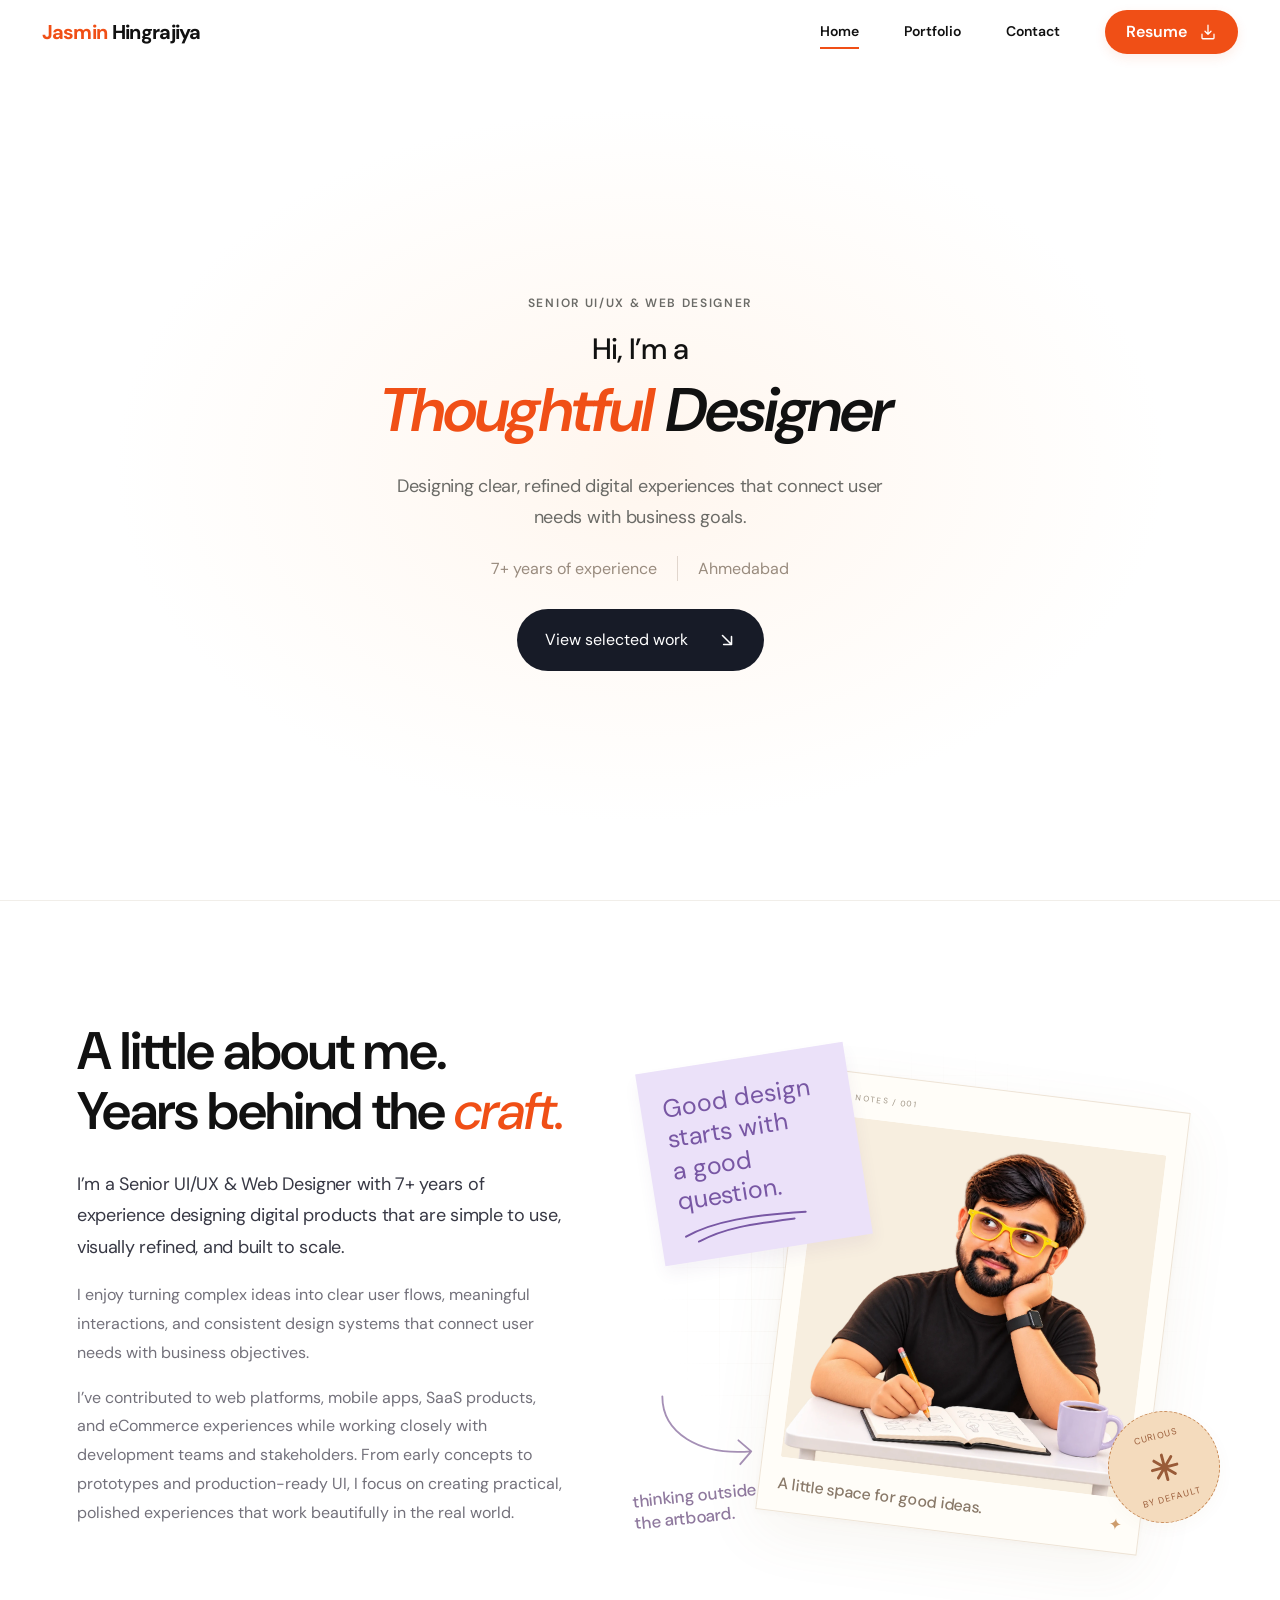
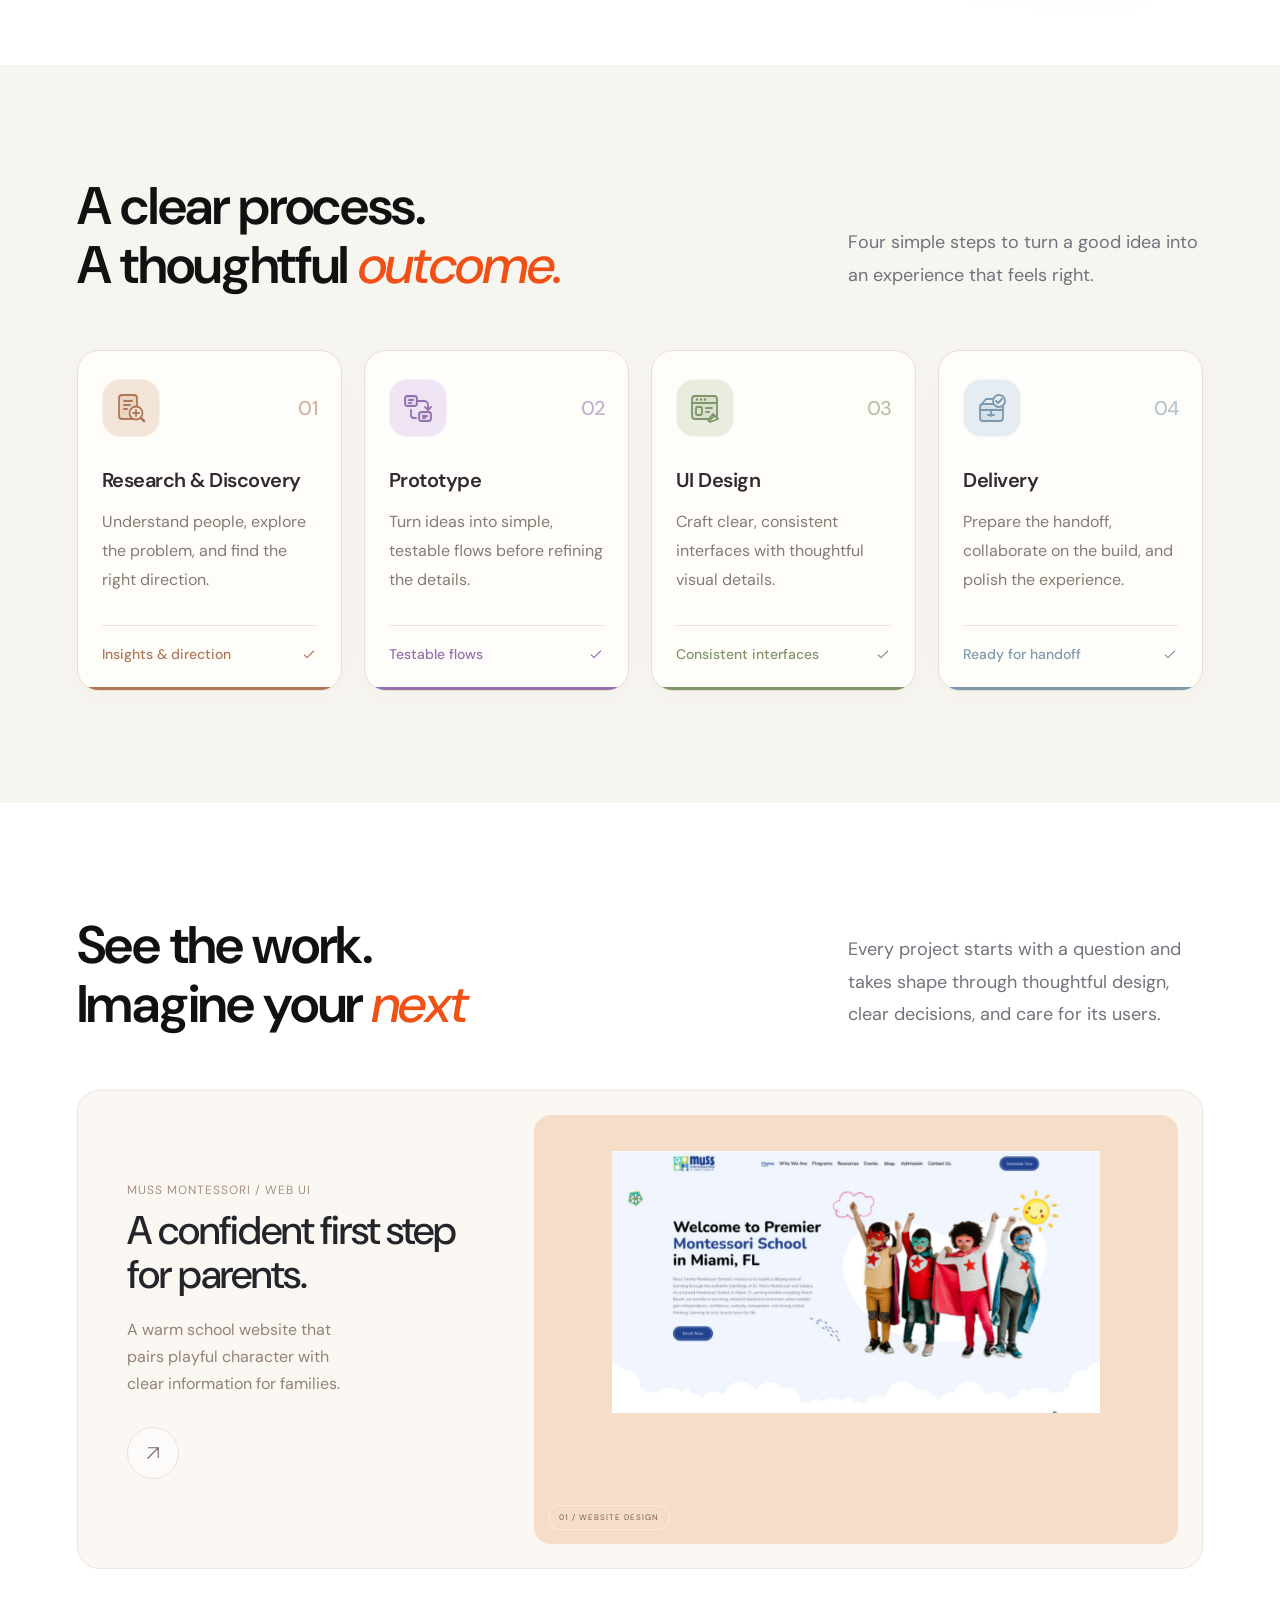
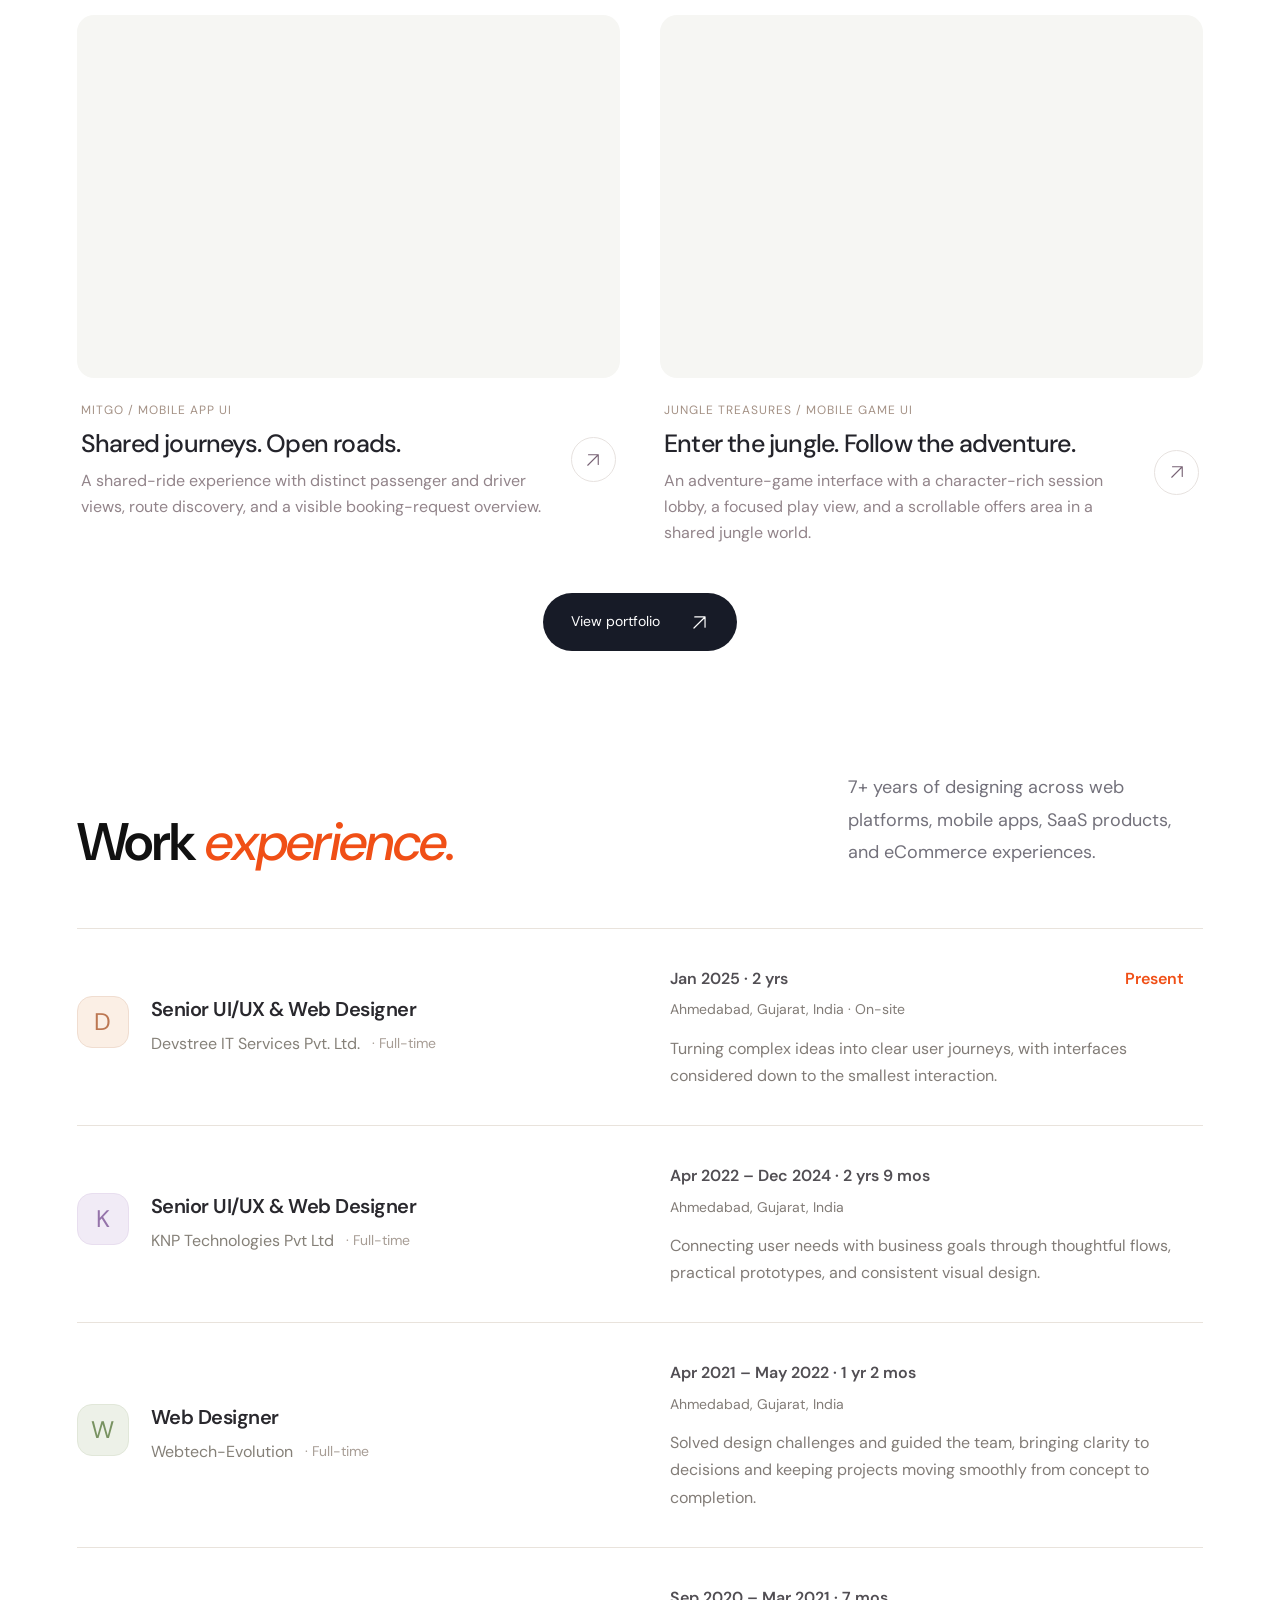
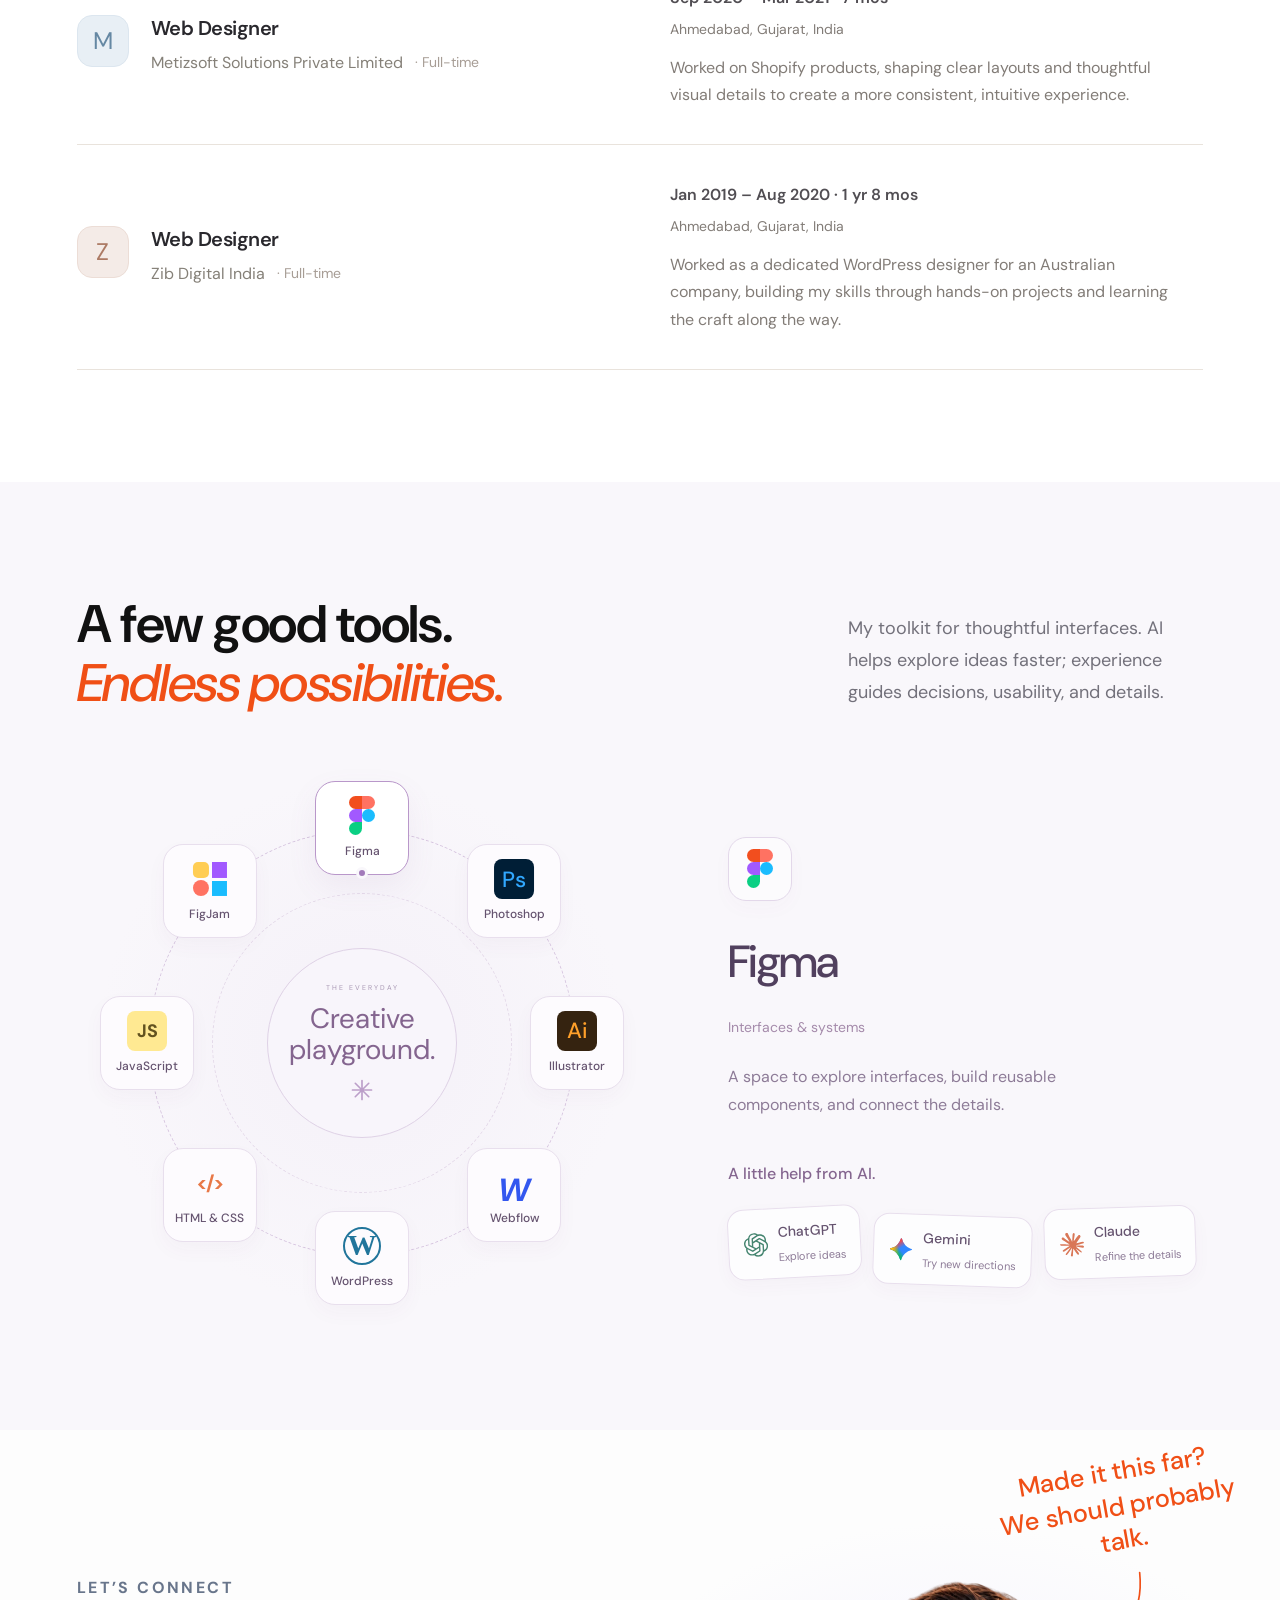
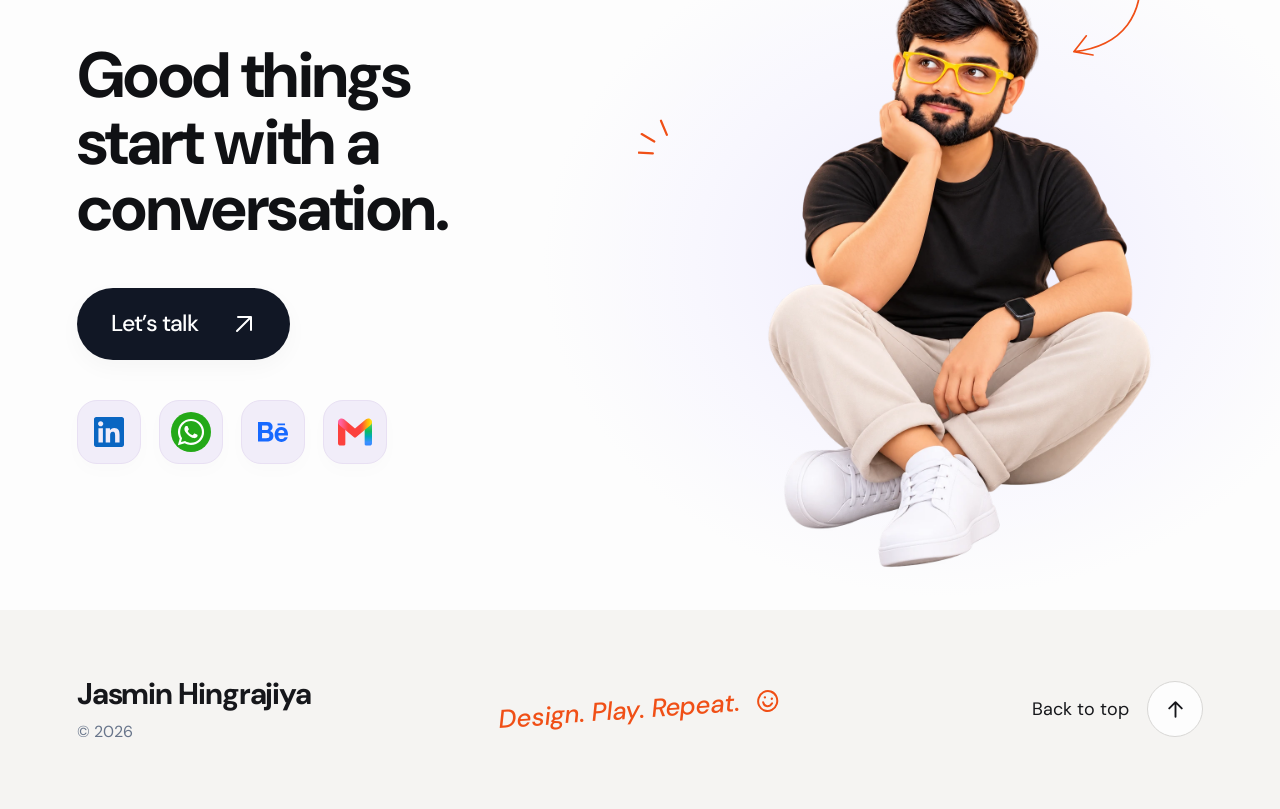
<file: index.html>
<!doctype html>
<html lang="en">
  <head>
    <meta charset="utf-8">
    <meta name="viewport" content="width=device-width, initial-scale=1">
    <title>Jasmin Hingrajiya | Portfolio</title>
    <meta name="description" content="Jasmin Hingrajiya is a Senior UI/UX &amp; Web Designer based in Ahmedabad with 7+ years of experience across web, mobile, SaaS, and eCommerce.">
    <meta name="robots" content="index, follow">
    <meta name="theme-color" content="#ffffff">
    <meta property="og:type" content="website">
    <meta property="og:title" content="Jasmin Hingrajiya | Portfolio">
    <meta property="og:description" content="Jasmin Hingrajiya is a Senior UI/UX &amp; Web Designer based in Ahmedabad with 7+ years of experience across web, mobile, SaaS, and eCommerce.">
    <meta name="twitter:card" content="summary">
    <meta name="twitter:title" content="Jasmin Hingrajiya | Portfolio">
    <meta name="twitter:description" content="Jasmin Hingrajiya is a Senior UI/UX &amp; Web Designer based in Ahmedabad with 7+ years of experience across web, mobile, SaaS, and eCommerce.">
    <!-- Add a canonical URL and absolute social image URL once the domain is confirmed. -->
    <link rel="icon" href="assets/images/favicon.svg" type="image/svg+xml">
    <link rel="preload" href="assets/fonts/DM-Sans-Variable.woff2" as="font" type="font/woff2" crossorigin>
    <link rel="stylesheet" href="assets/css/global.css">
    <link rel="stylesheet" href="assets/css/connect.css">
    <link rel="stylesheet" href="assets/css/home.css">
    <link rel="stylesheet" href="assets/css/mobile-projects.css">
    <link rel="stylesheet" href="assets/css/game-projects.css">
    <script id="profile-structured-data" type="application/ld+json">{"@context": "https://schema.org", "@type": "Person", "name": "Jasmin Hingrajiya", "jobTitle": "Senior UI/UX & Web Designer", "description": "Jasmin Hingrajiya is a Senior UI/UX & Web Designer based in Ahmedabad with 7+ years of experience across web, mobile, SaaS, and eCommerce.", "address": {"@type": "PostalAddress", "addressLocality": "Ahmedabad"}, "sameAs": ["https://www.linkedin.com/in/hingrajiya-jasmin-17271a164/"], "knowsAbout": ["UI/UX design", "Web design", "User flows", "Interaction design", "Design systems", "Prototyping", "SaaS design", "eCommerce design"]}</script>
  </head>
  <body>
    <a class="skip-link" href="#main">Skip to content</a>
    <header class="site-header">
      <a class="brand" href="index.html" aria-label="Jasmin Hingrajiya home">Jasmin<span class="brand-lastname"> Hingrajiya</span></a>
      <nav aria-label="Main navigation">
        <a class="nav-link is-active" href="index.html" aria-current="page">Home</a>
        <a class="nav-link" href="portfolio.html">Portfolio</a>
        <a class="nav-link" href="contact.html">Contact</a>
        <a class="resume-download" href="assets/documents/jasmin-hingrajiya-resume.pdf" download="Jasmin-Hingrajiya-Resume.pdf">Resume <svg width="17" height="17" viewBox="0 0 24 24" fill="none" aria-hidden="true"><path d="M12 3v12m-4-4 4 4 4-4M4 15v5a1 1 0 0 0 1 1h14a1 1 0 0 0 1-1v-5" stroke="currentColor" stroke-width="1.7" stroke-linecap="round" stroke-linejoin="round"/></svg></a>
      </nav>
    </header>

    <main id="main">
      <section id="home" class="hero personalized-hero" aria-labelledby="hero-title">
        <div class="hero-characters" aria-hidden="true">
          <figure class="character character-thinking">
            <img src="assets/images/hero-thinking.webp" width="640" height="640" alt="" fetchpriority="high">
            <figcaption>“Which problem<br>deserves solving?”<span class="note-line note-purple"></span></figcaption>
          </figure>
          <figure class="character character-writing">
            <img src="assets/images/hero-writing.webp" width="640" height="640" alt="">
            <figcaption>“Let’s try the<br>shorter path.”<span class="note-line note-green"></span></figcaption>
          </figure>
          <figure class="character character-laptop">
            <img src="assets/images/hero-laptop.webp" width="640" height="640" alt="">
            <figcaption>“Make the next<br>move obvious.”<span class="note-line note-orange"></span></figcaption>
          </figure>
          <figure class="character character-detail">
            <img src="assets/images/hero-detail.webp" width="640" height="640" alt="">
            <figcaption>“That gap changes<br>the rhythm.”<span class="note-line note-purple"></span></figcaption>
          </figure>
        </div>
        <div class="hero-content">
          <p class="hero-eyebrow">Senior UI/UX &amp; Web Designer</p>
          <div class="hero-headline-wrap">
            <h1 id="hero-title" class="rotating-headline">
              <span class="headline-accessible">Thoughtful UI/UX and product design by Jasmin Hingrajiya</span>
              <span class="headline-phrases" aria-hidden="true"><span class="headline-greeting">Hi, I’m a</span>
                <span class="headline-role-slot"><span class="headline-role-measure"><span>Thoughtful Designer</span><span>Creative Problem Solver</span><span>Strategic Design Partner</span><span>Detail-Driven Designer</span></span><em class="headline-role" data-roles='["Thoughtful Designer","Creative Problem Solver","Strategic Design Partner","Detail-Driven Designer"]'><span class="headline-role-prefix">Thoughtful</span> <span class="headline-role-title">Designer</span></em></span>
              </span>
            </h1>
          </div>
          <p class="intro">Designing clear, refined digital experiences that connect user needs with business goals.</p>
          <p class="hero-profile-details"><span>7+ years of experience</span><span>Ahmedabad</span></p>
          <a class="portfolio-button" href="#projects">View selected work <svg aria-hidden="true" width="18" height="18" viewBox="0 0 16 16" fill="none"><path d="m4 4 8 8M5 12h7V5" stroke="currentColor" stroke-width="1.4" stroke-linecap="round" stroke-linejoin="round"/></svg></a>
        </div>
      </section>

      <section id="about" class="editorial-section about-section" aria-labelledby="about-title">
        <div class="content-shell">
          <div class="about-grid">
            <div class="about-copy reveal">
              <h2 id="about-title" class="section-title">A little about me.<br>Years behind the <em>craft.</em></h2>
              <p class="section-lead">I’m a Senior UI/UX &amp; Web Designer with 7+ years of experience designing digital products that are simple to use, visually refined, and built to scale.</p>
              <p class="body-copy">I enjoy turning complex ideas into clear user flows, meaningful interactions, and consistent design systems that connect user needs with business objectives.</p>
              <p class="body-copy">I’ve contributed to web platforms, mobile apps, SaaS products, and eCommerce experiences while working closely with development teams and stakeholders. From early concepts to prototypes and production-ready UI, I focus on creating practical, polished experiences that work beautifully in the real world.</p>

            </div>
            <div class="about-collage reveal" aria-label="Illustrated designer inspiration collage">
              <div class="collage-grid" aria-hidden="true"></div>
              <div class="collage-paper"><span class="paper-index">FIELD NOTES / 001</span><img class="about-character" src="assets/images/about-designer.webp" width="1024" height="1024" alt="" loading="lazy"><div class="polaroid-caption"><span>A little space for good ideas.</span><span>✦</span></div></div>
              <div class="collage-note">Good design<br>starts with<br><b>a good question.</b><svg viewBox="0 0 130 22" fill="none" aria-hidden="true"><path d="M3 14c29-11 69-11 122-6M15 21c28-10 56-9 98-8" stroke="currentColor" stroke-width="2" stroke-linecap="round"/></svg></div>
              <div class="curiosity-seal" aria-hidden="true"><span>CURIOUS</span><svg viewBox="0 0 40 40" fill="none"><path d="M20 7v26M7 20h26M11 11l18 18M11 29l18-18" stroke="currentColor" stroke-width="3" stroke-linecap="round"/></svg><span>BY DEFAULT</span></div>
              <span class="collage-scribble">thinking outside<br>the artboard.</span>
              <svg class="collage-arrow" viewBox="0 0 120 90" fill="none" aria-hidden="true"><path d="M8 5c0 40 40 65 97 60m0 0L91 53m14 12L93 79" stroke="currentColor" stroke-width="2" stroke-linecap="round" stroke-linejoin="round"/></svg>
            </div>
          </div>
        </div>
      </section>

      <section id="progress" class="editorial-section process-section" aria-labelledby="progress-title">
        <div class="content-shell">
          <div class="section-heading reveal"><h2 id="progress-title" class="section-title">A clear process.<br>A thoughtful <em>outcome.</em></h2><p class="body-copy">Four simple steps to turn a good idea into an experience that feels right.</p></div>
          <div class="process-board">
            <ol class="work-steps" aria-label="My four-step design process">
              <li class="work-step reveal" data-step="1"><div class="step-top"><span class="step-icon" aria-hidden="true"><svg viewBox="0 0 32 32" fill="none" stroke="currentColor" stroke-width="1.8" stroke-linecap="round" stroke-linejoin="round"><rect x="4" y="3" width="18" height="24" rx="3" fill="currentColor" fill-opacity=".14"/><path d="M9 9h8M9 13h6M9 17h3"/><circle cx="21" cy="21" r="6.5" fill="var(--step-tint)"/><path d="m26 26 3 3" stroke-width="2.5"/><path d="M18 21h6m-3-3v6"/></svg></span><span class="step-number" aria-hidden="true">01</span></div><h3>Research & Discovery</h3><p>Understand people, explore the problem, and find the right direction.</p><div class="step-outcome"><span>Insights & direction</span><svg aria-hidden="true" width="16" height="16" viewBox="0 0 24 24" fill="none"><path d="m5 12 4 4L19 6" stroke="currentColor" stroke-width="1.6" stroke-linecap="round" stroke-linejoin="round"/></svg></div><div class="step-progress" aria-hidden="true"><span class="step-progress-fill"></span></div></li>
              <li class="work-step reveal" data-step="2"><div class="step-top"><span class="step-icon" aria-hidden="true"><svg viewBox="0 0 32 32" fill="none" stroke="currentColor" stroke-width="1.8" stroke-linecap="round" stroke-linejoin="round"><rect x="3" y="4" width="12" height="10" rx="2.5" fill="currentColor" fill-opacity=".14"/><path d="M7 8h4m-4 3h2M15 9h7a4 4 0 0 1 4 4v5m-3-3 3 3 3-3"/><rect x="17" y="20" width="12" height="9" rx="2.5" fill="currentColor" fill-opacity=".14"/><path d="M21 24h4m-4 2h2M9 18v5a3 3 0 0 0 3 3h2"/></svg></span><span class="step-number" aria-hidden="true">02</span></div><h3>Prototype</h3><p>Turn ideas into simple, testable flows before refining the details.</p><div class="step-outcome"><span>Testable flows</span><svg aria-hidden="true" width="16" height="16" viewBox="0 0 24 24" fill="none"><path d="m5 12 4 4L19 6" stroke="currentColor" stroke-width="1.6" stroke-linecap="round" stroke-linejoin="round"/></svg></div><div class="step-progress" aria-hidden="true"><span class="step-progress-fill"></span></div></li>
              <li class="work-step reveal" data-step="3"><div class="step-top"><span class="step-icon" aria-hidden="true"><svg viewBox="0 0 32 32" fill="none" stroke="currentColor" stroke-width="1.8" stroke-linecap="round" stroke-linejoin="round"><rect x="3" y="4" width="25" height="23" rx="3" fill="currentColor" fill-opacity=".14"/><path d="M3 11h25"/><path d="M8 7.5h.1m3.9 0h.1m3.9 0h.1" stroke-width="2.5"/><rect x="7" y="15" width="6" height="8" rx="1.5"/><path d="M17 16h6m-6 4h3"/><path d="m24 22 5 5-8 3-2-2 5-6Z" fill="var(--step-tint)"/><path d="m21 28 4-4"/></svg></span><span class="step-number" aria-hidden="true">03</span></div><h3>UI Design</h3><p>Craft clear, consistent interfaces with thoughtful visual details.</p><div class="step-outcome"><span>Consistent interfaces</span><svg aria-hidden="true" width="16" height="16" viewBox="0 0 24 24" fill="none"><path d="m5 12 4 4L19 6" stroke="currentColor" stroke-width="1.6" stroke-linecap="round" stroke-linejoin="round"/></svg></div><div class="step-progress" aria-hidden="true"><span class="step-progress-fill"></span></div></li>
              <li class="work-step reveal" data-step="4"><div class="step-top"><span class="step-icon" aria-hidden="true"><svg viewBox="0 0 32 32" fill="none" stroke="currentColor" stroke-width="1.8" stroke-linecap="round" stroke-linejoin="round"><rect x="4" y="12" width="23" height="17" rx="3" fill="currentColor" fill-opacity=".14"/><path d="m5 13 5-6h9M4 18h23M15 19v5m-3-1h6"/><circle cx="23" cy="9" r="6" fill="var(--step-tint)"/><path d="m20 9 2 2 4-4" stroke-width="2"/></svg></span><span class="step-number" aria-hidden="true">04</span></div><h3>Delivery</h3><p>Prepare the handoff, collaborate on the build, and polish the experience.</p><div class="step-outcome"><span>Ready for handoff</span><svg aria-hidden="true" width="16" height="16" viewBox="0 0 24 24" fill="none"><path d="m5 12 4 4L19 6" stroke="currentColor" stroke-width="1.6" stroke-linecap="round" stroke-linejoin="round"/></svg></div><div class="step-progress" aria-hidden="true"><span class="step-progress-fill"></span></div></li>
            </ol>
          </div>
        </div>
      </section>

      <section id="projects" class="editorial-section portfolio-section" aria-labelledby="projects-title">
        <div class="content-shell">
          <div class="section-heading reveal"><h2 id="projects-title" class="section-title">See the work.<br>Imagine your <em>next</em></h2><p class="body-copy">Every project starts with a question and takes shape through thoughtful design, clear decisions, and care for its users.</p></div>
          <div class="project-grid">
<article class="project-card featured-project reveal" data-category="web">
              <div class="project-art portfolio-device-art" data-device-project="muss-montessori"><div class="device-preview-frame"><img class="portfolio-device-cover" src="assets/images/projects/desktop-monitor.webp" alt="Muss Montessori website displayed inside a front-facing desktop monitor." width="1536" height="1024" loading="lazy" decoding="async"><div class="device-scroll-window" aria-hidden="true"><img class="device-scroll-content" src="assets/images/projects/muss-montessori-original.jpg" alt="" width="1248" height="6918" loading="lazy" decoding="async"></div></div><button class="project-preview" type="button" data-project="muss-montessori" aria-label="Explore Muss Montessori web ui"><span class="cover-action" aria-hidden="true">View<br>project <svg aria-hidden="true" width="18" height="18" viewBox="0 0 24 24" fill="none"><path d="M5 19 19 5M6 5h13v13" stroke="currentColor" stroke-width="1.5" stroke-linecap="round" stroke-linejoin="round"/></svg></span></button><span class="cover-index">01 / WEBSITE DESIGN</span></div>
              <div class="project-meta"><div><p class="project-type">Muss Montessori / Web UI</p><h3>A confident first step for parents.</h3><p>A warm school website that pairs playful character with clear information for families.</p></div><button type="button" class="project-open" data-project="muss-montessori" aria-label="Read Muss Montessori project details"><svg aria-hidden="true" width="18" height="18" viewBox="0 0 24 24" fill="none"><path d="M5 19 19 5M6 5h13v13" stroke="currentColor" stroke-width="1.5" stroke-linecap="round" stroke-linejoin="round"/></svg></button></div>
            </article>
<article class="project-card reveal" data-category="app">
              <div class="project-art portfolio-app-art" data-device-project="mitgo"><img class="portfolio-app-cover" src="assets/images/projects/mobile/mitgo-cover.png" alt="MitGo original app screens presented in graphite smartphone frames." width="1200" height="800" loading="lazy" decoding="async"><button class="project-preview" type="button" data-project="mitgo" aria-label="Explore MitGo mobile app ui"><span class="cover-action" aria-hidden="true">View<br>project <svg aria-hidden="true" width="18" height="18" viewBox="0 0 24 24" fill="none"><path d="M5 19 19 5M6 5h13v13" stroke="currentColor" stroke-width="1.5" stroke-linecap="round" stroke-linejoin="round"/></svg></span></button></div>
              <div class="project-meta"><div><p class="project-type">MitGo / Mobile App UI</p><h3>Shared journeys. Open roads.</h3><p>A shared-ride experience with distinct passenger and driver views, route discovery, and a visible booking-request overview.</p></div><button type="button" class="project-open" data-project="mitgo" aria-label="Read MitGo project details"><svg aria-hidden="true" width="18" height="18" viewBox="0 0 24 24" fill="none"><path d="M5 19 19 5M6 5h13v13" stroke="currentColor" stroke-width="1.5" stroke-linecap="round" stroke-linejoin="round"/></svg></button></div>
            </article>
<article class="project-card reveal" data-category="game">
              <div class="project-art portfolio-app-art" data-device-project="jungle-treasures"><img class="portfolio-app-cover" src="assets/images/projects/games/jungle-treasures-cover.png" alt="Jungle Treasures original game screens presented in portrait graphite smartphone frames." width="1200" height="800" loading="lazy" decoding="async"><button class="project-preview" type="button" data-project="jungle-treasures" aria-label="Explore Jungle Treasures mobile game ui"><span class="cover-action" aria-hidden="true">View<br>project <svg aria-hidden="true" width="18" height="18" viewBox="0 0 24 24" fill="none"><path d="M5 19 19 5M6 5h13v13" stroke="currentColor" stroke-width="1.5" stroke-linecap="round" stroke-linejoin="round"/></svg></span></button></div>
              <div class="project-meta"><div><p class="project-type">Jungle Treasures / Mobile Game UI</p><h3>Enter the jungle. Follow the adventure.</h3><p>An adventure-game interface with a character-rich session lobby, a focused play view, and a scrollable offers area in a shared jungle world.</p></div><button type="button" class="project-open" data-project="jungle-treasures" aria-label="Read Jungle Treasures project details"><svg aria-hidden="true" width="18" height="18" viewBox="0 0 24 24" fill="none"><path d="M5 19 19 5M6 5h13v13" stroke="currentColor" stroke-width="1.5" stroke-linecap="round" stroke-linejoin="round"/></svg></button></div>
            </article>
          </div>
          <div class="portfolio-cta reveal"><a id="view-portfolio" class="portfolio-button" href="portfolio.html">View portfolio <svg aria-hidden="true" width="19" height="19" viewBox="0 0 24 24" fill="none"><path d="M5 19 19 5M6 5h13v13" stroke="currentColor" stroke-width="1.5" stroke-linecap="round" stroke-linejoin="round"/></svg></a></div>
        </div>
      </section>

      <section id="experience" class="editorial-section experience-section" aria-labelledby="experience-title">
        <div class="content-shell">
          <div class="section-heading reveal"><h2 id="experience-title" class="section-title">Work <em>experience.</em></h2><p class="body-copy">7+ years of designing across web platforms, mobile apps, SaaS products, and eCommerce experiences.</p></div>
          <div class="career-list">
            <article class="career-row reveal"><div class="career-role"><span class="company-icon" aria-hidden="true">D</span><div><h3>Senior UI/UX &amp; Web Designer</h3><p>Devstree IT Services Pvt. Ltd. <span class="role-status">· Full-time</span></p></div></div><div class="career-description"><p class="career-period career-period-current"><span>Jan 2025 <span class="career-duration" data-duration-start="2025-01" data-duration-end="">· 1 yr 10 mos</span></span><span class="career-present">Present</span></p><p class="career-location">Ahmedabad, Gujarat, India · On-site</p><p class="career-summary">Turning complex ideas into clear user journeys, with interfaces considered down to the smallest interaction.</p></div></article>
            <article class="career-row reveal"><div class="career-role"><span class="company-icon" aria-hidden="true">K</span><div><h3>Senior UI/UX &amp; Web Designer</h3><p>KNP Technologies Pvt Ltd <span class="role-status">· Full-time</span></p></div></div><div class="career-description"><p class="career-period">Apr 2022 – Dec 2024 <span class="career-duration" data-duration-start="2022-04" data-duration-end="2024-12">· 2 yrs 9 mos</span></p><p class="career-location">Ahmedabad, Gujarat, India</p><p class="career-summary">Connecting user needs with business goals through thoughtful flows, practical prototypes, and consistent visual design.</p></div></article>
            <article class="career-row reveal"><div class="career-role"><span class="company-icon" aria-hidden="true">W</span><div><h3>Web Designer</h3><p>Webtech-Evolution <span class="role-status">· Full-time</span></p></div></div><div class="career-description"><p class="career-period">Apr 2021 – May 2022 <span class="career-duration" data-duration-start="2021-04" data-duration-end="2022-05">· 1 yr 2 mos</span></p><p class="career-location">Ahmedabad, Gujarat, India</p><p class="career-summary">Solved design challenges and guided the team, bringing clarity to decisions and keeping projects moving smoothly from concept to completion.</p></div></article>
            <article class="career-row reveal"><div class="career-role"><span class="company-icon" aria-hidden="true">M</span><div><h3>Web Designer</h3><p>Metizsoft Solutions Private Limited <span class="role-status">· Full-time</span></p></div></div><div class="career-description"><p class="career-period">Sep 2020 – Mar 2021 <span class="career-duration" data-duration-start="2020-09" data-duration-end="2021-03">· 7 mos</span></p><p class="career-location">Ahmedabad, Gujarat, India</p><p class="career-summary">Worked on Shopify products, shaping clear layouts and thoughtful visual details to create a more consistent, intuitive experience.</p></div></article>
            <article class="career-row reveal"><div class="career-role"><span class="company-icon" aria-hidden="true">Z</span><div><h3>Web Designer</h3><p>Zib Digital India <span class="role-status">· Full-time</span></p></div></div><div class="career-description"><p class="career-period">Jan 2019 – Aug 2020 <span class="career-duration" data-duration-start="2019-01" data-duration-end="2020-08">· 1 yr 8 mos</span></p><p class="career-location">Ahmedabad, Gujarat, India</p><p class="career-summary">Worked as a dedicated WordPress designer for an Australian company, building my skills through hands-on projects and learning the craft along the way.</p></div></article>
          </div>
        </div>
      </section>

      <section id="stack" class="editorial-section stack-section" aria-labelledby="stack-title">
        <div class="content-shell">
          <div class="section-heading reveal"><h2 id="stack-title" class="section-title">A few good tools.<br><em>Endless possibilities.</em></h2><p class="body-copy">My toolkit for thoughtful interfaces. AI helps explore ideas faster; experience guides decisions, usability, and details.</p></div>
          <div class="stack-layout reveal"><div class="tool-grid" role="group" aria-label="Explore my design toolkit">
            <button type="button" class="tool-card is-selected" aria-pressed="true" data-tool="figma"><span class="tool-mark figma-mark" aria-hidden="true"><i></i><i></i><i></i><i></i><i></i></span><span><b>Figma</b><small>Interfaces &amp; systems</small></span><span class="tool-arrow" aria-hidden="true"><svg aria-hidden="true" width=".85em" height=".85em" viewBox="0 0 24 24" fill="none" style="vertical-align:-.08em"><path d="M5 19 19 5M6 5h13v13" stroke="currentColor" stroke-width="1.6" stroke-linecap="round" stroke-linejoin="round"/></svg></span></button>
            <button type="button" class="tool-card" aria-pressed="false" data-tool="photoshop"><span class="tool-mark photoshop-mark" aria-hidden="true">Ps</span><span><b>Photoshop</b><small>Images &amp; visual polish</small></span><span class="tool-arrow" aria-hidden="true"><svg aria-hidden="true" width=".85em" height=".85em" viewBox="0 0 24 24" fill="none" style="vertical-align:-.08em"><path d="M5 19 19 5M6 5h13v13" stroke="currentColor" stroke-width="1.6" stroke-linecap="round" stroke-linejoin="round"/></svg></span></button>
            <button type="button" class="tool-card" aria-pressed="false" data-tool="illustrator"><span class="tool-mark illustrator-mark" aria-hidden="true">Ai</span><span><b>Illustrator</b><small>Visual storytelling</small></span><span class="tool-arrow" aria-hidden="true"><svg aria-hidden="true" width=".85em" height=".85em" viewBox="0 0 24 24" fill="none" style="vertical-align:-.08em"><path d="M5 19 19 5M6 5h13v13" stroke="currentColor" stroke-width="1.6" stroke-linecap="round" stroke-linejoin="round"/></svg></span></button>
            <button type="button" class="tool-card" aria-pressed="false" data-tool="webflow"><span class="tool-mark webflow-mark" aria-hidden="true">W</span><span><b>Webflow</b><small>Visual development</small></span><span class="tool-arrow" aria-hidden="true"><svg aria-hidden="true" width=".85em" height=".85em" viewBox="0 0 24 24" fill="none" style="vertical-align:-.08em"><path d="M5 19 19 5M6 5h13v13" stroke="currentColor" stroke-width="1.6" stroke-linecap="round" stroke-linejoin="round"/></svg></span></button>
            <button type="button" class="tool-card" aria-pressed="false" data-tool="wordpress"><span class="tool-mark wordpress-mark" aria-hidden="true"><svg viewBox="0 0 40 40" width="40" height="40"><circle cx="20" cy="20" r="18" fill="none" stroke="currentColor" stroke-width="2"/><text x="20" y="29" text-anchor="middle" fill="currentColor" font-family="Georgia,serif" font-size="29">W</text></svg></span><span><b>WordPress</b><small>Websites &amp; publishing</small></span><span class="tool-arrow" aria-hidden="true"><svg aria-hidden="true" width=".85em" height=".85em" viewBox="0 0 24 24" fill="none" style="vertical-align:-.08em"><path d="M5 19 19 5M6 5h13v13" stroke="currentColor" stroke-width="1.6" stroke-linecap="round" stroke-linejoin="round"/></svg></span></button>
            <button type="button" class="tool-card" aria-pressed="false" data-tool="html"><span class="tool-mark html-mark" aria-hidden="true">&lt;/&gt;</span><span><b>HTML &amp; CSS</b><small>Structure &amp; style</small></span><span class="tool-arrow" aria-hidden="true"><svg aria-hidden="true" width=".85em" height=".85em" viewBox="0 0 24 24" fill="none" style="vertical-align:-.08em"><path d="M5 19 19 5M6 5h13v13" stroke="currentColor" stroke-width="1.6" stroke-linecap="round" stroke-linejoin="round"/></svg></span></button>
            <button type="button" class="tool-card" aria-pressed="false" data-tool="javascript"><span class="tool-mark js-mark" aria-hidden="true">JS</span><span><b>JavaScript</b><small>Interactions &amp; logic</small></span><span class="tool-arrow" aria-hidden="true"><svg aria-hidden="true" width=".85em" height=".85em" viewBox="0 0 24 24" fill="none" style="vertical-align:-.08em"><path d="M5 19 19 5M6 5h13v13" stroke="currentColor" stroke-width="1.6" stroke-linecap="round" stroke-linejoin="round"/></svg></span></button>
            <button type="button" class="tool-card" aria-pressed="false" data-tool="figjam"><span class="tool-mark figjam-mark" aria-hidden="true"><svg width="40" height="40" viewBox="0 0 40 40"><rect x="3" y="3" width="16" height="16" rx="5" fill="#ffcd54"/><path d="M22 3h15v16H22z" fill="#a259ff"/><circle cx="11" cy="29" r="8" fill="#ff7262"/><path d="M22 22h15v15H22z" fill="#1abcfe"/></svg></span><span><b>FigJam</b><small>Planning &amp; exploration</small></span><span class="tool-arrow" aria-hidden="true"><svg aria-hidden="true" width=".85em" height=".85em" viewBox="0 0 24 24" fill="none" style="vertical-align:-.08em"><path d="M5 19 19 5M6 5h13v13" stroke="currentColor" stroke-width="1.6" stroke-linecap="round" stroke-linejoin="round"/></svg></span></button>
            <div class="orbit-center" aria-hidden="true"><span>THE EVERYDAY</span><b>Creative<br>playground.</b><svg viewBox="0 0 50 50" fill="none"><path d="M25 8v34M8 25h34M13 13l24 24M13 37l24-24" stroke="currentColor" stroke-width="3" stroke-linecap="round"/></svg></div>
          </div>
          <div class="tool-inspector" data-selected-tool="figma"><div id="inspector-icon" aria-hidden="true"></div><h3 id="tool-name">Figma</h3><span id="tool-purpose">Interfaces &amp; systems</span>
          <p id="tool-note" class="tool-description" aria-live="polite">A space to explore interfaces, build reusable components, and connect the details.</p>
          <aside class="ai-companions" aria-label="AI tools for exploring design ideas">
            <p class="ai-companions-label">A little help from AI.</p>
            <ul class="ai-companions-list">
              <li class="ai-companion ai-companion-gpt"><span class="ai-companion-icon" aria-hidden="true"><svg fill="currentColor" fill-rule="evenodd" height="1em" style="flex:none;line-height:1" viewBox="0 0 24 24" width="1em" xmlns="http://www.w3.org/2000/svg"><title>OpenAI</title><path d="M9.205 8.658v-2.26c0-.19.072-.333.238-.428l4.543-2.616c.619-.357 1.356-.523 2.117-.523 2.854 0 4.662 2.212 4.662 4.566 0 .167 0 .357-.024.547l-4.71-2.759a.797.797 0 00-.856 0l-5.97 3.473zm10.609 8.8V12.06c0-.333-.143-.57-.429-.737l-5.97-3.473 1.95-1.118a.433.433 0 01.476 0l4.543 2.617c1.309.76 2.189 2.378 2.189 3.948 0 1.808-1.07 3.473-2.76 4.163zM7.802 12.703l-1.95-1.142c-.167-.095-.239-.238-.239-.428V5.899c0-2.545 1.95-4.472 4.591-4.472 1 0 1.927.333 2.712.928L8.23 5.067c-.285.166-.428.404-.428.737v6.898zM12 15.128l-2.795-1.57v-3.33L12 8.658l2.795 1.57v3.33L12 15.128zm1.796 7.23c-1 0-1.927-.332-2.712-.927l4.686-2.712c.285-.166.428-.404.428-.737v-6.898l1.974 1.142c.167.095.238.238.238.428v5.233c0 2.545-1.974 4.472-4.614 4.472zm-5.637-5.303l-4.544-2.617c-1.308-.761-2.188-2.378-2.188-3.948A4.482 4.482 0 014.21 6.327v5.423c0 .333.143.571.428.738l5.947 3.449-1.95 1.118a.432.432 0 01-.476 0zm-.262 3.9c-2.688 0-4.662-2.021-4.662-4.519 0-.19.024-.38.047-.57l4.686 2.71c.286.167.571.167.856 0l5.97-3.448v2.26c0 .19-.07.333-.237.428l-4.543 2.616c-.619.357-1.356.523-2.117.523zm5.899 2.83a5.947 5.947 0 005.827-4.756C22.287 18.339 24 15.84 24 13.296c0-1.665-.713-3.282-1.998-4.448.119-.5.19-.999.19-1.498 0-3.401-2.759-5.947-5.946-5.947-.642 0-1.26.095-1.88.31A5.962 5.962 0 0010.205 0a5.947 5.947 0 00-5.827 4.757C1.713 5.447 0 7.945 0 10.49c0 1.666.713 3.283 1.998 4.448-.119.5-.19 1-.19 1.499 0 3.401 2.759 5.946 5.946 5.946.642 0 1.26-.095 1.88-.309a5.96 5.96 0 004.162 1.713z"></path></svg></span><span><b>ChatGPT</b><small>Explore ideas</small></span></li>
              <li class="ai-companion ai-companion-gemini"><span class="ai-companion-icon" aria-hidden="true"><svg height="1em" style="flex:none;line-height:1" viewBox="0 0 24 24" width="1em" xmlns="http://www.w3.org/2000/svg"><title>Gemini</title><path d="M20.616 10.835a14.147 14.147 0 01-4.45-3.001 14.111 14.111 0 01-3.678-6.452.503.503 0 00-.975 0 14.134 14.134 0 01-3.679 6.452 14.155 14.155 0 01-4.45 3.001c-.65.28-1.318.505-2.002.678a.502.502 0 000 .975c.684.172 1.35.397 2.002.677a14.147 14.147 0 014.45 3.001 14.112 14.112 0 013.679 6.453.502.502 0 00.975 0c.172-.685.397-1.351.677-2.003a14.145 14.145 0 013.001-4.45 14.113 14.113 0 016.453-3.678.503.503 0 000-.975 13.245 13.245 0 01-2.003-.678z" fill="#3186FF"></path><path d="M20.616 10.835a14.147 14.147 0 01-4.45-3.001 14.111 14.111 0 01-3.678-6.452.503.503 0 00-.975 0 14.134 14.134 0 01-3.679 6.452 14.155 14.155 0 01-4.45 3.001c-.65.28-1.318.505-2.002.678a.502.502 0 000 .975c.684.172 1.35.397 2.002.677a14.147 14.147 0 014.45 3.001 14.112 14.112 0 013.679 6.453.502.502 0 00.975 0c.172-.685.397-1.351.677-2.003a14.145 14.145 0 013.001-4.45 14.113 14.113 0 016.453-3.678.503.503 0 000-.975 13.245 13.245 0 01-2.003-.678z" fill="url(#toolkit-gemini-0-_R_0_)"></path><path d="M20.616 10.835a14.147 14.147 0 01-4.45-3.001 14.111 14.111 0 01-3.678-6.452.503.503 0 00-.975 0 14.134 14.134 0 01-3.679 6.452 14.155 14.155 0 01-4.45 3.001c-.65.28-1.318.505-2.002.678a.502.502 0 000 .975c.684.172 1.35.397 2.002.677a14.147 14.147 0 014.45 3.001 14.112 14.112 0 013.679 6.453.502.502 0 00.975 0c.172-.685.397-1.351.677-2.003a14.145 14.145 0 013.001-4.45 14.113 14.113 0 016.453-3.678.503.503 0 000-.975 13.245 13.245 0 01-2.003-.678z" fill="url(#toolkit-gemini-1-_R_0_)"></path><path d="M20.616 10.835a14.147 14.147 0 01-4.45-3.001 14.111 14.111 0 01-3.678-6.452.503.503 0 00-.975 0 14.134 14.134 0 01-3.679 6.452 14.155 14.155 0 01-4.45 3.001c-.65.28-1.318.505-2.002.678a.502.502 0 000 .975c.684.172 1.35.397 2.002.677a14.147 14.147 0 014.45 3.001 14.112 14.112 0 013.679 6.453.502.502 0 00.975 0c.172-.685.397-1.351.677-2.003a14.145 14.145 0 013.001-4.45 14.113 14.113 0 016.453-3.678.503.503 0 000-.975 13.245 13.245 0 01-2.003-.678z" fill="url(#toolkit-gemini-2-_R_0_)"></path><defs><linearGradient gradientUnits="userSpaceOnUse" id="toolkit-gemini-0-_R_0_" x1="7" x2="11" y1="15.5" y2="12"><stop stop-color="#08B962"></stop><stop offset="1" stop-color="#08B962" stop-opacity="0"></stop></linearGradient><linearGradient gradientUnits="userSpaceOnUse" id="toolkit-gemini-1-_R_0_" x1="8" x2="11.5" y1="5.5" y2="11"><stop stop-color="#F94543"></stop><stop offset="1" stop-color="#F94543" stop-opacity="0"></stop></linearGradient><linearGradient gradientUnits="userSpaceOnUse" id="toolkit-gemini-2-_R_0_" x1="3.5" x2="17.5" y1="13.5" y2="12"><stop stop-color="#FABC12"></stop><stop offset=".46" stop-color="#FABC12" stop-opacity="0"></stop></linearGradient></defs></svg></span><span><b>Gemini</b><small>Try new directions</small></span></li>
              <li class="ai-companion ai-companion-claude"><span class="ai-companion-icon" aria-hidden="true"><svg height="1em" style="flex:none;line-height:1" viewBox="0 0 24 24" width="1em" xmlns="http://www.w3.org/2000/svg"><title>Claude</title><path d="M4.709 15.955l4.72-2.647.08-.23-.08-.128H9.2l-.79-.048-2.698-.073-2.339-.097-2.266-.122-.571-.121L0 11.784l.055-.352.48-.321.686.06 1.52.103 2.278.158 1.652.097 2.449.255h.389l.055-.157-.134-.098-.103-.097-2.358-1.596-2.552-1.688-1.336-.972-.724-.491-.364-.462-.158-1.008.656-.722.881.06.225.061.893.686 1.908 1.476 2.491 1.833.365.304.145-.103.019-.073-.164-.274-1.355-2.446-1.446-2.49-.644-1.032-.17-.619a2.97 2.97 0 01-.104-.729L6.283.134 6.696 0l.996.134.42.364.62 1.414 1.002 2.229 1.555 3.03.456.898.243.832.091.255h.158V9.01l.128-1.706.237-2.095.23-2.695.08-.76.376-.91.747-.492.584.28.48.685-.067.444-.286 1.851-.559 2.903-.364 1.942h.212l.243-.242.985-1.306 1.652-2.064.73-.82.85-.904.547-.431h1.033l.76 1.129-.34 1.166-1.064 1.347-.881 1.142-1.264 1.7-.79 1.36.073.11.188-.02 2.856-.606 1.543-.28 1.841-.315.833.388.091.395-.328.807-1.969.486-2.309.462-3.439.813-.042.03.049.061 1.549.146.662.036h1.622l3.02.225.79.522.474.638-.079.485-1.215.62-1.64-.389-3.829-.91-1.312-.329h-.182v.11l1.093 1.068 2.006 1.81 2.509 2.33.127.578-.322.455-.34-.049-2.205-1.657-.851-.747-1.926-1.62h-.128v.17l.444.649 2.345 3.521.122 1.08-.17.353-.608.213-.668-.122-1.374-1.925-1.415-2.167-1.143-1.943-.14.08-.674 7.254-.316.37-.729.28-.607-.461-.322-.747.322-1.476.389-1.924.315-1.53.286-1.9.17-.632-.012-.042-.14.018-1.434 1.967-2.18 2.945-1.726 1.845-.414.164-.717-.37.067-.662.401-.589 2.388-3.036 1.44-1.882.93-1.086-.006-.158h-.055L4.132 18.56l-1.13.146-.487-.456.061-.746.231-.243 1.908-1.312-.006.006z" fill="#D97757" fill-rule="nonzero"></path></svg></span><span><b>Claude</b><small>Refine the details</small></span></li>
            </ul>
          </aside></div></div>
        </div>
      </section>

      <section id="contact" class="contact-section" aria-labelledby="contact-title">
        <div class="contact-layout">
          <div class="contact-content">
            <p class="contact-eyebrow">Let’s connect</p>
            <h2 id="contact-title">Good things<br>start with a<br>conversation.</h2>
            <a class="contact-cta" href="contact.html#contact-form">Let’s talk
              <svg width="24" height="24" viewBox="0 0 24 24" fill="none" aria-hidden="true"><path d="M5 19 19 5M6 5h13v13" stroke="currentColor" stroke-width="2" stroke-linecap="round" stroke-linejoin="round"/></svg>
            </a>

            <div class="contact-details">
              <div class="contact-socials">
                <a class="contact-link contact-link-linkedin" id="linkedin-link" data-contact-channel="linkedin" href="https://www.linkedin.com/in/hingrajiya-jasmin-17271a164/" aria-label="LinkedIn" title="LinkedIn" target="_blank" rel="noopener noreferrer"><span class="contact-icon"><svg aria-hidden="true" role="img" viewBox="0 0 24 24" xmlns="http://www.w3.org/2000/svg"><path d="M20.447 20.452h-3.554v-5.569c0-1.328-.027-3.037-1.852-3.037-1.853 0-2.136 1.445-2.136 2.939v5.667H9.351V9h3.414v1.561h.046c.477-.9 1.637-1.85 3.37-1.85 3.601 0 4.267 2.37 4.267 5.455v6.286zM5.337 7.433c-1.144 0-2.063-.926-2.063-2.065 0-1.138.92-2.063 2.063-2.063 1.14 0 2.064.925 2.064 2.063 0 1.139-.925 2.065-2.064 2.065zm1.782 13.019H3.555V9h3.564v11.452zM22.225 0H1.771C.792 0 0 .774 0 1.729v20.542C0 23.227.792 24 1.771 24h20.451C23.2 24 24 23.227 24 22.271V1.729C24 .774 23.2 0 22.222 0h.003z"/></svg></span></a>
                <a class="contact-link contact-link-whatsapp" data-contact-channel="whatsapp" href="https://wa.me/918141673774" aria-label="WhatsApp" title="WhatsApp" target="_blank" rel="noopener noreferrer"><span class="contact-icon"><svg aria-hidden="true" viewBox="0 0 64 64" xmlns="http://www.w3.org/2000/svg"><circle cx="32" cy="32" r="32" fill="#24a918"/><svg x="11" y="8" width="42" height="48" viewBox="0 0 448 512"><path fill="#fff" d="M380.9 97.1C339 55.1 283.2 32 223.9 32c-122.4 0-222 99.6-222 222 0 39.1 10.2 77.3 29.6 111L0 480l117.7-30.9c32.4 17.7 68.9 27 106.1 27h.1c122.3 0 224.1-99.6 224.1-222 0-59.3-25.2-115-67.1-157zm-157 341.6c-33.2 0-65.7-8.9-94-25.7l-6.7-4-69.8 18.3L72 359.2l-4.4-7c-18.5-29.4-28.2-63.3-28.2-98.2 0-101.7 82.8-184.5 184.6-184.5 49.3 0 95.6 19.2 130.4 54.1 34.8 34.9 56.2 81.2 56.1 130.5 0 101.8-84.9 184.6-186.6 184.6zm101.2-138.2c-5.5-2.8-32.8-16.2-37.9-18-5.1-1.9-8.8-2.8-12.5 2.8-3.7 5.6-14.3 18-17.6 21.8-3.2 3.7-6.5 4.2-12 1.4-32.6-16.3-54-29.1-75.5-66-5.7-9.8 5.7-9.1 16.3-30.3 1.8-3.7.9-6.9-.5-9.7-1.4-2.8-12.5-30.1-17.1-41.2-4.5-10.8-9.1-9.3-12.5-9.5-3.2-.2-6.9-.2-10.6-.2-3.7 0-9.7 1.4-14.8 6.9-5.1 5.6-19.4 19-19.4 46.3 0 27.3 19.9 53.7 22.6 57.4 2.8 3.7 39.1 59.7 94.8 83.8 35.2 15.2 49 16.5 66.6 13.9 10.7-1.6 32.8-13.4 37.4-26.4 4.6-13 4.6-24.1 3.2-26.4-1.3-2.5-5-3.9-10.5-6.6z"/></svg></svg></span></a>
                <a class="contact-link contact-link-behance" data-contact-channel="behance" href="https://www.behance.net/hingrajjasmin" target="_blank" rel="noopener noreferrer" aria-label="Behance portfolio" title="Behance portfolio"><span class="contact-icon"><svg aria-hidden="true" role="img" viewBox="0 0 24 24" xmlns="http://www.w3.org/2000/svg"><path d="M16.969 16.927a2.561 2.561 0 0 0 1.901.677 2.501 2.501 0 0 0 1.531-.475c.362-.235.636-.584.779-.99h2.585a5.091 5.091 0 0 1-1.9 2.896 5.292 5.292 0 0 1-3.091.88 5.839 5.839 0 0 1-2.284-.433 4.871 4.871 0 0 1-1.723-1.211 5.657 5.657 0 0 1-1.08-1.874 7.057 7.057 0 0 1-.383-2.393c-.005-.8.129-1.595.396-2.349a5.313 5.313 0 0 1 5.088-3.604 4.87 4.87 0 0 1 2.376.563c.661.362 1.231.87 1.668 1.485a6.2 6.2 0 0 1 .943 2.133c.194.821.263 1.666.205 2.508h-7.699c-.063.79.184 1.574.688 2.187ZM6.947 4.084a8.065 8.065 0 0 1 1.928.198 4.29 4.29 0 0 1 1.49.638c.418.303.748.711.958 1.182.241.579.357 1.203.341 1.83a3.506 3.506 0 0 1-.506 1.961 3.726 3.726 0 0 1-1.503 1.287 3.588 3.588 0 0 1 2.027 1.437c.464.747.697 1.615.67 2.494a4.593 4.593 0 0 1-.423 2.032 3.945 3.945 0 0 1-1.163 1.413 5.114 5.114 0 0 1-1.683.807 7.135 7.135 0 0 1-1.928.259H0V4.084h6.947Zm-.235 12.9c.308.004.616-.029.916-.099a2.18 2.18 0 0 0 .766-.332c.228-.158.411-.371.534-.619.142-.317.208-.663.191-1.009a2.08 2.08 0 0 0-.642-1.715 2.618 2.618 0 0 0-1.696-.505h-3.54v4.279h3.471Zm13.635-5.967a2.13 2.13 0 0 0-1.654-.619 2.336 2.336 0 0 0-1.163.259 2.474 2.474 0 0 0-.738.62 2.359 2.359 0 0 0-.396.792c-.074.239-.12.485-.137.734h4.769a3.239 3.239 0 0 0-.679-1.785l-.002-.001Zm-13.813-.648a2.254 2.254 0 0 0 1.423-.433c.399-.355.607-.88.56-1.413a1.916 1.916 0 0 0-.178-.891 1.298 1.298 0 0 0-.495-.533 1.851 1.851 0 0 0-.711-.274 3.966 3.966 0 0 0-.835-.073H3.241v3.631h3.293v-.014ZM21.62 5.122h-5.976v1.527h5.976V5.122Z"/></svg></span></a>
                <a class="contact-link contact-link-email" data-contact-channel="email" href="mailto:hingrajiyajasmin@gmail.com" aria-label="Email" title="Email"><span class="contact-icon"><svg aria-hidden="true" width="256px" height="204px" viewBox="0 0 256 204" version="1.1" xmlns="http://www.w3.org/2000/svg" xmlns:xlink="http://www.w3.org/1999/xlink" preserveAspectRatio="xMidYMid">

    <defs>
        <linearGradient id="contact-gmail-a" x1="165" x2="165" y1="44" y2="166" gradientUnits="userSpaceOnUse">
            <stop stop-color="#60d673"></stop>
            <stop offset="0.17" stop-color="#42c868"></stop>
            <stop offset="0.39" stop-color="#0ebc5f"></stop>
            <stop offset="0.62" stop-color="#00a9bb"></stop>
            <stop offset="0.86" stop-color="#3c90ff"></stop>
            <stop offset="1" stop-color="#3186ff"></stop>
        </linearGradient>
        <linearGradient id="contact-gmail-b" x1="8" x2="184" y1="46.13" y2="46.13" gradientUnits="userSpaceOnUse">
            <stop offset="0.08" stop-color="#ff63a0"></stop>
            <stop offset="0.3" stop-color="#fc413d"></stop>
            <stop offset="0.5" stop-color="#fc413d"></stop>
            <stop offset="0.65" stop-color="#fc413d"></stop>
            <stop offset="0.72" stop-color="#fc5c30"></stop>
            <stop offset="0.86" stop-color="#feb10c"></stop>
            <stop offset="0.91" stop-color="#fec700"></stop>
            <stop offset="0.96" stop-color="#ffdb0f"></stop>
        </linearGradient>
    </defs>
    <g transform="matrix(1.454542, 0, 0, 1.454542, -11.636063, -37.817696)">
      <path fill="url(#contact-gmail-a)" d="M146 44h38v110c0 6.627-5.373 12-12 12h-20a6 6 0 0 1-6-6z"></path>
      <path fill="#fc413d" d="M46 44H8v110c0 6.627 5.373 12 12 12h20a6 6 0 0 0 6-6z"></path>
      <path fill="url(#contact-gmail-b)" d="M39.226 30.456c-8.033-6.752-20.018-5.714-26.77 2.319-6.752 8.032-5.714 20.017 2.319 26.77l76.078 63.949a8 8 0 0 0 10.295 0l76.078-63.95c8.032-6.752 9.07-18.737 2.318-26.77-6.752-8.032-18.737-9.07-26.769-2.318L96 78.18z"></path>
    </g>

</svg>
</span></a>
              </div>
            </div>
          </div>

          <figure class="contact-art">
            <figcaption class="contact-note">Made it this far?<br>We should probably<br>talk.</figcaption>
            <svg class="contact-arrow" viewBox="0 0 150 130" fill="none" aria-hidden="true"><path d="M116 8c5 48-18 88-79 95m0 0 15-19m-15 19 23 4" stroke="currentColor" stroke-width="2" stroke-linecap="round" stroke-linejoin="round"/></svg>
            <svg class="contact-spark" width="54" height="60" viewBox="0 0 54 60" fill="none" aria-hidden="true"><path d="m31 4 8 19M5 22l17 10M1 47l19 1" stroke="currentColor" stroke-width="3" stroke-linecap="round"/></svg>
            <img class="contact-character" src="assets/images/contact-character.webp" width="1024" height="1536" alt="" loading="lazy">
          </figure>
        </div>
      </section>
    </main>

    <dialog id="project-dialog" class="case-study-dialog" aria-labelledby="case-study-title">
      <div class="case-study-top"><span class="project-type" id="case-study-kind">Concept exploration</span><form method="dialog"><button class="case-study-close" aria-label="Close project details">×</button></form></div>
      <div id="case-study-device-preview" class="case-study-device-preview" hidden><div class="device-preview-frame"><img id="case-study-image" class="case-study-image" alt="" width="1536" height="1024" hidden><div class="device-scroll-window" aria-hidden="true"><img id="case-study-scroll-image" class="device-scroll-content" alt="" decoding="async"></div></div></div>
      <h2 id="case-study-title"></h2><p id="case-study-summary" class="section-lead"></p>
      <div id="case-study-mobile-preview" class="mobile-study" hidden></div>
      <h3>The idea</h3><p id="case-study-idea"></p>
      <h3>The design direction</h3><p id="case-study-direction"></p>
      <ul id="case-study-scope" class="case-study-scope" aria-label="Project scope" hidden></ul>
      <div id="case-study-outcome" hidden><h3>Design focus</h3><p></p></div>
      <a id="case-study-original" class="text-link" target="_blank" rel="noopener noreferrer" hidden>View full-page design ↗</a>
      <a id="case-study-website" class="text-link" target="_blank" rel="noopener noreferrer" hidden>Visit live website ↗</a>
      <p class="sample-note">Independent design concept. This preview explores a design direction and is not presented as a commissioned client project.</p>
      <a class="text-link" id="case-study-contact" href="contact.html#contact-form">Discuss a similar project <svg aria-hidden="true" width=".85em" height=".85em" viewBox="0 0 24 24" fill="none" style="vertical-align:-.08em"><path d="M5 19 19 5M6 5h13v13" stroke="currentColor" stroke-width="1.6" stroke-linecap="round" stroke-linejoin="round"/></svg></a>
    </dialog>

    <footer class="site-footer">
      <div class="footer-inner">
        <div class="footer-identity">
          <a class="footer-name" href="index.html">Jasmin Hingrajiya</a>
          <p class="footer-copyright">© <span id="year">2026</span></p>
        </div>
        <p class="footer-signature">Design. Play. Repeat.
          <svg width="26" height="28" viewBox="0 0 26 28" fill="none" aria-hidden="true"><ellipse cx="13" cy="14" rx="9.5" ry="10" transform="rotate(15 13 14)" stroke="currentColor" stroke-width="2"/><path d="M8.5 15.5c1.5 5 6.5 5 9 .5" stroke="currentColor" stroke-width="2" stroke-linecap="round"/><circle cx="10" cy="10.5" r="1.2" fill="currentColor"/><circle cx="17" cy="11.5" r="1.2" fill="currentColor"/></svg>
        </p>
        <a class="footer-top" href="#home">Back to top
          <span class="footer-top-icon"><svg width="25" height="25" viewBox="0 0 24 24" fill="none" aria-hidden="true"><path d="M12 19V5m-6 6 6-6 6 6" stroke="currentColor" stroke-width="1.8" stroke-linecap="round" stroke-linejoin="round"/></svg></span>
        </a>
      </div>
    </footer>
    <script id="portfolio-catalog" type="application/json">
[
  {
    "id": "muss-montessori",
    "brand": "Muss Montessori",
    "title": "Muss Montessori — A confident first step for parents.",
    "industry": "Education",
    "discipline": "Website design",
    "summary": "A warm school website that pairs playful character with clear information for families.",
    "idea": "Help families get a feel for the school, understand its educational approach, and find the next step towards a visit or admission.",
    "direction": "Blue accents, open layouts, playful illustrations, and children’s photography set an approachable tone. Programme navigation and prominent tour and enrolment actions keep useful information close.",
    "outcome": "An approachable school identity, clear parent navigation, and visible admission actions.",
    "scope": [
      "Website UI Design",
      "Information Hierarchy",
      "Education Website"
    ],
    "sample": false,
    "label": "Website design",
    "art": "devices",
    "category": "Website Design",
    "image": "assets/images/projects/desktop-monitor.webp",
    "imageAlt": "Muss Montessori website displayed inside a front-facing desktop monitor.",
    "originalDesign": "assets/images/projects/muss-montessori-original.jpg",
    "deviceScreen": {
      "referenceWidth": 1536,
      "referenceHeight": 1024,
      "corners": [
        [
          188,
          86
        ],
        [
          1350,
          86
        ],
        [
          1350,
          710
        ],
        [
          188,
          710
        ]
      ],
      "sourceWidth": 1248,
      "sourceHeight": 6918
    }
  },
  {
    "id": "mitgo",
    "brand": "MitGo",
    "title": "MitGo — Shared journeys. Open roads.",
    "industry": "Shared Mobility",
    "discipline": "Mobile app design",
    "summary": "A shared-ride experience with distinct passenger and driver views, route discovery, and a visible booking-request overview.",
    "idea": "Make it easy to recognise the two sides of a shared journey: finding a ride and offering seats on a planned route.",
    "direction": "Swiss landscape photography, deep blue surfaces, and bright teal actions frame route inputs, ride cards, and driver responsibilities.",
    "outcome": "Passenger search, driver publishing, and booking-request visibility.",
    "scope": [
      "Passenger Journey",
      "Driver Dashboard",
      "Route Discovery"
    ],
    "sample": false,
    "label": "Mobile app UI",
    "art": "mobile",
    "category": "Mobile App",
    "image": "assets/images/projects/mobile/mitgo-cover.png",
    "imageAlt": "MitGo original app screens presented in graphite smartphone frames.",
    "originalDesign": "assets/images/projects/mobile/mitgo-original.png",
    "mobilePresentation": {
      "sourceFile": "MitGo.png",
      "sourceWidth": 1490,
      "sourceHeight": 1333,
      "sourceSha256": "f39bdfb44d6e0546e3d6087c951b4cbe7ab535d2f97e51a0747f75ff0c66ad66",
      "device": "phone",
      "background": "#e0eeed",
      "ink": "#20534e",
      "headline": "Shared journeys. Open roads.",
      "index": 9,
      "coverScreens": [
        0,
        1,
        2
      ],
      "screens": [
        {
          "label": "Welcome to MitGo",
          "rect": [
            100,
            100,
            390,
            844
          ],
          "viewportHeight": 844
        },
        {
          "label": "Find a shared ride",
          "rect": [
            545,
            100,
            390,
            955
          ],
          "viewportHeight": 844
        },
        {
          "label": "Manage offered rides",
          "rect": [
            1000,
            100,
            390,
            1133
          ],
          "viewportHeight": 844
        }
      ]
    }
  },
  {
    "id": "jungle-treasures",
    "brand": "Jungle Treasures",
    "title": "Jungle Treasures — Enter the jungle. Follow the adventure.",
    "industry": "Adventure & Arcade Games",
    "discipline": "Mobile game UI design",
    "summary": "An adventure-game interface with a character-rich session lobby, a focused play view, and a scrollable offers area in a shared jungle world.",
    "idea": "Carry a strong adventure identity from the first screen into play, while keeping session entry, movement controls, and offer discovery visually distinct.",
    "direction": "A midnight blue setting, layered jungle artwork, luminous gold controls, and a recurring character connect the supplied screens. The offers view uses grouped cards to structure a longer content area.",
    "outcome": "World-building consistency, clear play controls, and organised offer discovery.",
    "scope": [
      "Adventure Lobby",
      "Gameplay HUD",
      "Offer Discovery"
    ],
    "sample": false,
    "label": "Mobile game UI",
    "art": "mobile",
    "category": "Games",
    "image": "assets/images/projects/games/jungle-treasures-cover.png",
    "imageAlt": "Jungle Treasures original game screens presented in portrait graphite smartphone frames.",
    "originalDesign": "assets/images/projects/games/jungle-treasures-original.png",
    "mobilePresentation": {
      "sourceFile": "Jungle Nova.png",
      "sourceWidth": 1473,
      "sourceHeight": 1404,
      "sourceSha256": "4626da21b82103ca160c70dc01f41e016e82275208cb2227ca2b6281111cccad",
      "device": "phone",
      "background": "#151c33",
      "ink": "#fff0d3",
      "glow": "#ae75d62b",
      "headline": "Enter the jungle. Follow the adventure.",
      "index": 4,
      "coverScreens": [
        0,
        1,
        2
      ],
      "screens": [
        {
          "label": "Enter Jungle Treasures",
          "rect": [
            100,
            100,
            390,
            841
          ],
          "viewportHeight": 841
        },
        {
          "label": "Adventure play view",
          "rect": [
            541,
            100,
            390,
            841
          ],
          "viewportHeight": 841
        },
        {
          "label": "Offers and partners",
          "rect": [
            982,
            100,
            391,
            1204
          ],
          "viewportHeight": 846
        }
      ]
    }
  }
]
    </script>
    <script id="toolkit-data" type="application/json">
{
  "figma": {
    "name": "Figma",
    "description": "A space to explore interfaces, build reusable components, and connect the details."
  },
  "photoshop": {
    "name": "Photoshop",
    "description": "Refine images, compose website visuals, and give every detail a polished finish."
  },
  "illustrator": {
    "name": "Illustrator",
    "description": "Explore identities, vector illustrations, and the little details that give a project character."
  },
  "webflow": {
    "name": "Webflow",
    "description": "Turn visual ideas into responsive web experiences with a visual development workflow."
  },
  "wordpress": {
    "name": "WordPress",
    "description": "Build and manage adaptable websites, from thoughtful page layouts to everyday content publishing."
  },
  "html": {
    "name": "HTML & CSS",
    "description": "Shape accessible structure and responsive presentation for the web."
  },
  "javascript": {
    "name": "JavaScript",
    "description": "Connect the interface with meaningful interactions and responsive behavior."
  },
  "figjam": {
    "name": "FigJam",
    "description": "Map user journeys, sketch possibilities, and shape a clear direction before moving into interface design."
  }
}
    </script>
    <script src="assets/js/mobile-projects.js" defer></script>
    <script src="assets/js/global.js" defer></script>
    <script src="assets/js/device-previews.js" defer></script>
    <script src="assets/js/home.js" defer></script>
  </body>
</html>
</file>
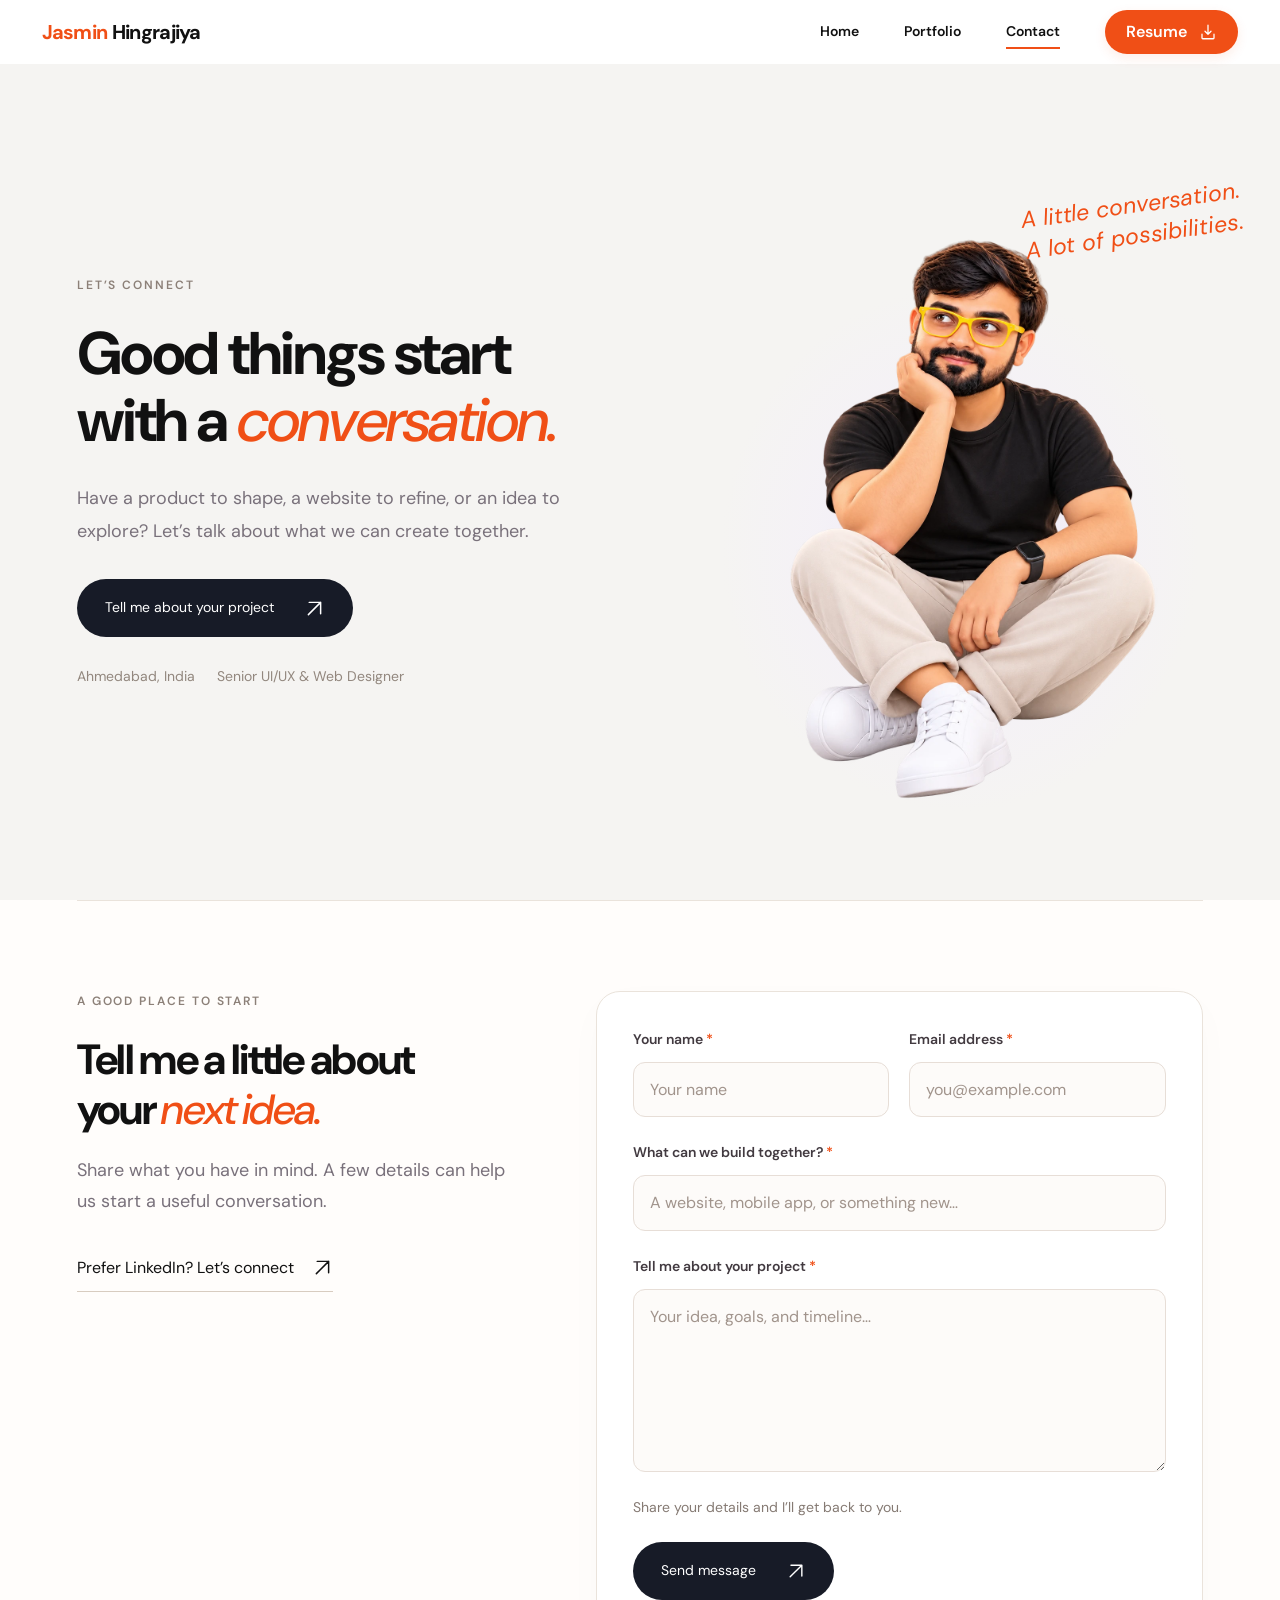
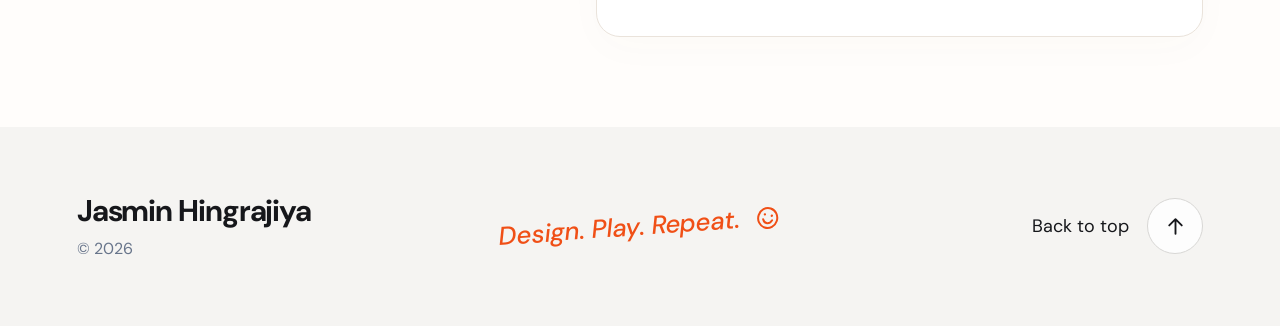
<file: contact.html>
<!doctype html>
<html lang="en">
  <head>
    <meta charset="utf-8">
    <meta name="viewport" content="width=device-width, initial-scale=1">
    <title>Contact | Jasmin Hingrajiya</title>
    <meta name="description" content="Jasmin Hingrajiya is a Senior UI/UX &amp; Web Designer based in Ahmedabad with 7+ years of experience across web, mobile, SaaS, and eCommerce.">
    <meta name="robots" content="index, follow">
    <meta name="theme-color" content="#ffffff">
    <meta property="og:type" content="website">
    <meta property="og:title" content="Contact | Jasmin Hingrajiya">
    <meta property="og:description" content="Jasmin Hingrajiya is a Senior UI/UX &amp; Web Designer based in Ahmedabad with 7+ years of experience across web, mobile, SaaS, and eCommerce.">
    <meta name="twitter:card" content="summary">
    <meta name="twitter:title" content="Contact | Jasmin Hingrajiya">
    <meta name="twitter:description" content="Jasmin Hingrajiya is a Senior UI/UX &amp; Web Designer based in Ahmedabad with 7+ years of experience across web, mobile, SaaS, and eCommerce.">
    <link rel="icon" href="assets/images/favicon.svg" type="image/svg+xml">
    <link rel="preload" href="assets/fonts/DM-Sans-Variable.woff2" as="font" type="font/woff2" crossorigin>
    <link rel="stylesheet" href="assets/css/global.css">
    <link rel="stylesheet" href="assets/css/contact.css">
  </head>
  <body class="contact-page" id="top">
    <a class="skip-link" href="#main-content">Skip to content</a>
    <header class="site-header">
      <a class="brand" href="index.html" aria-label="Jasmin Hingrajiya home">Jasmin<span class="brand-lastname"> Hingrajiya</span></a>
      <nav aria-label="Main navigation">
        <a class="nav-link" href="index.html">Home</a>
        <a class="nav-link" href="portfolio.html">Portfolio</a>
        <a class="nav-link is-active" href="contact.html" aria-current="page">Contact</a>
        <a class="resume-download" href="assets/documents/jasmin-hingrajiya-resume.pdf" download="Jasmin-Hingrajiya-Resume.pdf">Resume <svg width="17" height="17" viewBox="0 0 24 24" fill="none" aria-hidden="true"><path d="M12 3v12m-4-4 4 4 4-4M4 15v5a1 1 0 0 0 1 1h14a1 1 0 0 0 1-1v-5" stroke="currentColor" stroke-width="1.7" stroke-linecap="round" stroke-linejoin="round"/></svg></a>
      </nav>
    </header>
    <main id="main-content">
      <section class="contact-hero" aria-labelledby="contact-title">
        <div class="contact-hero-layout content-shell">
        <div class="contact-intro reveal">
          <p class="contact-kicker">LET’S CONNECT</p>
          <h1 id="contact-title">Good things start<br>with a <em>conversation.</em></h1>
          <p class="contact-lead">Have a product to shape, a website to refine, or an idea to explore? Let’s talk about what we can create together.</p>
          <a class="portfolio-button" href="#contact-form">Tell me about your project <svg width="21" height="21" viewBox="0 0 24 24" fill="none" aria-hidden="true"><path d="M5 19 19 5M6 5h13v13" stroke="currentColor" stroke-width="1.7" stroke-linecap="round" stroke-linejoin="round"/></svg></a>
          <div class="contact-facts"><span>Ahmedabad, India</span><span>Senior UI/UX &amp; Web Designer</span></div>
        </div>
        <figure class="contact-portrait reveal">
          <figcaption>A little conversation.<br>A lot of possibilities.</figcaption>
          <img src="assets/images/contact-character.webp" width="1024" height="1536" alt="Illustration of Jasmin with yellow glasses, seated in a relaxed pose" fetchpriority="high">
        </figure>
        </div>
      </section>
      <section class="contact-start content-shell" aria-labelledby="start-title">
        <div class="contact-form-layout">
          <div class="contact-start-heading reveal">
            <p class="contact-kicker">A GOOD PLACE TO START</p>
            <h2 id="start-title">Tell me a little about<br>your <em>next idea.</em></h2>
            <p>Share what you have in mind. A few details can help us start a useful conversation.</p>
            <a class="contact-message-link" href="https://www.linkedin.com/in/hingrajiya-jasmin-17271a164/" target="_blank" rel="noopener noreferrer">Prefer LinkedIn? Let’s connect <svg width="21" height="21" viewBox="0 0 24 24" fill="none" aria-hidden="true"><path d="M5 19 19 5M6 5h13v13" stroke="currentColor" stroke-width="1.7" stroke-linecap="round" stroke-linejoin="round"/></svg></a>
          </div>
          <form id="contact-form" class="contact-form reveal" aria-labelledby="start-title" action="https://formsubmit.co/a7b63cc43ec22302cfa29ab055179f73" method="post">
            <input type="hidden" name="_subject" value="Client enquiry">
            <input type="hidden" name="_template" value="table">
            <div class="form-honeypot" aria-hidden="true"><label for="contact-website">Leave this field empty</label><input id="contact-website" name="_honey" type="text" tabindex="-1" autocomplete="off"></div>
            <div class="form-field-row">
              <div class="form-field"><label for="contact-name">Your name <span aria-hidden="true">*</span></label><input id="contact-name" name="name" type="text" autocomplete="name" placeholder="Your name" required maxlength="100"></div>
              <div class="form-field"><label for="contact-email">Email address <span aria-hidden="true">*</span></label><input id="contact-email" name="email" type="email" autocomplete="email" placeholder="you@example.com" required maxlength="254"></div>
            </div>
            <div class="form-field"><label for="contact-project">What can we build together? <span aria-hidden="true">*</span></label><input id="contact-project" name="project" type="text" placeholder="A website, mobile app, or something new…" required maxlength="150"></div>
            <div class="form-field"><label for="contact-message">Tell me about your project <span aria-hidden="true">*</span></label><textarea id="contact-message" name="message" rows="6" placeholder="Your idea, goals, and timeline…" required minlength="10" maxlength="3000"></textarea></div>
            <p id="contact-delivery-note" class="form-note">Share your details and I’ll get back to you.</p>
            <button id="contact-submit" class="portfolio-button" type="submit">Send message <svg width="20" height="20" viewBox="0 0 24 24" fill="none" aria-hidden="true"><path d="M5 19 19 5M6 5h13v13" stroke="currentColor" stroke-width="1.7" stroke-linecap="round" stroke-linejoin="round"/></svg></button>
            <p id="contact-form-status" class="form-status" role="status" aria-live="polite" hidden></p>
            <noscript><p class="form-note">You’ll continue to a secure submission page to send your message.</p></noscript>
          </form>
        </div>
      </section>
    </main>
    <footer class="site-footer">
      <div class="footer-inner">
        <div class="footer-identity">
          <a class="footer-name" href="index.html">Jasmin Hingrajiya</a>
          <p class="footer-copyright">© <span id="year">2026</span></p>
        </div>
        <p class="footer-signature">Design. Play. Repeat.
          <svg width="26" height="28" viewBox="0 0 26 28" fill="none" aria-hidden="true"><ellipse cx="13" cy="14" rx="9.5" ry="10" transform="rotate(15 13 14)" stroke="currentColor" stroke-width="2"/><path d="M8.5 15.5c1.5 5 6.5 5 9 .5" stroke="currentColor" stroke-width="2" stroke-linecap="round"/><circle cx="10" cy="10.5" r="1.2" fill="currentColor"/><circle cx="17" cy="11.5" r="1.2" fill="currentColor"/></svg>
        </p>
        <a class="footer-top" href="#top">Back to top
          <span class="footer-top-icon"><svg width="25" height="25" viewBox="0 0 24 24" fill="none" aria-hidden="true"><path d="M12 19V5m-6 6 6-6 6 6" stroke="currentColor" stroke-width="1.8" stroke-linecap="round" stroke-linejoin="round"/></svg></span>
        </a>
      </div>
    </footer>
    <script id="contact-settings" type="application/json">
{
  "email": "hingrajiyajasmin@gmail.com",
  "endpoint": "https://formsubmit.co/a7b63cc43ec22302cfa29ab055179f73",
  "ajaxEndpoint": "https://formsubmit.co/ajax/a7b63cc43ec22302cfa29ab055179f73"
}
    </script>
    <script src="assets/js/global.js" defer></script>
    <script src="assets/js/contact.js" defer></script>
  </body>
</html>
</file>
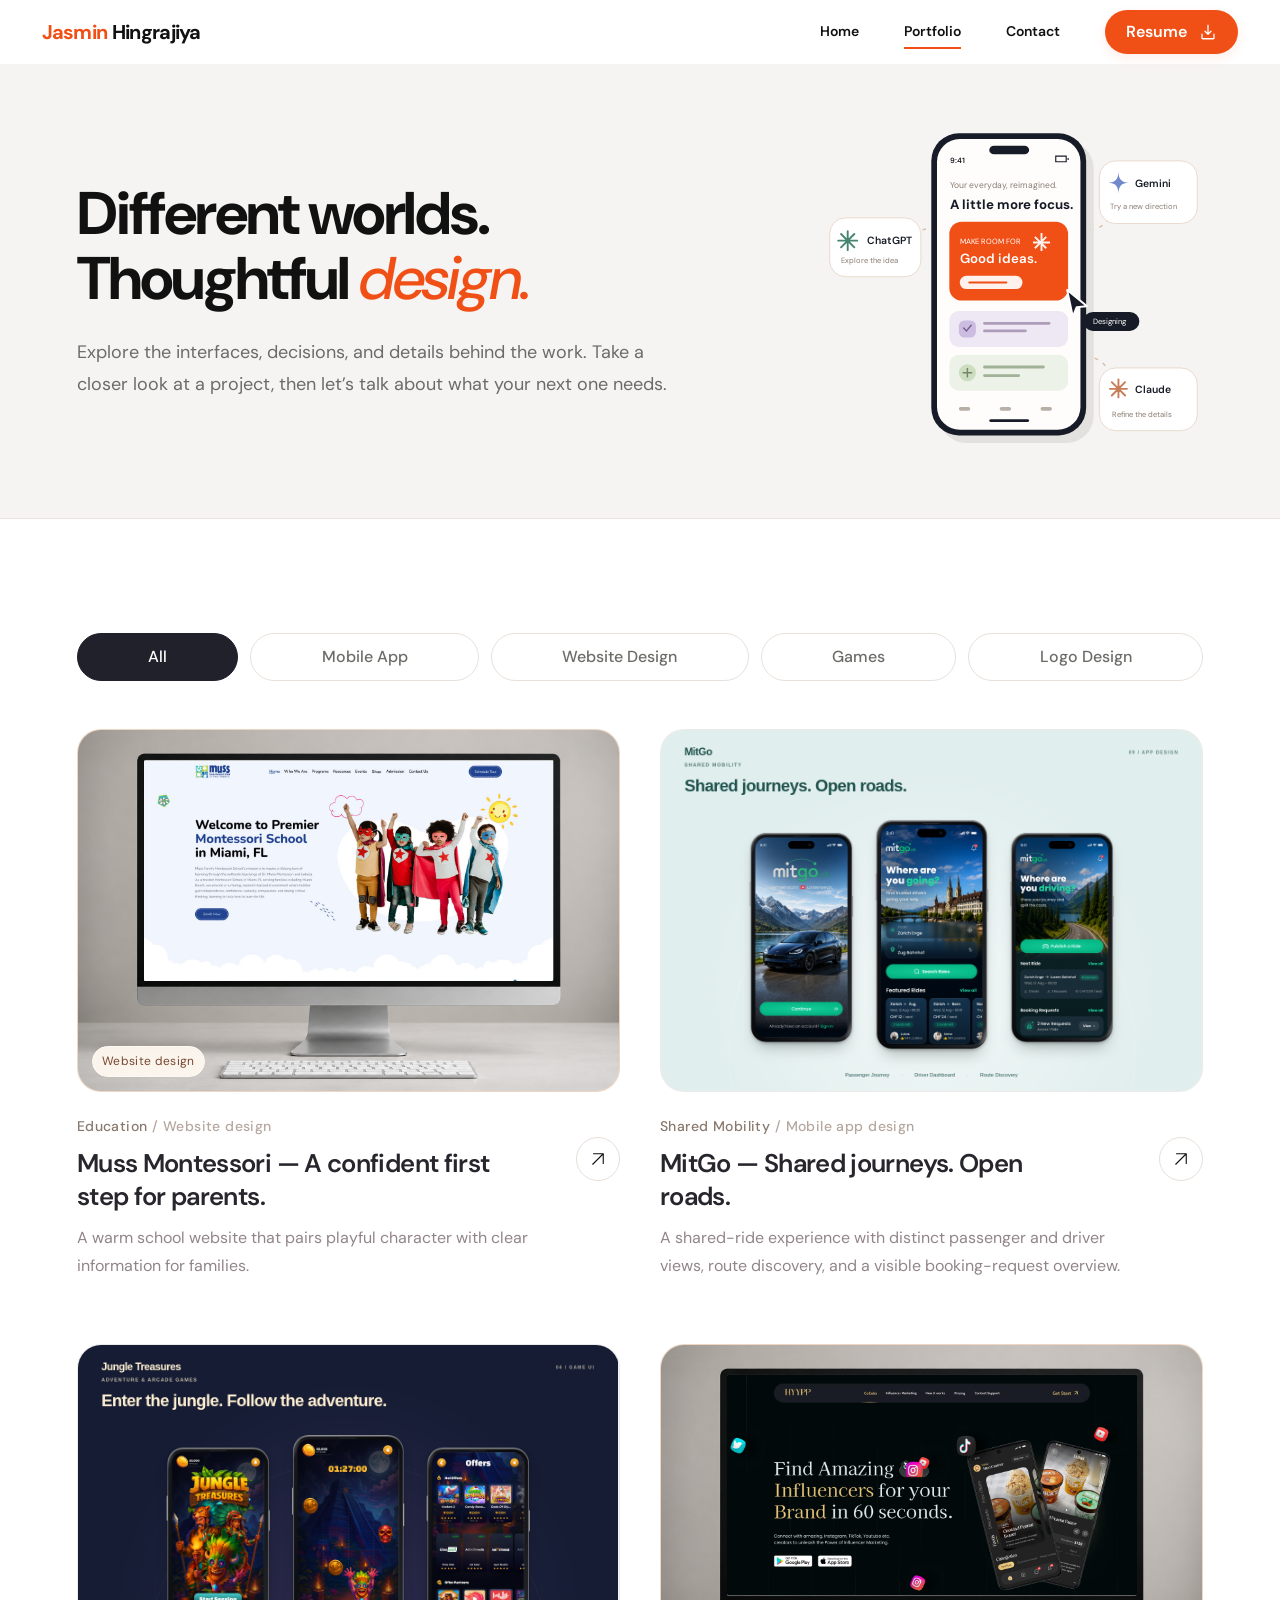
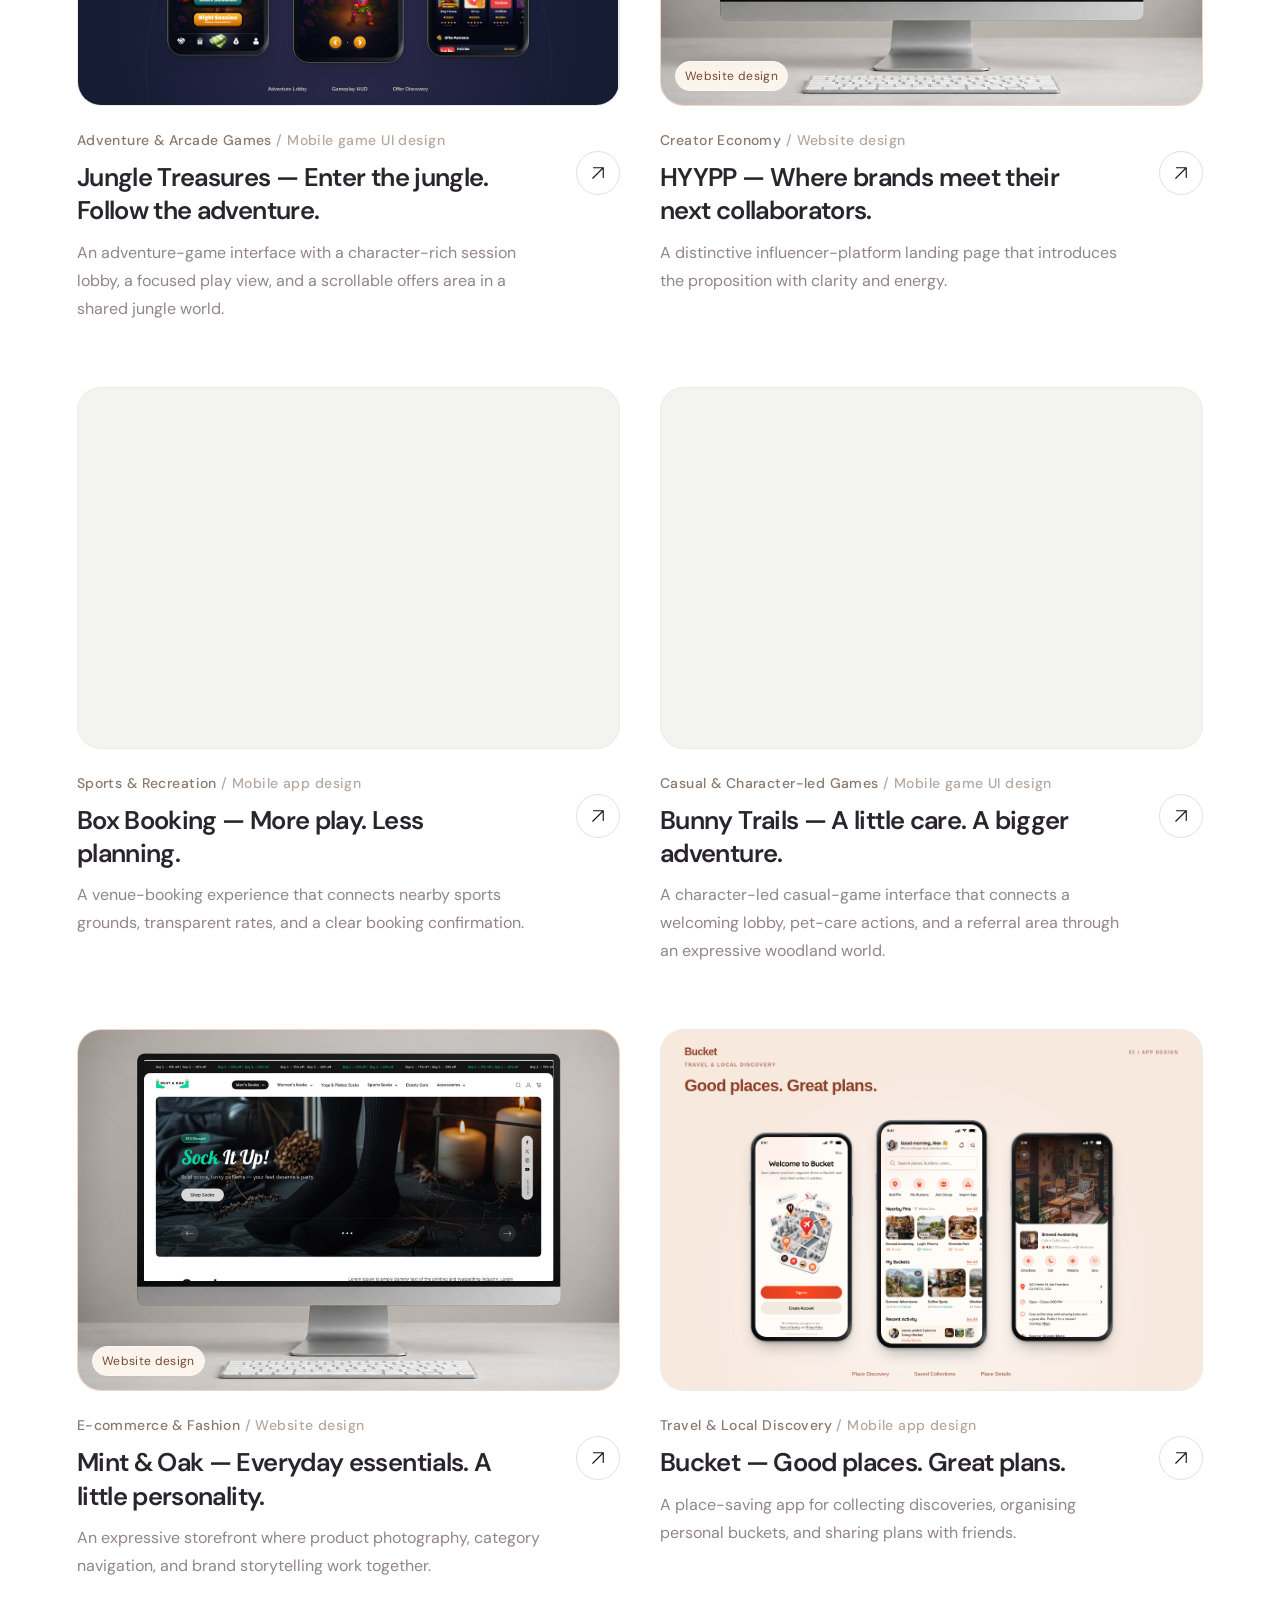
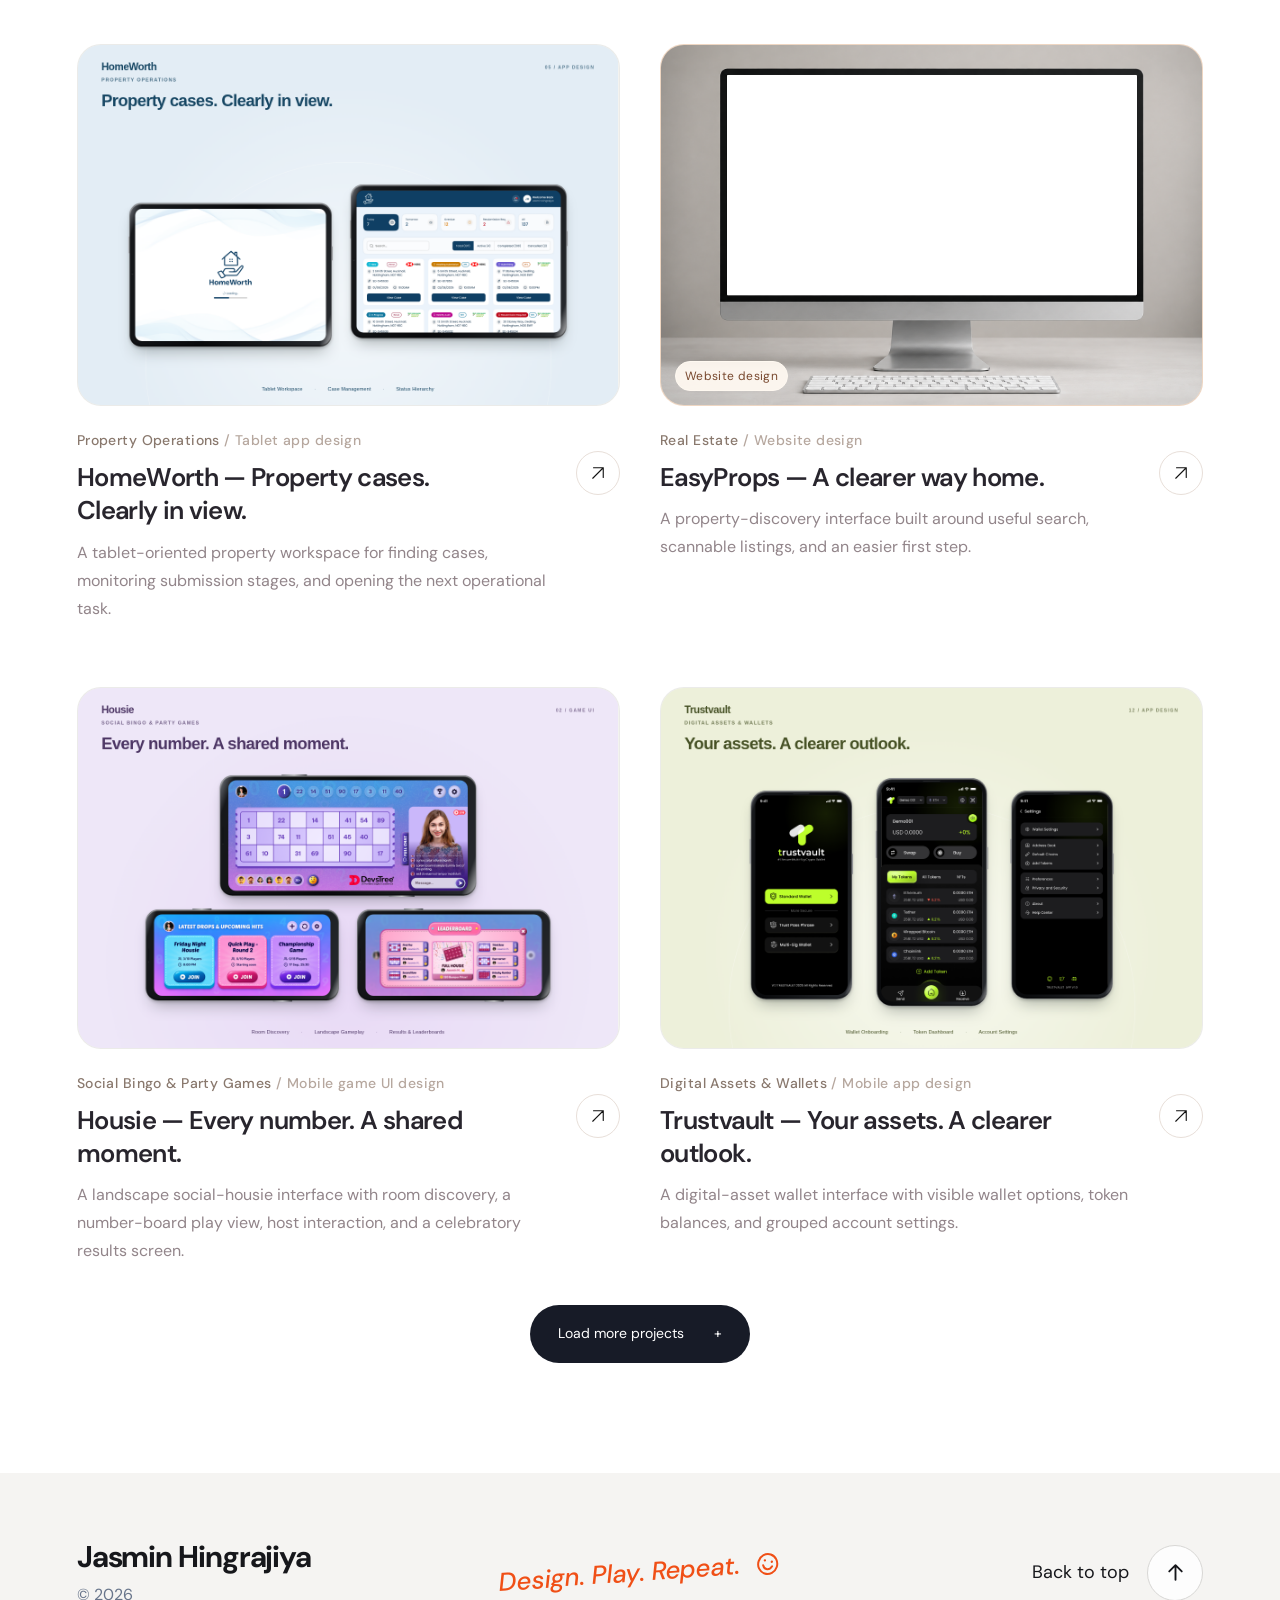
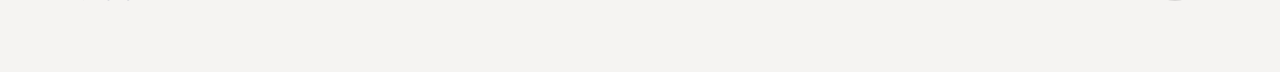
<file: portfolio.html>
<!doctype html>
<html lang="en">
  <head>
    <meta charset="utf-8">
    <meta name="viewport" content="width=device-width, initial-scale=1">
    <title>Selected work | Jasmin Hingrajiya</title>
    <meta name="description" content="Jasmin Hingrajiya is a Senior UI/UX &amp; Web Designer based in Ahmedabad with 7+ years of experience across web, mobile, SaaS, and eCommerce.">
    <meta name="robots" content="index, follow">
    <meta name="theme-color" content="#ffffff">
    <meta property="og:type" content="website">
    <meta property="og:title" content="Selected work | Jasmin Hingrajiya">
    <meta property="og:description" content="Jasmin Hingrajiya is a Senior UI/UX &amp; Web Designer based in Ahmedabad with 7+ years of experience across web, mobile, SaaS, and eCommerce.">
    <meta name="twitter:card" content="summary">
    <meta name="twitter:title" content="Selected work | Jasmin Hingrajiya">
    <meta name="twitter:description" content="Jasmin Hingrajiya is a Senior UI/UX &amp; Web Designer based in Ahmedabad with 7+ years of experience across web, mobile, SaaS, and eCommerce.">
    <link rel="icon" href="assets/images/favicon.svg" type="image/svg+xml">
    <link rel="preload" href="assets/fonts/DM-Sans-Variable.woff2" as="font" type="font/woff2" crossorigin>
    <link rel="stylesheet" href="assets/css/global.css">
    <link rel="stylesheet" href="assets/css/portfolio.css">
    <link rel="stylesheet" href="assets/css/mobile-projects.css">
    <link rel="stylesheet" href="assets/css/game-projects.css">
  </head>
  <body class="portfolio-page" id="top">
    <a class="skip-link" href="#main-content">Skip to content</a>
    <header class="site-header">
      <a class="brand" href="index.html" aria-label="Jasmin Hingrajiya home">Jasmin<span class="brand-lastname"> Hingrajiya</span></a>
      <nav aria-label="Main navigation">
        <a class="nav-link" href="index.html">Home</a>
        <a class="nav-link is-active" href="portfolio.html" aria-current="page">Portfolio</a>
        <a class="nav-link" href="contact.html">Contact</a>
        <a class="resume-download" href="assets/documents/jasmin-hingrajiya-resume.pdf" download="Jasmin-Hingrajiya-Resume.pdf">Resume <svg width="17" height="17" viewBox="0 0 24 24" fill="none" aria-hidden="true"><path d="M12 3v12m-4-4 4 4 4-4M4 15v5a1 1 0 0 0 1 1h14a1 1 0 0 0 1-1v-5" stroke="currentColor" stroke-width="1.7" stroke-linecap="round" stroke-linejoin="round"/></svg></a>
      </nav>
    </header>
    <main id="main-content">
      <section class="collection-intro" aria-labelledby="collection-title">
        <div class="collection-heading content-shell">
          <div class="collection-copy">
            <h1 id="collection-title">Different worlds.<br>Thoughtful <em>design.</em></h1>
            <p class="collection-description">Explore the interfaces, decisions, and details behind the work. Take a closer look at a project, then let’s talk about what your next one needs.</p>
          </div>
          <div class="design-tool" aria-hidden="true">
            <svg class="design-tool-vector" viewBox="0 0 400 360" fill="none">
              <path class="ai-link" d="M71 136C90 136 90 112 127 112M281 115c27 0 22-36 53-36M276 249c30 0 28 38 51 38" stroke="#d8bda8" stroke-width="1.5" stroke-dasharray="4 6"/>
              <g class="app-phone">
                <rect x="122" y="22" width="163" height="318" rx="29" fill="#e3e1de"/>
                <rect x="114" y="14" width="163" height="318" rx="29" fill="#171b27"/>
                <rect x="120" y="20" width="151" height="306" rx="24" fill="#fffdfb"/>
                <rect x="175" y="27" width="42" height="9" rx="5" fill="#171b27"/>
                <text x="134" y="45" fill="#171b27" font-size="8" font-weight="600">9:41</text>
                <path d="M245 38h11v6h-11zM258 40v2" stroke="#171b27" stroke-width="1.2"/>
                <text x="134" y="72" fill="#8a7b70" font-size="9">Your everyday, reimagined.</text>
                <text x="134" y="94" fill="#171b27" font-size="14" font-weight="700">A little more focus.</text>
                <g class="app-component app-feature"><rect x="133" y="107" width="125" height="83" rx="13" fill="var(--accent)"/><path d="M230 119v19m-9-9h18m-16-6 12 12m-12 0 12-12" stroke="var(--accent-soft)" stroke-width="2"/><text x="144" y="131" fill="white" font-size="8">MAKE ROOM FOR</text><text x="144" y="150" fill="white" font-size="14" font-weight="600">Good ideas.</text><rect x="144" y="164" width="66" height="14" rx="7" fill="var(--accent-soft)"/><path d="M154 171h39" stroke="var(--accent)" stroke-width="2" stroke-linecap="round"/></g>
                <g class="app-component app-task"><rect x="133" y="201" width="125" height="38" rx="10" fill="#eee8f5"/><rect x="143" y="211" width="18" height="18" rx="6" fill="#cdbce1"/><path d="m148 219 3 3 5-6" stroke="#78608e" stroke-width="1.5" stroke-linecap="round"/><path d="M170 214h68m-68 8h43" stroke="#ad9db9" stroke-width="3" stroke-linecap="round"/></g>
                <g class="app-component app-task-second"><rect x="133" y="247" width="125" height="38" rx="10" fill="#edf2e8"/><circle cx="152" cy="266" r="9" fill="#cdddbf"/><path d="M152 261v10m-5-5h10" stroke="#718767" stroke-width="1.5"/><path d="M170 260h62m-62 9h36" stroke="#a2b299" stroke-width="3" stroke-linecap="round"/></g>
                <path d="M145 304h8m35 0h8m35 0h8" stroke="#b8afa7" stroke-width="4" stroke-linecap="round"/><rect x="175" y="315" width="42" height="3" rx="2" fill="#171b27"/>
              </g>
              <g class="ai-badge ai-gpt"><rect x="7" y="103" width="96" height="62" rx="17" fill="#fff" stroke="#e8d8cb"/><path d="M26 117v20m-10-10h20m-17-7 14 14m-14 0 14-14" stroke="#458570" stroke-width="2" stroke-linecap="round"/><text x="46" y="130" fill="#171b27" font-size="11" font-weight="600">ChatGPT</text><text x="19" y="150" fill="#8a7b70" font-size="8">Explore the idea</text></g>
              <g class="ai-badge ai-gemini"><rect x="291" y="43" width="103" height="66" rx="17" fill="#fff" stroke="#e8d8cb"/><path d="M311 54c0 8 3 12 11 12-8 0-11 4-11 12 0-8-3-12-11-12 8 0 11-4 11-12Z" fill="#7088cc"/><text x="328" y="70" fill="#171b27" font-size="11" font-weight="600">Gemini</text><text x="302" y="94" fill="#8a7b70" font-size="8">Try a new direction</text></g>
              <g class="ai-badge ai-claude"><rect x="291" y="261" width="103" height="66" rx="17" fill="#fff" stroke="#e8d8cb"/><path d="M311 273v19m-9-9h18m-16-7 14 14m-14 0 14-14" stroke="#c67d58" stroke-width="2" stroke-linecap="round"/><text x="328" y="287" fill="#171b27" font-size="11" font-weight="600">Claude</text><text x="304" y="313" fill="#8a7b70" font-size="8">Refine the details</text></g>
              <g class="app-cursor"><path d="m257 179 21 17-11 1-4 10-6-28Z" fill="#171b27" stroke="#fff" stroke-width="2" stroke-linejoin="round"/><rect x="274" y="202" width="59" height="20" rx="10" fill="#171b27"/><text x="284" y="215" fill="#fff" font-size="8">Designing</text></g>
            </svg>
          </div>
        </div>
      </section>
      <section id="portfolio-browser" class="portfolio-browser content-shell" aria-label="Browse portfolio">
        <div id="portfolio-controls" class="portfolio-controls" hidden>

          <div id="portfolio-filters" class="portfolio-filters" role="group" aria-label="Filter projects by type">
<button class="portfolio-filter is-selected" type="button" aria-pressed="true" data-category="all">All</button>
<button class="portfolio-filter" type="button" aria-pressed="false" data-category="Mobile App">Mobile App</button>
<button class="portfolio-filter" type="button" aria-pressed="false" data-category="Website Design">Website Design</button>
<button class="portfolio-filter" type="button" aria-pressed="false" data-category="Games">Games</button>
<button class="portfolio-filter" type="button" aria-pressed="false" data-category="Logo Design">Logo Design</button>
</div>
        </div>

<div id="portfolio-grid" class="portfolio-gallery">
<article class="catalog-card reveal" data-category="Website Design" data-search="muss montessori — a confident first step for parents. muss montessori education website design a warm school website that pairs playful character with clear information for families." id="project-muss-montessori">
          <div class="catalog-art art-devices" aria-label="Muss Montessori project preview"><div class="catalog-artwork" data-device-project="muss-montessori" aria-hidden="true"><div class="device-preview-frame"><img class="catalog-image" src="assets/images/projects/desktop-monitor.webp" alt="" width="1536" height="1024" loading="lazy" decoding="async"><div class="device-scroll-window" aria-hidden="true"><img class="device-scroll-content" src="assets/images/projects/muss-montessori-original.jpg" alt="" width="1248" height="6918" loading="lazy" decoding="async"></div></div></div><span class="catalog-demo">Website design</span><button class="project-preview" type="button" data-project="muss-montessori" aria-label="Explore Muss Montessori project"><span class="cover-action" aria-hidden="true">Explore<br>project <svg aria-hidden="true" width="18" height="18" viewBox="0 0 24 24" fill="none"><path d="M5 19 19 5M6 5h13v13" stroke="currentColor" stroke-width="1.5" stroke-linecap="round" stroke-linejoin="round"/></svg></span></button></div>
          <div class="catalog-meta"><div><p class="catalog-category">Education <span> / Website design</span></p><h2>Muss Montessori — A confident first step for parents.</h2><p class="catalog-summary">A warm school website that pairs playful character with clear information for families.</p></div><button class="catalog-open" type="button" data-project="muss-montessori" aria-label="Read Muss Montessori project details"><svg aria-hidden="true" width="18" height="18" viewBox="0 0 24 24" fill="none"><path d="M5 19 19 5M6 5h13v13" stroke="currentColor" stroke-width="1.5" stroke-linecap="round" stroke-linejoin="round"/></svg></button></div>
        </article>
<article class="catalog-card reveal" data-category="Mobile App" data-search="mitgo — shared journeys. open roads. mitgo shared mobility mobile app design a shared-ride experience with distinct passenger and driver views, route discovery, and a visible booking-request overview." id="project-mitgo">
          <div class="catalog-art art-mobile" aria-label="MitGo project preview"><div class="catalog-artwork" data-device-project="mitgo" aria-hidden="true"><img class="catalog-image" src="assets/images/projects/mobile/mitgo-cover.png" alt="" width="1200" height="800" loading="lazy" decoding="async"></div><span class="catalog-demo">Mobile app UI</span><button class="project-preview" type="button" data-project="mitgo" aria-label="Explore MitGo project"><span class="cover-action" aria-hidden="true">Explore<br>project <svg aria-hidden="true" width="18" height="18" viewBox="0 0 24 24" fill="none"><path d="M5 19 19 5M6 5h13v13" stroke="currentColor" stroke-width="1.5" stroke-linecap="round" stroke-linejoin="round"/></svg></span></button></div>
          <div class="catalog-meta"><div><p class="catalog-category">Shared Mobility <span> / Mobile app design</span></p><h2>MitGo — Shared journeys. Open roads.</h2><p class="catalog-summary">A shared-ride experience with distinct passenger and driver views, route discovery, and a visible booking-request overview.</p></div><button class="catalog-open" type="button" data-project="mitgo" aria-label="Read MitGo project details"><svg aria-hidden="true" width="18" height="18" viewBox="0 0 24 24" fill="none"><path d="M5 19 19 5M6 5h13v13" stroke="currentColor" stroke-width="1.5" stroke-linecap="round" stroke-linejoin="round"/></svg></button></div>
        </article>
<article class="catalog-card reveal" data-category="Games" data-search="jungle treasures — enter the jungle. follow the adventure. jungle treasures adventure &amp; arcade games mobile game ui design an adventure-game interface with a character-rich session lobby, a focused play view, and a scrollable offers area in a shared jungle world." id="project-jungle-treasures">
          <div class="catalog-art art-mobile" aria-label="Jungle Treasures project preview"><div class="catalog-artwork" data-device-project="jungle-treasures" aria-hidden="true"><img class="catalog-image" src="assets/images/projects/games/jungle-treasures-cover.png" alt="" width="1200" height="800" loading="lazy" decoding="async"></div><span class="catalog-demo">Mobile game UI</span><button class="project-preview" type="button" data-project="jungle-treasures" aria-label="Explore Jungle Treasures project"><span class="cover-action" aria-hidden="true">Explore<br>project <svg aria-hidden="true" width="18" height="18" viewBox="0 0 24 24" fill="none"><path d="M5 19 19 5M6 5h13v13" stroke="currentColor" stroke-width="1.5" stroke-linecap="round" stroke-linejoin="round"/></svg></span></button></div>
          <div class="catalog-meta"><div><p class="catalog-category">Adventure &amp; Arcade Games <span> / Mobile game UI design</span></p><h2>Jungle Treasures — Enter the jungle. Follow the adventure.</h2><p class="catalog-summary">An adventure-game interface with a character-rich session lobby, a focused play view, and a scrollable offers area in a shared jungle world.</p></div><button class="catalog-open" type="button" data-project="jungle-treasures" aria-label="Read Jungle Treasures project details"><svg aria-hidden="true" width="18" height="18" viewBox="0 0 24 24" fill="none"><path d="M5 19 19 5M6 5h13v13" stroke="currentColor" stroke-width="1.5" stroke-linecap="round" stroke-linejoin="round"/></svg></button></div>
        </article>
<article class="catalog-card reveal" data-category="Website Design" data-search="hyypp — where brands meet their next collaborators. hyypp creator economy website design a distinctive influencer-platform landing page that introduces the proposition with clarity and energy." id="project-hypp">
          <div class="catalog-art art-devices" aria-label="HYYPP project preview"><div class="catalog-artwork" data-device-project="hypp" aria-hidden="true"><div class="device-preview-frame"><img class="catalog-image" src="assets/images/projects/desktop-monitor.webp" alt="" width="1536" height="1024" loading="lazy" decoding="async"><div class="device-scroll-window" aria-hidden="true"><img class="device-scroll-content" src="assets/images/projects/hypp-original.jpg" alt="" width="1248" height="4441" loading="lazy" decoding="async"></div></div></div><span class="catalog-demo">Website design</span><button class="project-preview" type="button" data-project="hypp" aria-label="Explore HYYPP project"><span class="cover-action" aria-hidden="true">Explore<br>project <svg aria-hidden="true" width="18" height="18" viewBox="0 0 24 24" fill="none"><path d="M5 19 19 5M6 5h13v13" stroke="currentColor" stroke-width="1.5" stroke-linecap="round" stroke-linejoin="round"/></svg></span></button></div>
          <div class="catalog-meta"><div><p class="catalog-category">Creator Economy <span> / Website design</span></p><h2>HYYPP — Where brands meet their next collaborators.</h2><p class="catalog-summary">A distinctive influencer-platform landing page that introduces the proposition with clarity and energy.</p></div><button class="catalog-open" type="button" data-project="hypp" aria-label="Read HYYPP project details"><svg aria-hidden="true" width="18" height="18" viewBox="0 0 24 24" fill="none"><path d="M5 19 19 5M6 5h13v13" stroke="currentColor" stroke-width="1.5" stroke-linecap="round" stroke-linejoin="round"/></svg></button></div>
        </article>
<article class="catalog-card reveal" data-category="Mobile App" data-search="box booking — more play. less planning. box booking sports &amp; recreation mobile app design a venue-booking experience that connects nearby sports grounds, transparent rates, and a clear booking confirmation." id="project-box-booking">
          <div class="catalog-art art-mobile" aria-label="Box Booking project preview"><div class="catalog-artwork" data-device-project="box-booking" aria-hidden="true"><img class="catalog-image" src="assets/images/projects/mobile/box-booking-cover.png" alt="" width="1200" height="800" loading="lazy" decoding="async"></div><span class="catalog-demo">Mobile app UI</span><button class="project-preview" type="button" data-project="box-booking" aria-label="Explore Box Booking project"><span class="cover-action" aria-hidden="true">Explore<br>project <svg aria-hidden="true" width="18" height="18" viewBox="0 0 24 24" fill="none"><path d="M5 19 19 5M6 5h13v13" stroke="currentColor" stroke-width="1.5" stroke-linecap="round" stroke-linejoin="round"/></svg></span></button></div>
          <div class="catalog-meta"><div><p class="catalog-category">Sports &amp; Recreation <span> / Mobile app design</span></p><h2>Box Booking — More play. Less planning.</h2><p class="catalog-summary">A venue-booking experience that connects nearby sports grounds, transparent rates, and a clear booking confirmation.</p></div><button class="catalog-open" type="button" data-project="box-booking" aria-label="Read Box Booking project details"><svg aria-hidden="true" width="18" height="18" viewBox="0 0 24 24" fill="none"><path d="M5 19 19 5M6 5h13v13" stroke="currentColor" stroke-width="1.5" stroke-linecap="round" stroke-linejoin="round"/></svg></button></div>
        </article>
<article class="catalog-card reveal" data-category="Games" data-search="bunny trails — a little care. a bigger adventure. bunny trails casual &amp; character-led games mobile game ui design a character-led casual-game interface that connects a welcoming lobby, pet-care actions, and a referral area through an expressive woodland world." id="project-bunny-trails">
          <div class="catalog-art art-mobile" aria-label="Bunny Trails project preview"><div class="catalog-artwork" data-device-project="bunny-trails" aria-hidden="true"><img class="catalog-image" src="assets/images/projects/games/bunny-trails-cover.png" alt="" width="1200" height="800" loading="lazy" decoding="async"></div><span class="catalog-demo">Mobile game UI</span><button class="project-preview" type="button" data-project="bunny-trails" aria-label="Explore Bunny Trails project"><span class="cover-action" aria-hidden="true">Explore<br>project <svg aria-hidden="true" width="18" height="18" viewBox="0 0 24 24" fill="none"><path d="M5 19 19 5M6 5h13v13" stroke="currentColor" stroke-width="1.5" stroke-linecap="round" stroke-linejoin="round"/></svg></span></button></div>
          <div class="catalog-meta"><div><p class="catalog-category">Casual &amp; Character-led Games <span> / Mobile game UI design</span></p><h2>Bunny Trails — A little care. A bigger adventure.</h2><p class="catalog-summary">A character-led casual-game interface that connects a welcoming lobby, pet-care actions, and a referral area through an expressive woodland world.</p></div><button class="catalog-open" type="button" data-project="bunny-trails" aria-label="Read Bunny Trails project details"><svg aria-hidden="true" width="18" height="18" viewBox="0 0 24 24" fill="none"><path d="M5 19 19 5M6 5h13v13" stroke="currentColor" stroke-width="1.5" stroke-linecap="round" stroke-linejoin="round"/></svg></button></div>
        </article>
<article class="catalog-card reveal" data-category="Website Design" data-search="mint &amp; oak — everyday essentials. a little personality. mint &amp; oak e-commerce &amp; fashion website design an expressive storefront where product photography, category navigation, and brand storytelling work together." id="project-mint-and-oak">
          <div class="catalog-art art-devices" aria-label="Mint &amp; Oak project preview"><div class="catalog-artwork" data-device-project="mint-and-oak" aria-hidden="true"><div class="device-preview-frame"><img class="catalog-image" src="assets/images/projects/desktop-monitor.webp" alt="" width="1536" height="1024" loading="lazy" decoding="async"><div class="device-scroll-window" aria-hidden="true"><img class="device-scroll-content" src="assets/images/projects/mint-and-oak-original.jpg" alt="" width="1248" height="5987" loading="lazy" decoding="async"></div></div></div><span class="catalog-demo">Website design</span><button class="project-preview" type="button" data-project="mint-and-oak" aria-label="Explore Mint &amp; Oak project"><span class="cover-action" aria-hidden="true">Explore<br>project <svg aria-hidden="true" width="18" height="18" viewBox="0 0 24 24" fill="none"><path d="M5 19 19 5M6 5h13v13" stroke="currentColor" stroke-width="1.5" stroke-linecap="round" stroke-linejoin="round"/></svg></span></button></div>
          <div class="catalog-meta"><div><p class="catalog-category">E-commerce &amp; Fashion <span> / Website design</span></p><h2>Mint &amp; Oak — Everyday essentials. A little personality.</h2><p class="catalog-summary">An expressive storefront where product photography, category navigation, and brand storytelling work together.</p></div><button class="catalog-open" type="button" data-project="mint-and-oak" aria-label="Read Mint &amp; Oak project details"><svg aria-hidden="true" width="18" height="18" viewBox="0 0 24 24" fill="none"><path d="M5 19 19 5M6 5h13v13" stroke="currentColor" stroke-width="1.5" stroke-linecap="round" stroke-linejoin="round"/></svg></button></div>
        </article>
<article class="catalog-card reveal" data-category="Mobile App" data-search="bucket — good places. great plans. bucket travel &amp; local discovery mobile app design a place-saving app for collecting discoveries, organising personal buckets, and sharing plans with friends." id="project-bucket">
          <div class="catalog-art art-mobile" aria-label="Bucket project preview"><div class="catalog-artwork" data-device-project="bucket" aria-hidden="true"><img class="catalog-image" src="assets/images/projects/mobile/bucket-cover.png" alt="" width="1200" height="800" loading="lazy" decoding="async"></div><span class="catalog-demo">Mobile app UI</span><button class="project-preview" type="button" data-project="bucket" aria-label="Explore Bucket project"><span class="cover-action" aria-hidden="true">Explore<br>project <svg aria-hidden="true" width="18" height="18" viewBox="0 0 24 24" fill="none"><path d="M5 19 19 5M6 5h13v13" stroke="currentColor" stroke-width="1.5" stroke-linecap="round" stroke-linejoin="round"/></svg></span></button></div>
          <div class="catalog-meta"><div><p class="catalog-category">Travel &amp; Local Discovery <span> / Mobile app design</span></p><h2>Bucket — Good places. Great plans.</h2><p class="catalog-summary">A place-saving app for collecting discoveries, organising personal buckets, and sharing plans with friends.</p></div><button class="catalog-open" type="button" data-project="bucket" aria-label="Read Bucket project details"><svg aria-hidden="true" width="18" height="18" viewBox="0 0 24 24" fill="none"><path d="M5 19 19 5M6 5h13v13" stroke="currentColor" stroke-width="1.5" stroke-linecap="round" stroke-linejoin="round"/></svg></button></div>
        </article>
<article class="catalog-card reveal" data-category="Mobile App" data-search="homeworth — property cases. clearly in view. homeworth property operations tablet app design a tablet-oriented property workspace for finding cases, monitoring submission stages, and opening the next operational task." id="project-homeworth">
          <div class="catalog-art art-mobile" aria-label="HomeWorth project preview"><div class="catalog-artwork" data-device-project="homeworth" aria-hidden="true"><img class="catalog-image" src="assets/images/projects/mobile/homeworth-cover.png" alt="" width="1200" height="800" loading="lazy" decoding="async"></div><span class="catalog-demo">Tablet app UI</span><button class="project-preview" type="button" data-project="homeworth" aria-label="Explore HomeWorth project"><span class="cover-action" aria-hidden="true">Explore<br>project <svg aria-hidden="true" width="18" height="18" viewBox="0 0 24 24" fill="none"><path d="M5 19 19 5M6 5h13v13" stroke="currentColor" stroke-width="1.5" stroke-linecap="round" stroke-linejoin="round"/></svg></span></button></div>
          <div class="catalog-meta"><div><p class="catalog-category">Property Operations <span> / Tablet app design</span></p><h2>HomeWorth — Property cases. Clearly in view.</h2><p class="catalog-summary">A tablet-oriented property workspace for finding cases, monitoring submission stages, and opening the next operational task.</p></div><button class="catalog-open" type="button" data-project="homeworth" aria-label="Read HomeWorth project details"><svg aria-hidden="true" width="18" height="18" viewBox="0 0 24 24" fill="none"><path d="M5 19 19 5M6 5h13v13" stroke="currentColor" stroke-width="1.5" stroke-linecap="round" stroke-linejoin="round"/></svg></button></div>
        </article>
<article class="catalog-card reveal" data-category="Website Design" data-search="easyprops — a clearer way home. easyprops real estate website design a property-discovery interface built around useful search, scannable listings, and an easier first step." id="project-easyprops">
          <div class="catalog-art art-devices" aria-label="EasyProps project preview"><div class="catalog-artwork" data-device-project="easyprops" aria-hidden="true"><div class="device-preview-frame"><img class="catalog-image" src="assets/images/projects/desktop-monitor.webp" alt="" width="1536" height="1024" loading="lazy" decoding="async"><div class="device-scroll-window" aria-hidden="true"><img class="device-scroll-content" src="assets/images/projects/easyprops-original.jpg" alt="" width="936" height="7906" loading="lazy" decoding="async"></div></div></div><span class="catalog-demo">Website design</span><button class="project-preview" type="button" data-project="easyprops" aria-label="Explore EasyProps project"><span class="cover-action" aria-hidden="true">Explore<br>project <svg aria-hidden="true" width="18" height="18" viewBox="0 0 24 24" fill="none"><path d="M5 19 19 5M6 5h13v13" stroke="currentColor" stroke-width="1.5" stroke-linecap="round" stroke-linejoin="round"/></svg></span></button></div>
          <div class="catalog-meta"><div><p class="catalog-category">Real Estate <span> / Website design</span></p><h2>EasyProps — A clearer way home.</h2><p class="catalog-summary">A property-discovery interface built around useful search, scannable listings, and an easier first step.</p></div><button class="catalog-open" type="button" data-project="easyprops" aria-label="Read EasyProps project details"><svg aria-hidden="true" width="18" height="18" viewBox="0 0 24 24" fill="none"><path d="M5 19 19 5M6 5h13v13" stroke="currentColor" stroke-width="1.5" stroke-linecap="round" stroke-linejoin="round"/></svg></button></div>
        </article>
<article class="catalog-card reveal" data-category="Games" data-search="housie — every number. a shared moment. housie social bingo &amp; party games mobile game ui design a landscape social-housie interface with room discovery, a number-board play view, host interaction, and a celebratory results screen." id="project-housie-game">
          <div class="catalog-art art-mobile" aria-label="Housie project preview"><div class="catalog-artwork" data-device-project="housie-game" aria-hidden="true"><img class="catalog-image" src="assets/images/projects/games/housie-game-cover.png" alt="" width="1200" height="800" loading="lazy" decoding="async"></div><span class="catalog-demo">Mobile game UI</span><button class="project-preview" type="button" data-project="housie-game" aria-label="Explore Housie project"><span class="cover-action" aria-hidden="true">Explore<br>project <svg aria-hidden="true" width="18" height="18" viewBox="0 0 24 24" fill="none"><path d="M5 19 19 5M6 5h13v13" stroke="currentColor" stroke-width="1.5" stroke-linecap="round" stroke-linejoin="round"/></svg></span></button></div>
          <div class="catalog-meta"><div><p class="catalog-category">Social Bingo &amp; Party Games <span> / Mobile game UI design</span></p><h2>Housie — Every number. A shared moment.</h2><p class="catalog-summary">A landscape social-housie interface with room discovery, a number-board play view, host interaction, and a celebratory results screen.</p></div><button class="catalog-open" type="button" data-project="housie-game" aria-label="Read Housie project details"><svg aria-hidden="true" width="18" height="18" viewBox="0 0 24 24" fill="none"><path d="M5 19 19 5M6 5h13v13" stroke="currentColor" stroke-width="1.5" stroke-linecap="round" stroke-linejoin="round"/></svg></button></div>
        </article>
<article class="catalog-card reveal" data-category="Mobile App" data-search="trustvault — your assets. a clearer outlook. trustvault digital assets &amp; wallets mobile app design a digital-asset wallet interface with visible wallet options, token balances, and grouped account settings." id="project-trustvault">
          <div class="catalog-art art-mobile" aria-label="Trustvault project preview"><div class="catalog-artwork" data-device-project="trustvault" aria-hidden="true"><img class="catalog-image" src="assets/images/projects/mobile/trustvault-cover.png" alt="" width="1200" height="800" loading="lazy" decoding="async"></div><span class="catalog-demo">Mobile app UI</span><button class="project-preview" type="button" data-project="trustvault" aria-label="Explore Trustvault project"><span class="cover-action" aria-hidden="true">Explore<br>project <svg aria-hidden="true" width="18" height="18" viewBox="0 0 24 24" fill="none"><path d="M5 19 19 5M6 5h13v13" stroke="currentColor" stroke-width="1.5" stroke-linecap="round" stroke-linejoin="round"/></svg></span></button></div>
          <div class="catalog-meta"><div><p class="catalog-category">Digital Assets &amp; Wallets <span> / Mobile app design</span></p><h2>Trustvault — Your assets. A clearer outlook.</h2><p class="catalog-summary">A digital-asset wallet interface with visible wallet options, token balances, and grouped account settings.</p></div><button class="catalog-open" type="button" data-project="trustvault" aria-label="Read Trustvault project details"><svg aria-hidden="true" width="18" height="18" viewBox="0 0 24 24" fill="none"><path d="M5 19 19 5M6 5h13v13" stroke="currentColor" stroke-width="1.5" stroke-linecap="round" stroke-linejoin="round"/></svg></button></div>
        </article>
<article class="catalog-card reveal" data-category="Website Design" data-search="mississauga convention centre — an invitation to celebrate. mississauga convention centre events &amp; hospitality website design an elegant venue website that turns atmosphere, space, and practical details into a considered introduction." id="project-mississauga-convention-centre">
          <div class="catalog-art art-devices" aria-label="Mississauga Convention Centre project preview"><div class="catalog-artwork" data-device-project="mississauga-convention-centre" aria-hidden="true"><div class="device-preview-frame"><img class="catalog-image" src="assets/images/projects/desktop-monitor.webp" alt="" width="1536" height="1024" loading="lazy" decoding="async"><div class="device-scroll-window" aria-hidden="true"><img class="device-scroll-content" src="assets/images/projects/mississauga-convention-centre-original.jpg" alt="" width="1248" height="7719" loading="lazy" decoding="async"></div></div></div><span class="catalog-demo">Website design</span><button class="project-preview" type="button" data-project="mississauga-convention-centre" aria-label="Explore Mississauga Convention Centre project"><span class="cover-action" aria-hidden="true">Explore<br>project <svg aria-hidden="true" width="18" height="18" viewBox="0 0 24 24" fill="none"><path d="M5 19 19 5M6 5h13v13" stroke="currentColor" stroke-width="1.5" stroke-linecap="round" stroke-linejoin="round"/></svg></span></button></div>
          <div class="catalog-meta"><div><p class="catalog-category">Events &amp; Hospitality <span> / Website design</span></p><h2>Mississauga Convention Centre — An invitation to celebrate.</h2><p class="catalog-summary">An elegant venue website that turns atmosphere, space, and practical details into a considered introduction.</p></div><button class="catalog-open" type="button" data-project="mississauga-convention-centre" aria-label="Read Mississauga Convention Centre project details"><svg aria-hidden="true" width="18" height="18" viewBox="0 0 24 24" fill="none"><path d="M5 19 19 5M6 5h13v13" stroke="currentColor" stroke-width="1.5" stroke-linecap="round" stroke-linejoin="round"/></svg></button></div>
        </article>
<article class="catalog-card reveal" data-category="Mobile App" data-search="pwr — your next step. in focus. pwr recruitment &amp; training mobile app design a recruitment and verification portal that makes application stages, training progress, and achievement systems visible." id="project-pwr">
          <div class="catalog-art art-mobile" aria-label="PWR project preview"><div class="catalog-artwork" data-device-project="pwr" aria-hidden="true"><img class="catalog-image" src="assets/images/projects/mobile/pwr-cover.png" alt="" width="1200" height="800" loading="lazy" decoding="async"></div><span class="catalog-demo">Mobile app UI</span><button class="project-preview" type="button" data-project="pwr" aria-label="Explore PWR project"><span class="cover-action" aria-hidden="true">Explore<br>project <svg aria-hidden="true" width="18" height="18" viewBox="0 0 24 24" fill="none"><path d="M5 19 19 5M6 5h13v13" stroke="currentColor" stroke-width="1.5" stroke-linecap="round" stroke-linejoin="round"/></svg></span></button></div>
          <div class="catalog-meta"><div><p class="catalog-category">Recruitment &amp; Training <span> / Mobile app design</span></p><h2>PWR — Your next step. In focus.</h2><p class="catalog-summary">A recruitment and verification portal that makes application stages, training progress, and achievement systems visible.</p></div><button class="catalog-open" type="button" data-project="pwr" aria-label="Read PWR project details"><svg aria-hidden="true" width="18" height="18" viewBox="0 0 24 24" fill="none"><path d="M5 19 19 5M6 5h13v13" stroke="currentColor" stroke-width="1.5" stroke-linecap="round" stroke-linejoin="round"/></svg></button></div>
        </article>
<article class="catalog-card reveal" data-category="Games" data-search="inu poker — at the table. in the moment. inu poker social card games mobile game ui design a poker-interface study bringing lobby choices, an immersive multiplayer table, and a player-statistics view into one visual system." id="project-inu-poker">
          <div class="catalog-art art-mobile" aria-label="INU Poker project preview"><div class="catalog-artwork" data-device-project="inu-poker" aria-hidden="true"><img class="catalog-image" src="assets/images/projects/games/inu-poker-cover.png" alt="" width="1200" height="800" loading="lazy" decoding="async"></div><span class="catalog-demo">Mobile game UI</span><button class="project-preview" type="button" data-project="inu-poker" aria-label="Explore INU Poker project"><span class="cover-action" aria-hidden="true">Explore<br>project <svg aria-hidden="true" width="18" height="18" viewBox="0 0 24 24" fill="none"><path d="M5 19 19 5M6 5h13v13" stroke="currentColor" stroke-width="1.5" stroke-linecap="round" stroke-linejoin="round"/></svg></span></button></div>
          <div class="catalog-meta"><div><p class="catalog-category">Social Card Games <span> / Mobile game UI design</span></p><h2>INU Poker — At the table. In the moment.</h2><p class="catalog-summary">A poker-interface study bringing lobby choices, an immersive multiplayer table, and a player-statistics view into one visual system.</p></div><button class="catalog-open" type="button" data-project="inu-poker" aria-label="Read INU Poker project details"><svg aria-hidden="true" width="18" height="18" viewBox="0 0 24 24" fill="none"><path d="M5 19 19 5M6 5h13v13" stroke="currentColor" stroke-width="1.5" stroke-linecap="round" stroke-linejoin="round"/></svg></button></div>
        </article>
<article class="catalog-card reveal" data-category="Website Design" data-search="dawdle — the journey starts with possibility. dawdle travel &amp; tourism website design a lively travel website that makes discovery feel inviting, organised, and full of character." id="project-dawdle">
          <div class="catalog-art art-devices" aria-label="Dawdle project preview"><div class="catalog-artwork" data-device-project="dawdle" aria-hidden="true"><div class="device-preview-frame"><img class="catalog-image" src="assets/images/projects/desktop-monitor.webp" alt="" width="1536" height="1024" loading="lazy" decoding="async"><div class="device-scroll-window" aria-hidden="true"><img class="device-scroll-content" src="assets/images/projects/dawdle-original.jpg" alt="" width="1248" height="6423" loading="lazy" decoding="async"></div></div></div><span class="catalog-demo">Website design</span><button class="project-preview" type="button" data-project="dawdle" aria-label="Explore Dawdle project"><span class="cover-action" aria-hidden="true">Explore<br>project <svg aria-hidden="true" width="18" height="18" viewBox="0 0 24 24" fill="none"><path d="M5 19 19 5M6 5h13v13" stroke="currentColor" stroke-width="1.5" stroke-linecap="round" stroke-linejoin="round"/></svg></span></button></div>
          <div class="catalog-meta"><div><p class="catalog-category">Travel &amp; Tourism <span> / Website design</span></p><h2>Dawdle — The journey starts with possibility.</h2><p class="catalog-summary">A lively travel website that makes discovery feel inviting, organised, and full of character.</p></div><button class="catalog-open" type="button" data-project="dawdle" aria-label="Read Dawdle project details"><svg aria-hidden="true" width="18" height="18" viewBox="0 0 24 24" fill="none"><path d="M5 19 19 5M6 5h13v13" stroke="currentColor" stroke-width="1.5" stroke-linecap="round" stroke-linejoin="round"/></svg></button></div>
        </article>
<article class="catalog-card reveal" data-category="Mobile App" data-search="salam chat — one community. more possibilities. salam chat social commerce mobile app design a community-focused interface connecting a social feed, marketplace browsing, a wallet overview, and a creator profile." id="project-salam-chat">
          <div class="catalog-art art-mobile" aria-label="Salam Chat project preview"><div class="catalog-artwork" data-device-project="salam-chat" aria-hidden="true"><img class="catalog-image" src="assets/images/projects/mobile/salam-chat-cover.png" alt="" width="1200" height="800" loading="lazy" decoding="async"></div><span class="catalog-demo">Mobile app UI</span><button class="project-preview" type="button" data-project="salam-chat" aria-label="Explore Salam Chat project"><span class="cover-action" aria-hidden="true">Explore<br>project <svg aria-hidden="true" width="18" height="18" viewBox="0 0 24 24" fill="none"><path d="M5 19 19 5M6 5h13v13" stroke="currentColor" stroke-width="1.5" stroke-linecap="round" stroke-linejoin="round"/></svg></span></button></div>
          <div class="catalog-meta"><div><p class="catalog-category">Social Commerce <span> / Mobile app design</span></p><h2>Salam Chat — One community. More possibilities.</h2><p class="catalog-summary">A community-focused interface connecting a social feed, marketplace browsing, a wallet overview, and a creator profile.</p></div><button class="catalog-open" type="button" data-project="salam-chat" aria-label="Read Salam Chat project details"><svg aria-hidden="true" width="18" height="18" viewBox="0 0 24 24" fill="none"><path d="M5 19 19 5M6 5h13v13" stroke="currentColor" stroke-width="1.5" stroke-linecap="round" stroke-linejoin="round"/></svg></button></div>
        </article>
<article class="catalog-card reveal" data-category="Website Design" data-search="devstree — technology, made approachable. devstree technology &amp; it services website design a technology-services website that brings a broad offering into one clear, confident brand story." id="project-devstree">
          <div class="catalog-art art-devices" aria-label="DevsTree project preview"><div class="catalog-artwork" data-device-project="devstree" aria-hidden="true"><div class="device-preview-frame"><img class="catalog-image" src="assets/images/projects/desktop-monitor.webp" alt="" width="1536" height="1024" loading="lazy" decoding="async"><div class="device-scroll-window" aria-hidden="true"><img class="device-scroll-content" src="assets/images/projects/devstree-original.jpg" alt="" width="1248" height="6011" loading="lazy" decoding="async"></div></div></div><span class="catalog-demo">Website design</span><button class="project-preview" type="button" data-project="devstree" aria-label="Explore DevsTree project"><span class="cover-action" aria-hidden="true">Explore<br>project <svg aria-hidden="true" width="18" height="18" viewBox="0 0 24 24" fill="none"><path d="M5 19 19 5M6 5h13v13" stroke="currentColor" stroke-width="1.5" stroke-linecap="round" stroke-linejoin="round"/></svg></span></button></div>
          <div class="catalog-meta"><div><p class="catalog-category">Technology &amp; IT Services <span> / Website design</span></p><h2>DevsTree — Technology, made approachable.</h2><p class="catalog-summary">A technology-services website that brings a broad offering into one clear, confident brand story.</p></div><button class="catalog-open" type="button" data-project="devstree" aria-label="Read DevsTree project details"><svg aria-hidden="true" width="18" height="18" viewBox="0 0 24 24" fill="none"><path d="M5 19 19 5M6 5h13v13" stroke="currentColor" stroke-width="1.5" stroke-linecap="round" stroke-linejoin="round"/></svg></button></div>
        </article>
<article class="catalog-card reveal" data-category="Mobile App" data-search="hyppe — great brands. the right creators. hyppe creator economy mobile app design a creator-collaboration interface for discovering campaigns, browsing opportunities, and exploring model bookings." id="project-hyppe">
          <div class="catalog-art art-mobile" aria-label="Hyppe project preview"><div class="catalog-artwork" data-device-project="hyppe" aria-hidden="true"><img class="catalog-image" src="assets/images/projects/mobile/hyppe-cover.png" alt="" width="1200" height="800" loading="lazy" decoding="async"></div><span class="catalog-demo">Mobile app UI</span><button class="project-preview" type="button" data-project="hyppe" aria-label="Explore Hyppe project"><span class="cover-action" aria-hidden="true">Explore<br>project <svg aria-hidden="true" width="18" height="18" viewBox="0 0 24 24" fill="none"><path d="M5 19 19 5M6 5h13v13" stroke="currentColor" stroke-width="1.5" stroke-linecap="round" stroke-linejoin="round"/></svg></span></button></div>
          <div class="catalog-meta"><div><p class="catalog-category">Creator Economy <span> / Mobile app design</span></p><h2>Hyppe — Great brands. The right creators.</h2><p class="catalog-summary">A creator-collaboration interface for discovering campaigns, browsing opportunities, and exploring model bookings.</p></div><button class="catalog-open" type="button" data-project="hyppe" aria-label="Read Hyppe project details"><svg aria-hidden="true" width="18" height="18" viewBox="0 0 24 24" fill="none"><path d="M5 19 19 5M6 5h13v13" stroke="currentColor" stroke-width="1.5" stroke-linecap="round" stroke-linejoin="round"/></svg></button></div>
        </article>
<article class="catalog-card reveal" data-category="Website Design" data-search="sutraaai — complex services. a clear introduction. sutraaai technology &amp; software website design a software-services website with a confident visual identity and a structured introduction to its offering." id="project-sutraa-ai">
          <div class="catalog-art art-devices" aria-label="SUTRAAai project preview"><div class="catalog-artwork" data-device-project="sutraa-ai" aria-hidden="true"><div class="device-preview-frame"><img class="catalog-image" src="assets/images/projects/desktop-monitor.webp" alt="" width="1536" height="1024" loading="lazy" decoding="async"><div class="device-scroll-window" aria-hidden="true"><img class="device-scroll-content" src="assets/images/projects/sutraa-ai-original.jpg" alt="" width="1248" height="4969" loading="lazy" decoding="async"></div></div></div><span class="catalog-demo">Website design</span><button class="project-preview" type="button" data-project="sutraa-ai" aria-label="Explore SUTRAAai project"><span class="cover-action" aria-hidden="true">Explore<br>project <svg aria-hidden="true" width="18" height="18" viewBox="0 0 24 24" fill="none"><path d="M5 19 19 5M6 5h13v13" stroke="currentColor" stroke-width="1.5" stroke-linecap="round" stroke-linejoin="round"/></svg></span></button></div>
          <div class="catalog-meta"><div><p class="catalog-category">Technology &amp; Software <span> / Website design</span></p><h2>SUTRAAai — Complex services. A clear introduction.</h2><p class="catalog-summary">A software-services website with a confident visual identity and a structured introduction to its offering.</p></div><button class="catalog-open" type="button" data-project="sutraa-ai" aria-label="Read SUTRAAai project details"><svg aria-hidden="true" width="18" height="18" viewBox="0 0 24 24" fill="none"><path d="M5 19 19 5M6 5h13v13" stroke="currentColor" stroke-width="1.5" stroke-linecap="round" stroke-linejoin="round"/></svg></button></div>
        </article>
<article class="catalog-card reveal" data-category="Mobile App" data-search="klub — find the night. bring your people. klub nightlife &amp; events mobile app design a nightlife-booking journey that connects venue discovery, guest invitations, and a clear invitation confirmation." id="project-klub">
          <div class="catalog-art art-mobile" aria-label="Klub project preview"><div class="catalog-artwork" data-device-project="klub" aria-hidden="true"><img class="catalog-image" src="assets/images/projects/mobile/klub-cover.png" alt="" width="1200" height="800" loading="lazy" decoding="async"></div><span class="catalog-demo">Mobile app UI</span><button class="project-preview" type="button" data-project="klub" aria-label="Explore Klub project"><span class="cover-action" aria-hidden="true">Explore<br>project <svg aria-hidden="true" width="18" height="18" viewBox="0 0 24 24" fill="none"><path d="M5 19 19 5M6 5h13v13" stroke="currentColor" stroke-width="1.5" stroke-linecap="round" stroke-linejoin="round"/></svg></span></button></div>
          <div class="catalog-meta"><div><p class="catalog-category">Nightlife &amp; Events <span> / Mobile app design</span></p><h2>Klub — Find the night. Bring your people.</h2><p class="catalog-summary">A nightlife-booking journey that connects venue discovery, guest invitations, and a clear invitation confirmation.</p></div><button class="catalog-open" type="button" data-project="klub" aria-label="Read Klub project details"><svg aria-hidden="true" width="18" height="18" viewBox="0 0 24 24" fill="none"><path d="M5 19 19 5M6 5h13v13" stroke="currentColor" stroke-width="1.5" stroke-linecap="round" stroke-linejoin="round"/></svg></button></div>
        </article>
<article class="catalog-card reveal" data-category="Website Design" data-search="pride of africa — culture at the heart of the brand. pride of africa retail &amp; business services website design a rich, illustrated website that connects cultural character with shopping and service discovery." id="project-pride-of-africa">
          <div class="catalog-art art-devices" aria-label="Pride of Africa project preview"><div class="catalog-artwork" data-device-project="pride-of-africa" aria-hidden="true"><div class="device-preview-frame"><img class="catalog-image" src="assets/images/projects/desktop-monitor.webp" alt="" width="1536" height="1024" loading="lazy" decoding="async"><div class="device-scroll-window" aria-hidden="true"><img class="device-scroll-content" src="assets/images/projects/pride-of-africa-original.jpg" alt="" width="1248" height="5604" loading="lazy" decoding="async"></div></div></div><span class="catalog-demo">Website design</span><button class="project-preview" type="button" data-project="pride-of-africa" aria-label="Explore Pride of Africa project"><span class="cover-action" aria-hidden="true">Explore<br>project <svg aria-hidden="true" width="18" height="18" viewBox="0 0 24 24" fill="none"><path d="M5 19 19 5M6 5h13v13" stroke="currentColor" stroke-width="1.5" stroke-linecap="round" stroke-linejoin="round"/></svg></span></button></div>
          <div class="catalog-meta"><div><p class="catalog-category">Retail &amp; Business Services <span> / Website design</span></p><h2>Pride of Africa — Culture at the heart of the brand.</h2><p class="catalog-summary">A rich, illustrated website that connects cultural character with shopping and service discovery.</p></div><button class="catalog-open" type="button" data-project="pride-of-africa" aria-label="Read Pride of Africa project details"><svg aria-hidden="true" width="18" height="18" viewBox="0 0 24 24" fill="none"><path d="M5 19 19 5M6 5h13v13" stroke="currentColor" stroke-width="1.5" stroke-linecap="round" stroke-linejoin="round"/></svg></button></div>
        </article>
<article class="catalog-card reveal" data-category="Mobile App" data-search="yomo — stay connected. stay in control. yomo telecom &amp; self service mobile app design a telecom self-service experience for signing in, reviewing balances, and understanding bundle usage and history." id="project-yomo">
          <div class="catalog-art art-mobile" aria-label="Yomo project preview"><div class="catalog-artwork" data-device-project="yomo" aria-hidden="true"><img class="catalog-image" src="assets/images/projects/mobile/yomo-cover.png" alt="" width="1200" height="800" loading="lazy" decoding="async"></div><span class="catalog-demo">Mobile app UI</span><button class="project-preview" type="button" data-project="yomo" aria-label="Explore Yomo project"><span class="cover-action" aria-hidden="true">Explore<br>project <svg aria-hidden="true" width="18" height="18" viewBox="0 0 24 24" fill="none"><path d="M5 19 19 5M6 5h13v13" stroke="currentColor" stroke-width="1.5" stroke-linecap="round" stroke-linejoin="round"/></svg></span></button></div>
          <div class="catalog-meta"><div><p class="catalog-category">Telecom &amp; Self Service <span> / Mobile app design</span></p><h2>Yomo — Stay connected. Stay in control.</h2><p class="catalog-summary">A telecom self-service experience for signing in, reviewing balances, and understanding bundle usage and history.</p></div><button class="catalog-open" type="button" data-project="yomo" aria-label="Read Yomo project details"><svg aria-hidden="true" width="18" height="18" viewBox="0 0 24 24" fill="none"><path d="M5 19 19 5M6 5h13v13" stroke="currentColor" stroke-width="1.5" stroke-linecap="round" stroke-linejoin="round"/></svg></button></div>
        </article>
<article class="catalog-card reveal" data-category="Website Design" data-search="fairplay giveaways — excitement with a clear next step. fairplay giveaways promotions &amp; membership website design a bold promotional website that pairs an energetic campaign hero with visible entry and membership information." id="project-fairplay-giveaways">
          <div class="catalog-art art-devices" aria-label="FairPlay Giveaways project preview"><div class="catalog-artwork" data-device-project="fairplay-giveaways" aria-hidden="true"><div class="device-preview-frame"><img class="catalog-image" src="assets/images/projects/desktop-monitor.webp" alt="" width="1536" height="1024" loading="lazy" decoding="async"><div class="device-scroll-window" aria-hidden="true"><img class="device-scroll-content" src="assets/images/projects/fairplay-giveaways-original.jpg" alt="" width="1248" height="6880" loading="lazy" decoding="async"></div></div></div><span class="catalog-demo">Website design</span><button class="project-preview" type="button" data-project="fairplay-giveaways" aria-label="Explore FairPlay Giveaways project"><span class="cover-action" aria-hidden="true">Explore<br>project <svg aria-hidden="true" width="18" height="18" viewBox="0 0 24 24" fill="none"><path d="M5 19 19 5M6 5h13v13" stroke="currentColor" stroke-width="1.5" stroke-linecap="round" stroke-linejoin="round"/></svg></span></button></div>
          <div class="catalog-meta"><div><p class="catalog-category">Promotions &amp; Membership <span> / Website design</span></p><h2>FairPlay Giveaways — Excitement with a clear next step.</h2><p class="catalog-summary">A bold promotional website that pairs an energetic campaign hero with visible entry and membership information.</p></div><button class="catalog-open" type="button" data-project="fairplay-giveaways" aria-label="Read FairPlay Giveaways project details"><svg aria-hidden="true" width="18" height="18" viewBox="0 0 24 24" fill="none"><path d="M5 19 19 5M6 5h13v13" stroke="currentColor" stroke-width="1.5" stroke-linecap="round" stroke-linejoin="round"/></svg></button></div>
        </article>
<article class="catalog-card reveal" data-category="Mobile App" data-search="klerdy — market signals. a clearer view. klerdy prediction markets mobile app design a prediction-market interface that brings market browsing, probability displays, and a visible leaderboard into one dark visual system." id="project-klerdy">
          <div class="catalog-art art-mobile" aria-label="Klerdy project preview"><div class="catalog-artwork" data-device-project="klerdy" aria-hidden="true"><img class="catalog-image" src="assets/images/projects/mobile/klerdy-cover.png" alt="" width="1200" height="800" loading="lazy" decoding="async"></div><span class="catalog-demo">Mobile app UI</span><button class="project-preview" type="button" data-project="klerdy" aria-label="Explore Klerdy project"><span class="cover-action" aria-hidden="true">Explore<br>project <svg aria-hidden="true" width="18" height="18" viewBox="0 0 24 24" fill="none"><path d="M5 19 19 5M6 5h13v13" stroke="currentColor" stroke-width="1.5" stroke-linecap="round" stroke-linejoin="round"/></svg></span></button></div>
          <div class="catalog-meta"><div><p class="catalog-category">Prediction Markets <span> / Mobile app design</span></p><h2>Klerdy — Market signals. A clearer view.</h2><p class="catalog-summary">A prediction-market interface that brings market browsing, probability displays, and a visible leaderboard into one dark visual system.</p></div><button class="catalog-open" type="button" data-project="klerdy" aria-label="Read Klerdy project details"><svg aria-hidden="true" width="18" height="18" viewBox="0 0 24 24" fill="none"><path d="M5 19 19 5M6 5h13v13" stroke="currentColor" stroke-width="1.5" stroke-linecap="round" stroke-linejoin="round"/></svg></button></div>
        </article>
<article class="catalog-card reveal" data-category="Website Design" data-search="cuu long fish — a business story with deeper roots. cuu long fish seafood &amp; aquaculture website design a corporate website that uses place, product, and clear navigation to introduce an aquaculture business." id="project-cuu-long-fish">
          <div class="catalog-art art-devices" aria-label="Cuu Long Fish project preview"><div class="catalog-artwork" data-device-project="cuu-long-fish" aria-hidden="true"><div class="device-preview-frame"><img class="catalog-image" src="assets/images/projects/desktop-monitor.webp" alt="" width="1536" height="1024" loading="lazy" decoding="async"><div class="device-scroll-window" aria-hidden="true"><img class="device-scroll-content" src="assets/images/projects/cuu-long-fish-original.jpg" alt="" width="1248" height="5020" loading="lazy" decoding="async"></div></div></div><span class="catalog-demo">Website design</span><button class="project-preview" type="button" data-project="cuu-long-fish" aria-label="Explore Cuu Long Fish project"><span class="cover-action" aria-hidden="true">Explore<br>project <svg aria-hidden="true" width="18" height="18" viewBox="0 0 24 24" fill="none"><path d="M5 19 19 5M6 5h13v13" stroke="currentColor" stroke-width="1.5" stroke-linecap="round" stroke-linejoin="round"/></svg></span></button></div>
          <div class="catalog-meta"><div><p class="catalog-category">Seafood &amp; Aquaculture <span> / Website design</span></p><h2>Cuu Long Fish — A business story with deeper roots.</h2><p class="catalog-summary">A corporate website that uses place, product, and clear navigation to introduce an aquaculture business.</p></div><button class="catalog-open" type="button" data-project="cuu-long-fish" aria-label="Read Cuu Long Fish project details"><svg aria-hidden="true" width="18" height="18" viewBox="0 0 24 24" fill="none"><path d="M5 19 19 5M6 5h13v13" stroke="currentColor" stroke-width="1.5" stroke-linecap="round" stroke-linejoin="round"/></svg></button></div>
        </article>
<article class="catalog-card reveal" data-category="Mobile App" data-search="hello.date — a first hello. a new possibility. hello.date dating &amp; social discovery mobile app design a dating interface that combines profile discovery, expressive interaction controls, and clearly grouped account preferences." id="project-hello-date">
          <div class="catalog-art art-mobile" aria-label="hello.date project preview"><div class="catalog-artwork" data-device-project="hello-date" aria-hidden="true"><img class="catalog-image" src="assets/images/projects/mobile/hello-date-cover.png" alt="" width="1200" height="800" loading="lazy" decoding="async"></div><span class="catalog-demo">Mobile app UI</span><button class="project-preview" type="button" data-project="hello-date" aria-label="Explore hello.date project"><span class="cover-action" aria-hidden="true">Explore<br>project <svg aria-hidden="true" width="18" height="18" viewBox="0 0 24 24" fill="none"><path d="M5 19 19 5M6 5h13v13" stroke="currentColor" stroke-width="1.5" stroke-linecap="round" stroke-linejoin="round"/></svg></span></button></div>
          <div class="catalog-meta"><div><p class="catalog-category">Dating &amp; Social Discovery <span> / Mobile app design</span></p><h2>hello.date — A first hello. A new possibility.</h2><p class="catalog-summary">A dating interface that combines profile discovery, expressive interaction controls, and clearly grouped account preferences.</p></div><button class="catalog-open" type="button" data-project="hello-date" aria-label="Read hello.date project details"><svg aria-hidden="true" width="18" height="18" viewBox="0 0 24 24" fill="none"><path d="M5 19 19 5M6 5h13v13" stroke="currentColor" stroke-width="1.5" stroke-linecap="round" stroke-linejoin="round"/></svg></button></div>
        </article>
<article class="catalog-card reveal" data-category="Mobile App" data-search="famlee — little moments. kept close. famlee social &amp; shared memories mobile app design a photo-led social experience for browsing memories by date and opening the stories behind a shared moment." id="project-famlee">
          <div class="catalog-art art-mobile" aria-label="Famlee project preview"><div class="catalog-artwork" data-device-project="famlee" aria-hidden="true"><img class="catalog-image" src="assets/images/projects/mobile/famlee-cover.png" alt="" width="1200" height="800" loading="lazy" decoding="async"></div><span class="catalog-demo">Mobile app UI</span><button class="project-preview" type="button" data-project="famlee" aria-label="Explore Famlee project"><span class="cover-action" aria-hidden="true">Explore<br>project <svg aria-hidden="true" width="18" height="18" viewBox="0 0 24 24" fill="none"><path d="M5 19 19 5M6 5h13v13" stroke="currentColor" stroke-width="1.5" stroke-linecap="round" stroke-linejoin="round"/></svg></span></button></div>
          <div class="catalog-meta"><div><p class="catalog-category">Social &amp; Shared Memories <span> / Mobile app design</span></p><h2>Famlee — Little moments. Kept close.</h2><p class="catalog-summary">A photo-led social experience for browsing memories by date and opening the stories behind a shared moment.</p></div><button class="catalog-open" type="button" data-project="famlee" aria-label="Read Famlee project details"><svg aria-hidden="true" width="18" height="18" viewBox="0 0 24 24" fill="none"><path d="M5 19 19 5M6 5h13v13" stroke="currentColor" stroke-width="1.5" stroke-linecap="round" stroke-linejoin="round"/></svg></button></div>
        </article>
</div>
        <div id="portfolio-empty" class="portfolio-empty" hidden><h2>No projects in this category yet.</h2><p>Explore another category or view all projects.</p><button id="reset-portfolio" class="portfolio-button" type="button">Reset filters</button></div>
        <div class="portfolio-pagination"><button id="load-projects" class="portfolio-button" type="button" hidden>Load more projects <span aria-hidden="true">+</span></button></div>
      </section>

    </main>
    <footer class="site-footer">
      <div class="footer-inner">
        <div class="footer-identity">
          <a class="footer-name" href="index.html">Jasmin Hingrajiya</a>
          <p class="footer-copyright">© <span id="year">2026</span></p>
        </div>
        <p class="footer-signature">Design. Play. Repeat.
          <svg width="26" height="28" viewBox="0 0 26 28" fill="none" aria-hidden="true"><ellipse cx="13" cy="14" rx="9.5" ry="10" transform="rotate(15 13 14)" stroke="currentColor" stroke-width="2"/><path d="M8.5 15.5c1.5 5 6.5 5 9 .5" stroke="currentColor" stroke-width="2" stroke-linecap="round"/><circle cx="10" cy="10.5" r="1.2" fill="currentColor"/><circle cx="17" cy="11.5" r="1.2" fill="currentColor"/></svg>
        </p>
        <a class="footer-top" href="#top">Back to top
          <span class="footer-top-icon"><svg width="25" height="25" viewBox="0 0 24 24" fill="none" aria-hidden="true"><path d="M12 19V5m-6 6 6-6 6 6" stroke="currentColor" stroke-width="1.8" stroke-linecap="round" stroke-linejoin="round"/></svg></span>
        </a>
      </div>
    </footer>
    <dialog id="project-dialog" class="case-study-dialog" aria-labelledby="case-study-title">
      <div class="case-study-top"><span class="project-type" id="case-study-kind">Concept exploration</span><form method="dialog"><button class="case-study-close" aria-label="Close project details">×</button></form></div>
      <div id="case-study-device-preview" class="case-study-device-preview" hidden><div class="device-preview-frame"><img id="case-study-image" class="case-study-image" alt="" width="1536" height="1024" hidden><div class="device-scroll-window" aria-hidden="true"><img id="case-study-scroll-image" class="device-scroll-content" alt="" decoding="async"></div></div></div>
      <h2 id="case-study-title"></h2><p id="case-study-summary" class="section-lead"></p>
      <div id="case-study-mobile-preview" class="mobile-study" hidden></div>
      <h3>The idea</h3><p id="case-study-idea"></p>
      <h3>The design direction</h3><p id="case-study-direction"></p>
      <ul id="case-study-scope" class="case-study-scope" aria-label="Project scope" hidden></ul>
      <div id="case-study-outcome" hidden><h3>Design focus</h3><p></p></div>
      <a id="case-study-original" class="text-link" target="_blank" rel="noopener noreferrer" hidden>View full-page design ↗</a>
      <a id="case-study-website" class="text-link" target="_blank" rel="noopener noreferrer" hidden>Visit live website ↗</a>
      <p class="sample-note">Independent design concept. This preview explores a design direction and is not presented as a commissioned client project.</p>
      <a class="text-link" id="case-study-contact" href="contact.html#contact-form">Discuss a similar project <svg aria-hidden="true" width=".85em" height=".85em" viewBox="0 0 24 24" fill="none" style="vertical-align:-.08em"><path d="M5 19 19 5M6 5h13v13" stroke="currentColor" stroke-width="1.6" stroke-linecap="round" stroke-linejoin="round"/></svg></a>
    </dialog>
    <script id="portfolio-catalog" type="application/json">[{"id": "muss-montessori", "brand": "Muss Montessori", "title": "Muss Montessori — A confident first step for parents.", "industry": "Education", "discipline": "Website design", "summary": "A warm school website that pairs playful character with clear information for families.", "idea": "Help families get a feel for the school, understand its educational approach, and find the next step towards a visit or admission.", "direction": "Blue accents, open layouts, playful illustrations, and children’s photography set an approachable tone. Programme navigation and prominent tour and enrolment actions keep useful information close.", "outcome": "An approachable school identity, clear parent navigation, and visible admission actions.", "scope": ["Website UI Design", "Information Hierarchy", "Education Website"], "sample": false, "label": "Website design", "art": "devices", "category": "Website Design", "image": "assets/images/projects/desktop-monitor.webp", "imageAlt": "Muss Montessori website displayed inside a front-facing desktop monitor.", "originalDesign": "assets/images/projects/muss-montessori-original.jpg", "deviceScreen": {"referenceWidth": 1536, "referenceHeight": 1024, "corners": [[188, 86], [1350, 86], [1350, 710], [188, 710]], "sourceWidth": 1248, "sourceHeight": 6918}}, {"id": "mitgo", "brand": "MitGo", "title": "MitGo — Shared journeys. Open roads.", "industry": "Shared Mobility", "discipline": "Mobile app design", "summary": "A shared-ride experience with distinct passenger and driver views, route discovery, and a visible booking-request overview.", "idea": "Make it easy to recognise the two sides of a shared journey: finding a ride and offering seats on a planned route.", "direction": "Swiss landscape photography, deep blue surfaces, and bright teal actions frame route inputs, ride cards, and driver responsibilities.", "outcome": "Passenger search, driver publishing, and booking-request visibility.", "scope": ["Passenger Journey", "Driver Dashboard", "Route Discovery"], "sample": false, "label": "Mobile app UI", "art": "mobile", "category": "Mobile App", "image": "assets/images/projects/mobile/mitgo-cover.png", "imageAlt": "MitGo original app screens presented in graphite smartphone frames.", "originalDesign": "assets/images/projects/mobile/mitgo-original.png", "mobilePresentation": {"sourceFile": "MitGo.png", "sourceWidth": 1490, "sourceHeight": 1333, "sourceSha256": "f39bdfb44d6e0546e3d6087c951b4cbe7ab535d2f97e51a0747f75ff0c66ad66", "device": "phone", "background": "#e0eeed", "ink": "#20534e", "headline": "Shared journeys. Open roads.", "index": 9, "coverScreens": [0, 1, 2], "screens": [{"label": "Welcome to MitGo", "rect": [100, 100, 390, 844], "viewportHeight": 844}, {"label": "Find a shared ride", "rect": [545, 100, 390, 955], "viewportHeight": 844}, {"label": "Manage offered rides", "rect": [1000, 100, 390, 1133], "viewportHeight": 844}]}}, {"id": "jungle-treasures", "brand": "Jungle Treasures", "title": "Jungle Treasures — Enter the jungle. Follow the adventure.", "industry": "Adventure & Arcade Games", "discipline": "Mobile game UI design", "summary": "An adventure-game interface with a character-rich session lobby, a focused play view, and a scrollable offers area in a shared jungle world.", "idea": "Carry a strong adventure identity from the first screen into play, while keeping session entry, movement controls, and offer discovery visually distinct.", "direction": "A midnight blue setting, layered jungle artwork, luminous gold controls, and a recurring character connect the supplied screens. The offers view uses grouped cards to structure a longer content area.", "outcome": "World-building consistency, clear play controls, and organised offer discovery.", "scope": ["Adventure Lobby", "Gameplay HUD", "Offer Discovery"], "sample": false, "label": "Mobile game UI", "art": "mobile", "category": "Games", "image": "assets/images/projects/games/jungle-treasures-cover.png", "imageAlt": "Jungle Treasures original game screens presented in portrait graphite smartphone frames.", "originalDesign": "assets/images/projects/games/jungle-treasures-original.png", "mobilePresentation": {"sourceFile": "Jungle Nova.png", "sourceWidth": 1473, "sourceHeight": 1404, "sourceSha256": "4626da21b82103ca160c70dc01f41e016e82275208cb2227ca2b6281111cccad", "device": "phone", "background": "#151c33", "ink": "#fff0d3", "glow": "#ae75d62b", "headline": "Enter the jungle. Follow the adventure.", "index": 4, "coverScreens": [0, 1, 2], "screens": [{"label": "Enter Jungle Treasures", "rect": [100, 100, 390, 841], "viewportHeight": 841}, {"label": "Adventure play view", "rect": [541, 100, 390, 841], "viewportHeight": 841}, {"label": "Offers and partners", "rect": [982, 100, 391, 1204], "viewportHeight": 846}]}}, {"id": "hypp", "brand": "HYYPP", "title": "HYYPP — Where brands meet their next collaborators.", "industry": "Creator Economy", "discipline": "Website design", "summary": "A distinctive influencer-platform landing page that introduces the proposition with clarity and energy.", "idea": "Explain the connection between brands and creators quickly, then give visitors a clear route to exploring collaboration or the app.", "direction": "A dark canvas and gold type create a distinctive identity. Product imagery, social-platform cues, app-store links, and a strong opening proposition introduce the platform without a dense interface.", "outcome": "Proposition clarity, creator-brand positioning, and an engaging product introduction.", "scope": ["Landing Page Design", "Product Storytelling", "Visual Direction"], "sample": false, "label": "Website design", "art": "devices", "category": "Website Design", "image": "assets/images/projects/desktop-monitor.webp", "imageAlt": "HYYPP website displayed inside a front-facing desktop monitor.", "originalDesign": "assets/images/projects/hypp-original.jpg", "deviceScreen": {"referenceWidth": 1536, "referenceHeight": 1024, "corners": [[188, 86], [1350, 86], [1350, 710], [188, 710]], "sourceWidth": 1248, "sourceHeight": 4441}}, {"id": "box-booking", "brand": "Box Booking", "title": "Box Booking — More play. Less planning.", "industry": "Sports & Recreation", "discipline": "Mobile app design", "summary": "A venue-booking experience that connects nearby sports grounds, transparent rates, and a clear booking confirmation.", "idea": "Help players find a suitable venue, compare the available spaces, and understand exactly what they have booked.", "direction": "A dark interface, vivid lime actions, venue photography, and a ticket-style confirmation connect discovery with a recognisable booking flow.", "outcome": "Venue discovery, rate comparison, and a clear booking receipt.", "scope": ["Venue Discovery", "Booking Flow", "Confirmation Design"], "sample": false, "label": "Mobile app UI", "art": "mobile", "category": "Mobile App", "image": "assets/images/projects/mobile/box-booking-cover.png", "imageAlt": "Box Booking original app screens presented in graphite smartphone frames.", "originalDesign": "assets/images/projects/mobile/box-booking-original.png", "mobilePresentation": {"sourceFile": "BoxBookiing.png", "sourceWidth": 1433, "sourceHeight": 1367, "sourceSha256": "1341482e7c8372033b32c474fed9dc3300f86bd5ae7a7a08232e77d62c3e46d9", "device": "phone", "background": "#e9f0de", "ink": "#263c20", "headline": "More play. Less planning.", "index": 1, "coverScreens": [0, 1, 2], "screens": [{"label": "Find a venue", "rect": [100, 100, 375, 1035], "viewportHeight": 812}, {"label": "Explore the arena", "rect": [529, 100, 375, 1167], "viewportHeight": 812}, {"label": "Booking confirmation", "rect": [958, 100, 375, 812], "viewportHeight": 812}]}}, {"id": "bunny-trails", "brand": "Bunny Trails", "title": "Bunny Trails — A little care. A bigger adventure.", "industry": "Casual & Character-led Games", "discipline": "Mobile game UI design", "summary": "A character-led casual-game interface that connects a welcoming lobby, pet-care actions, and a referral area through an expressive woodland world.", "idea": "Give players a recognisable character to connect with and a clear visual route from starting a session to understanding the game’s care and progress screens.", "direction": "Warm orange controls, dimensional lettering, a consistent woodland setting, and expressive bunny artwork carry the game identity across the lobby, care view, and referral screen.", "outcome": "Character consistency, clear session entry, and readable care and progress controls.", "scope": ["Game Lobby", "Character & Care UI", "Progress & Referrals"], "sample": false, "label": "Mobile game UI", "art": "mobile", "category": "Games", "image": "assets/images/projects/games/bunny-trails-cover.png", "imageAlt": "Bunny Trails original game screens presented in portrait graphite smartphone frames.", "originalDesign": "assets/images/projects/games/bunny-trails-original.png", "mobilePresentation": {"sourceFile": "Bunny Trails.png", "sourceWidth": 1462, "sourceHeight": 1041, "sourceSha256": "9a18dd7754c016d600db02a73f4fd7092055f2ad58929d579d32469f6dd884e0", "device": "phone", "background": "#162b24", "ink": "#fff3d9", "glow": "#d8a14d28", "headline": "A little care. A bigger adventure.", "index": 1, "coverScreens": [0, 1, 2], "screens": [{"label": "Welcome to Bunny Trails", "rect": [100, 100, 390, 841], "viewportHeight": 841}, {"label": "Care and progress", "rect": [536, 100, 390, 841], "viewportHeight": 841}, {"label": "Referral hub", "rect": [972, 100, 390, 841], "viewportHeight": 841}]}}, {"id": "mint-and-oak", "brand": "Mint & Oak", "title": "Mint & Oak — Everyday essentials. A little personality.", "industry": "E-commerce & Fashion", "discipline": "Website design", "summary": "An expressive storefront where product photography, category navigation, and brand storytelling work together.", "idea": "Give everyday products a distinctive brand presence while keeping the path into browsing and shopping easy to recognise.", "direction": "A moody photographic hero pairs bold product messaging with green accents. Clear product categories, a visible shop action, and a lighter brand-story section balance atmosphere with usability.", "outcome": "Product discovery, editorial brand character, and a clear invitation to shop.", "scope": ["E-commerce UI Design", "Product Discovery", "Art Direction"], "sample": false, "label": "Website design", "art": "devices", "category": "Website Design", "image": "assets/images/projects/desktop-monitor.webp", "imageAlt": "Mint & Oak website displayed inside a front-facing desktop monitor.", "originalDesign": "assets/images/projects/mint-and-oak-original.jpg", "deviceScreen": {"referenceWidth": 1536, "referenceHeight": 1024, "corners": [[188, 86], [1350, 86], [1350, 710], [188, 710]], "sourceWidth": 1248, "sourceHeight": 5987}}, {"id": "bucket", "brand": "Bucket", "title": "Bucket — Good places. Great plans.", "industry": "Travel & Local Discovery", "discipline": "Mobile app design", "summary": "A place-saving app for collecting discoveries, organising personal buckets, and sharing plans with friends.", "idea": "Turn scattered recommendations into useful collections that people can return to when they are ready to explore.", "direction": "Warm cream surfaces, bright location markers, editorial photography, and clear visit states make discovery feel inviting and organised.", "outcome": "Saved-place organisation, nearby discovery, and useful place details.", "scope": ["Place Discovery", "Saved Collections", "Place Details"], "sample": false, "label": "Mobile app UI", "art": "mobile", "category": "Mobile App", "image": "assets/images/projects/mobile/bucket-cover.png", "imageAlt": "Bucket original app screens presented in graphite smartphone frames.", "originalDesign": "assets/images/projects/mobile/bucket-original.png", "mobilePresentation": {"sourceFile": "Bucket List App.png", "sourceWidth": 1584, "sourceHeight": 1493, "sourceSha256": "fd77e4df246343cb15216ee97567452f41c2f16ebc4e8816bbd5ee64a993de48", "device": "phone", "background": "#f8e9df", "ink": "#8b3e27", "headline": "Good places. Great plans.", "index": 2, "coverScreens": [0, 1, 2], "screens": [{"label": "Welcome to Bucket", "rect": [100, 104, 402, 874], "viewportHeight": 870}, {"label": "Collections and nearby places", "rect": [591, 100, 402, 1293], "viewportHeight": 870}, {"label": "Place details", "rect": [1082, 104, 402, 920], "viewportHeight": 870}]}}, {"id": "homeworth", "brand": "HomeWorth", "title": "HomeWorth — Property cases. Clearly in view.", "industry": "Property Operations", "discipline": "Tablet app design", "summary": "A tablet-oriented property workspace for finding cases, monitoring submission stages, and opening the next operational task.", "idea": "Help a property team scan a busy workload and distinguish today’s work, overdue items, and cases that need further attention.", "direction": "A blue-and-white interface, grouped workload counters, familiar search, and colour-coded status cards organise a dense operational view.", "outcome": "Workload visibility, case status scanning, and clear next actions.", "scope": ["Tablet Workspace", "Case Management", "Status Hierarchy"], "sample": false, "label": "Tablet app UI", "art": "mobile", "category": "Mobile App", "image": "assets/images/projects/mobile/homeworth-cover.png", "imageAlt": "HomeWorth original app screens presented in tablet frames.", "originalDesign": "assets/images/projects/mobile/homeworth-original.png", "mobilePresentation": {"sourceFile": "Home Worth.png", "sourceWidth": 2660, "sourceHeight": 1464, "sourceSha256": "bd1210c215510becabd8713e3f36c56299901efee159113fd63b4ba8fd3970af", "device": "tablet", "background": "#e3edf5", "ink": "#164663", "headline": "Property cases. Clearly in view.", "index": 5, "coverScreens": [0, 1], "screens": [{"label": "HomeWorth launch", "rect": [100, 100, 1180, 820], "viewportHeight": 820}, {"label": "Property case workspace", "rect": [1380, 100, 1180, 1264], "viewportHeight": 820}]}}, {"id": "easyprops", "brand": "EasyProps", "title": "EasyProps — A clearer way home.", "industry": "Real Estate", "discipline": "Website design", "summary": "A property-discovery interface built around useful search, scannable listings, and an easier first step.", "idea": "Make a large property offering easier to approach by putting location, property type, and search at the centre of the experience.", "direction": "Indigo navigation anchors the page while a prominent search module, illustrated property categories, and consistent listing cards give visitors several clear ways to browse.", "outcome": "Search clarity, comparable property information, and organised listing discovery.", "scope": ["Website UI Design", "Property Search", "Listing Design"], "sample": false, "label": "Website design", "art": "devices", "category": "Website Design", "image": "assets/images/projects/desktop-monitor.webp", "imageAlt": "EasyProps website displayed inside a front-facing desktop monitor.", "originalDesign": "assets/images/projects/easyprops-original.jpg", "deviceScreen": {"referenceWidth": 1536, "referenceHeight": 1024, "corners": [[188, 86], [1350, 86], [1350, 710], [188, 710]], "sourceWidth": 936, "sourceHeight": 7906}, "website": "https://www.easyprops.com/"}, {"id": "housie-game", "brand": "Housie", "title": "Housie — Every number. A shared moment.", "industry": "Social Bingo & Party Games", "discipline": "Mobile game UI design", "summary": "A landscape social-housie interface with room discovery, a number-board play view, host interaction, and a celebratory results screen.", "idea": "Make a social game easy to enter and follow by giving room selection, the active number board, and results their own clear visual roles.", "direction": "A playful blue-to-violet palette, tactile lobby cards, a wide ticket board, and pink leaderboard highlights organise the supplied landscape screens without changing their proportions.", "outcome": "Room selection, board readability, and a distinct results hierarchy.", "scope": ["Room Discovery", "Landscape Gameplay", "Results & Leaderboards"], "sample": false, "label": "Mobile game UI", "art": "mobile", "category": "Games", "image": "assets/images/projects/games/housie-game-cover.png", "imageAlt": "Housie game screens in landscape graphite smartphone frames, with an enhanced room-selection screen.", "originalDesign": "assets/images/projects/games/housie-game-original.png", "mobilePresentation": {"sourceFile": "Housie Game.png", "sourceWidth": 2738, "sourceHeight": 575, "sourceSha256": "0b7158c00c5f2ce1ac5f830c52b9622eea515e23b7213b1ab5be82138f18da4b", "device": "landscape-phone", "background": "#eee7f8", "ink": "#4c3564", "glow": "#d19def30", "headline": "Every number. A shared moment.", "index": 2, "coverScreens": [0, 1, 2], "screens": [{"label": "Choose a game room", "rect": [100, 100, 812, 375], "viewportHeight": 375, "enhancedSource": {"image": "assets/images/projects/games/housie-lobby-enhanced.png", "width": 1844, "height": 853, "sha256": "e87c096a668a8d97d9c1996e34461897577e29b4fcc59cbf2342b3fd3ef9ab15", "method": "AI-assisted clarity and color enhancement; original supplied montage retained."}}, {"label": "Live housie board", "rect": [963, 100, 812, 375], "viewportHeight": 375}, {"label": "Results and leaderboard", "rect": [1826, 100, 812, 375], "viewportHeight": 375}]}}, {"id": "trustvault", "brand": "Trustvault", "title": "Trustvault — Your assets. A clearer outlook.", "industry": "Digital Assets & Wallets", "discipline": "Mobile app design", "summary": "A digital-asset wallet interface with visible wallet options, token balances, and grouped account settings.", "idea": "Give a technically dense product a clear starting point and an organised way to browse assets and manage account preferences.", "direction": "Black surfaces, sharp lime accents, and carefully grouped token rows create a focused interface with clear primary actions.", "outcome": "Wallet-option clarity, asset scanning, and organised settings.", "scope": ["Wallet Onboarding", "Token Dashboard", "Account Settings"], "sample": false, "label": "Mobile app UI", "art": "mobile", "category": "Mobile App", "image": "assets/images/projects/mobile/trustvault-cover.png", "imageAlt": "Trustvault original app screens presented in graphite smartphone frames.", "originalDesign": "assets/images/projects/mobile/trustvault-original.png", "mobilePresentation": {"sourceFile": "trustvault.png", "sourceWidth": 1461, "sourceHeight": 1026, "sourceSha256": "8e8a62a1269a14b9417d1780298eb6a3644c30437a8134c5437b358e4100644b", "device": "phone", "background": "#edf0da", "ink": "#465125", "headline": "Your assets. A clearer outlook.", "index": 12, "coverScreens": [0, 1, 2], "screens": [{"label": "Choose a wallet", "rect": [100, 114, 375, 812], "viewportHeight": 812}, {"label": "Token overview", "rect": [543, 100, 375, 826], "viewportHeight": 812}, {"label": "Wallet settings", "rect": [987, 107, 374, 812], "viewportHeight": 809}]}}, {"id": "mississauga-convention-centre", "brand": "Mississauga Convention Centre", "title": "Mississauga Convention Centre — An invitation to celebrate.", "industry": "Events & Hospitality", "discipline": "Website design", "summary": "An elegant venue website that turns atmosphere, space, and practical details into a considered introduction.", "idea": "Help visitors picture an event at the venue while giving them useful information and an obvious way to explore further.", "direction": "Large event photography, generous serif typography, warm ivory, and muted gold create a premium tone. Event navigation and structured venue facts balance emotion with practical information.", "outcome": "Atmosphere, venue discovery, and a clear route towards an event enquiry.", "scope": ["Website UI Design", "Hospitality Design", "Visual Storytelling"], "sample": false, "label": "Website design", "art": "devices", "category": "Website Design", "image": "assets/images/projects/desktop-monitor.webp", "imageAlt": "Mississauga Convention Centre website displayed inside a front-facing desktop monitor.", "originalDesign": "assets/images/projects/mississauga-convention-centre-original.jpg", "deviceScreen": {"referenceWidth": 1536, "referenceHeight": 1024, "corners": [[188, 86], [1350, 86], [1350, 710], [188, 710]], "sourceWidth": 1248, "sourceHeight": 7719}, "website": "https://mississaugaconvention.com/"}, {"id": "pwr", "brand": "PWR", "title": "PWR — Your next step. In focus.", "industry": "Recruitment & Training", "discipline": "Mobile app design", "summary": "A recruitment and verification portal that makes application stages, training progress, and achievement systems visible.", "idea": "Help candidates understand a multi-stage recruitment journey and recognise the tasks that need their attention next.", "direction": "Dark panels, bright green progress indicators, a circular journey overview, and achievement cards give a complex process a consistent visual hierarchy.", "outcome": "Application progress, next-step visibility, and training navigation.", "scope": ["Candidate Journey", "Progress Dashboards", "Training Experience"], "sample": false, "label": "Mobile app UI", "art": "mobile", "category": "Mobile App", "image": "assets/images/projects/mobile/pwr-cover.png", "imageAlt": "PWR original app screens presented in graphite smartphone frames.", "originalDesign": "assets/images/projects/mobile/pwr-original.png", "mobilePresentation": {"sourceFile": "Powerbak.png", "sourceWidth": 1865, "sourceHeight": 1884, "sourceSha256": "34838995806784db3d4a79f71ae62df6c8f773ef7dadf97213451b69dcb04612", "device": "phone", "background": "#e4eee7", "ink": "#285040", "headline": "Your next step. In focus.", "index": 10, "coverScreens": [0, 1, 2], "screens": [{"label": "Start the journey", "rect": [100, 100, 390, 844], "viewportHeight": 844}, {"label": "Candidate progress", "rect": [535, 100, 375, 1684], "viewportHeight": 812}, {"label": "Leaderboard", "rect": [955, 100, 390, 1238], "viewportHeight": 844}, {"label": "Training and challenges", "rect": [1390, 100, 375, 1002], "viewportHeight": 812}]}}, {"id": "inu-poker", "brand": "INU Poker", "title": "INU Poker — At the table. In the moment.", "industry": "Social Card Games", "discipline": "Mobile game UI design", "summary": "A poker-interface study bringing lobby choices, an immersive multiplayer table, and a player-statistics view into one visual system.", "idea": "Keep the route from choosing a table to reading the current hand clear, while giving player information and table actions recognisable places.", "direction": "Deep green environments, warm gold accents, character portraits, and high-contrast cards create a club-like atmosphere while separating table state, player identities, and available actions.", "outcome": "Lobby hierarchy, table-state readability, and clearly grouped player statistics.", "scope": ["Table Selection", "Multiplayer Table UI", "Player Statistics"], "sample": false, "label": "Mobile game UI", "art": "mobile", "category": "Games", "image": "assets/images/projects/games/inu-poker-cover.png", "imageAlt": "INU Poker original game screens presented in portrait graphite smartphone frames.", "originalDesign": "assets/images/projects/games/inu-poker-original.png", "mobilePresentation": {"sourceFile": "INU Poker.png", "sourceWidth": 1476, "sourceHeight": 1044, "sourceSha256": "a5790065940097f8d25ab2116c14af58a1e39467a35def87aea3f0cd795fee6e", "device": "phone", "background": "#142a27", "ink": "#f9efd3", "glow": "#b8c77c24", "headline": "At the table. In the moment.", "index": 3, "coverScreens": [0, 1, 2], "screens": [{"label": "Choose a poker table", "rect": [100, 100, 390, 844], "viewportHeight": 844}, {"label": "Multiplayer table", "rect": [543, 100, 390, 844], "viewportHeight": 844}, {"label": "Player profile and statistics", "rect": [986, 100, 390, 844], "viewportHeight": 844}]}}, {"id": "dawdle", "brand": "Dawdle", "title": "Dawdle — The journey starts with possibility.", "industry": "Travel & Tourism", "discipline": "Website design", "summary": "A lively travel website that makes discovery feel inviting, organised, and full of character.", "idea": "Introduce the travel brand with a sense of possibility while keeping destinations, trip styles, and further discovery easy to find.", "direction": "Bright travel imagery, orange luggage, illustrated details, and green calls to action give the page energy. Clear navigation and alternating content sections keep the story easy to follow.", "outcome": "Travel inspiration, readable brand storytelling, and approachable destination discovery.", "scope": ["Website UI Design", "Travel Discovery", "Visual Storytelling"], "sample": false, "label": "Website design", "art": "devices", "category": "Website Design", "image": "assets/images/projects/desktop-monitor.webp", "imageAlt": "Dawdle website displayed inside a front-facing desktop monitor.", "originalDesign": "assets/images/projects/dawdle-original.jpg", "deviceScreen": {"referenceWidth": 1536, "referenceHeight": 1024, "corners": [[188, 86], [1350, 86], [1350, 710], [188, 710]], "sourceWidth": 1248, "sourceHeight": 6423}}, {"id": "salam-chat", "brand": "Salam Chat", "title": "Salam Chat — One community. More possibilities.", "industry": "Social Commerce", "discipline": "Mobile app design", "summary": "A community-focused interface connecting a social feed, marketplace browsing, a wallet overview, and a creator profile.", "idea": "Give several everyday product areas a recognisable shared structure while keeping each screen’s most useful actions easy to find.", "direction": "Soft green surfaces, distinct card groups, large imagery, and consistent navigation connect social expression with commerce and account information.", "outcome": "A coherent multi-feature experience across community, shopping, wallet, and profile screens.", "scope": ["Community Feed", "Marketplace UI", "Wallet & Profile"], "sample": false, "label": "Mobile app UI", "art": "mobile", "category": "Mobile App", "image": "assets/images/projects/mobile/salam-chat-cover.png", "imageAlt": "Salam Chat original app screens presented in graphite smartphone frames.", "originalDesign": "assets/images/projects/mobile/salam-chat-original.png", "mobilePresentation": {"sourceFile": "Salam Chat.png", "sourceWidth": 1853, "sourceHeight": 2043, "sourceSha256": "cf8c17115debf2565e626145d176f50007506f7a706786dd3c137bd30560aeb0", "device": "phone", "background": "#e5f0e5", "ink": "#315a38", "headline": "One community. More possibilities.", "index": 11, "coverScreens": [0, 2, 3], "screens": [{"label": "Community feed", "rect": [100, 100, 375, 1843], "viewportHeight": 812}, {"label": "Explore the marketplace", "rect": [526, 100, 375, 1014], "viewportHeight": 812}, {"label": "Wallet overview", "rect": [952, 100, 375, 1092], "viewportHeight": 812}, {"label": "Creator profile", "rect": [1378, 100, 375, 954], "viewportHeight": 812}]}}, {"id": "devstree", "brand": "DevsTree", "title": "DevsTree — Technology, made approachable.", "industry": "Technology & IT Services", "discipline": "Website design", "summary": "A technology-services website that brings a broad offering into one clear, confident brand story.", "idea": "Help prospective partners understand the company’s technology offering and find a clear route to exploring the work or starting a conversation.", "direction": "A sculptural robotic-hand hero establishes the technology theme. A restrained red accent, floating navigation, and a visible process section create structure around a broad service offering.", "outcome": "Brand presence, service discovery, and a clear first point of contact.", "scope": ["Website UI Design", "Service Presentation", "Visual Hierarchy"], "sample": false, "label": "Website design", "art": "devices", "category": "Website Design", "image": "assets/images/projects/desktop-monitor.webp", "imageAlt": "DevsTree website displayed inside a front-facing desktop monitor.", "originalDesign": "assets/images/projects/devstree-original.jpg", "deviceScreen": {"referenceWidth": 1536, "referenceHeight": 1024, "corners": [[188, 86], [1350, 86], [1350, 710], [188, 710]], "sourceWidth": 1248, "sourceHeight": 6011}, "website": "https://www.devstree.com/"}, {"id": "hyppe", "brand": "Hyppe", "title": "Hyppe — Great brands. The right creators.", "industry": "Creator Economy", "discipline": "Mobile app design", "summary": "A creator-collaboration interface for discovering campaigns, browsing opportunities, and exploring model bookings.", "idea": "Make varied brand opportunities easier to browse and give creators a clear way to recognise relevant collaborations.", "direction": "Charcoal surfaces, warm gold accents, generous editorial type, and image-led campaign cards give the marketplace a considered visual identity.", "outcome": "Opportunity discovery, campaign categories, and model-booking presentation.", "scope": ["Creator Marketplace", "Campaign Discovery", "Booking Categories"], "sample": false, "label": "Mobile app UI", "art": "mobile", "category": "Mobile App", "image": "assets/images/projects/mobile/hyppe-cover.png", "imageAlt": "Hyppe original app screens presented in graphite smartphone frames.", "originalDesign": "assets/images/projects/mobile/hyppe-original.png", "mobilePresentation": {"sourceFile": "Hyppe.png", "sourceWidth": 1604, "sourceHeight": 1126, "sourceSha256": "a35b188049443e9c1761e0c3771ffb643d8556e078c5832d05fcbec217b60e3a", "device": "phone", "background": "#f1e8d6", "ink": "#725321", "headline": "Great brands. The right creators.", "index": 6, "coverScreens": [0, 1, 2], "screens": [{"label": "Creator introduction", "rect": [100, 100, 428, 926], "viewportHeight": 926}, {"label": "Discover opportunities", "rect": [588, 100, 428, 926], "viewportHeight": 926}, {"label": "Model bookings", "rect": [1076, 100, 428, 926], "viewportHeight": 926}]}}, {"id": "sutraa-ai", "brand": "SUTRAAai", "title": "SUTRAAai — Complex services. A clear introduction.", "industry": "Technology & Software", "discipline": "Website design", "summary": "A software-services website with a confident visual identity and a structured introduction to its offering.", "idea": "Make a broad software-development proposition easier to understand and give prospective partners clear routes into the company’s services.", "direction": "A low-poly character and blue accents introduce the technology theme. A structured service menu, strong headline hierarchy, and a visible meeting action support a clear business-facing presentation.", "outcome": "Service discovery, confident positioning, and a visible next step for prospective partners.", "scope": ["Website UI Design", "Service Navigation", "Visual Hierarchy"], "sample": false, "label": "Website design", "art": "devices", "category": "Website Design", "image": "assets/images/projects/desktop-monitor.webp", "imageAlt": "SUTRAAai website displayed inside a front-facing desktop monitor.", "originalDesign": "assets/images/projects/sutraa-ai-original.jpg", "deviceScreen": {"referenceWidth": 1536, "referenceHeight": 1024, "corners": [[188, 86], [1350, 86], [1350, 710], [188, 710]], "sourceWidth": 1248, "sourceHeight": 4969}}, {"id": "klub", "brand": "Klub", "title": "Klub — Find the night. Bring your people.", "industry": "Nightlife & Events", "discipline": "Mobile app design", "summary": "A nightlife-booking journey that connects venue discovery, guest invitations, and a clear invitation confirmation.", "idea": "Help a group move from choosing a place to inviting friends and understanding the next booking step.", "direction": "Immersive nightlife photography, a dark map, and red-to-violet actions connect the atmosphere of an evening out with a practical group flow.", "outcome": "Map-led discovery, guest selection, and invitation confirmation.", "scope": ["Venue Maps", "Guest Invitations", "Booking Journey"], "sample": false, "label": "Mobile app UI", "art": "mobile", "category": "Mobile App", "image": "assets/images/projects/mobile/klub-cover.png", "imageAlt": "Klub original app screens presented in graphite smartphone frames.", "originalDesign": "assets/images/projects/mobile/klub-original.png", "mobilePresentation": {"sourceFile": "Klub.png", "sourceWidth": 1862, "sourceHeight": 1012, "sourceSha256": "a942abf4261d83d16ad567513253f46d8158823d7884e8d135a415eb40950bb4", "device": "phone", "background": "#eee4f0", "ink": "#54345c", "headline": "Find the night. Bring your people.", "index": 8, "coverScreens": [0, 1, 3], "screens": [{"label": "Start a night out", "rect": [100, 100, 375, 812], "viewportHeight": 812}, {"label": "Find a venue", "rect": [529, 100, 375, 812], "viewportHeight": 812}, {"label": "Invite friends", "rect": [958, 100, 375, 811], "viewportHeight": 811}, {"label": "Invitations sent", "rect": [1387, 100, 375, 812], "viewportHeight": 812}]}}, {"id": "pride-of-africa", "brand": "Pride of Africa", "title": "Pride of Africa — Culture at the heart of the brand.", "industry": "Retail & Business Services", "discipline": "Website design", "summary": "A rich, illustrated website that connects cultural character with shopping and service discovery.", "idea": "Bring the brand’s cultural identity into the first impression while making its retail and business-service paths easy to recognise.", "direction": "Warm ochre, cultural patterning, and an expressive illustration give the page a strong identity. Distinct shopping and consultation actions lead into a clearly grouped business-services section.", "outcome": "Cultural identity, distinct user journeys, and a memorable brand introduction.", "scope": ["Website UI Design", "Brand Expression", "Service Presentation"], "sample": false, "label": "Website design", "art": "devices", "category": "Website Design", "image": "assets/images/projects/desktop-monitor.webp", "imageAlt": "Pride of Africa website displayed inside a front-facing desktop monitor.", "originalDesign": "assets/images/projects/pride-of-africa-original.jpg", "deviceScreen": {"referenceWidth": 1536, "referenceHeight": 1024, "corners": [[188, 86], [1350, 86], [1350, 710], [188, 710]], "sourceWidth": 1248, "sourceHeight": 5604}}, {"id": "yomo", "brand": "Yomo", "title": "Yomo — Stay connected. Stay in control.", "industry": "Telecom & Self Service", "discipline": "Mobile app design", "summary": "A telecom self-service experience for signing in, reviewing balances, and understanding bundle usage and history.", "idea": "Make essential mobile-account information easy to scan and give people clear routes to recharge, review, and manage a plan.", "direction": "Dark surfaces, green account highlights, separated balance cards, and a clear usage graphic organise practical everyday account tasks.", "outcome": "Balance visibility, bundle usage, and straightforward recharge navigation.", "scope": ["Account Access", "Balance Dashboard", "Bundle Management"], "sample": false, "label": "Mobile app UI", "art": "mobile", "category": "Mobile App", "image": "assets/images/projects/mobile/yomo-cover.png", "imageAlt": "Yomo original app screens presented in graphite smartphone frames.", "originalDesign": "assets/images/projects/mobile/yomo-original.png", "mobilePresentation": {"sourceFile": "Yomo.png", "sourceWidth": 1429, "sourceHeight": 1455, "sourceSha256": "1c728bcdc9e894eed674ea92dad5c300518bc925732c0275353ee7a69ddab1b0", "device": "phone", "background": "#e8eee0", "ink": "#36552d", "headline": "Stay connected. Stay in control.", "index": 13, "coverScreens": [0, 1, 2], "screens": [{"label": "Sign in to Yomo", "rect": [100, 100, 375, 820], "viewportHeight": 812}, {"label": "Balances and quick actions", "rect": [527, 100, 375, 1255], "viewportHeight": 812}, {"label": "Bundle usage and history", "rect": [954, 100, 375, 942], "viewportHeight": 812}]}}, {"id": "fairplay-giveaways", "brand": "FairPlay Giveaways", "title": "FairPlay Giveaways — Excitement with a clear next step.", "industry": "Promotions & Membership", "discipline": "Website design", "summary": "A bold promotional website that pairs an energetic campaign hero with visible entry and membership information.", "idea": "Make the promotional offer easy to understand while keeping entry actions, membership information, and supporting details visible.", "direction": "High-contrast campaign typography, gold and blue accents, and a prominent entry action make the offer easy to scan. Structured information cards introduce the platform below the hero.", "outcome": "Campaign clarity, visible participation actions, and a structured platform introduction.", "scope": ["Website UI Design", "Campaign Landing Page", "Visual Hierarchy"], "sample": false, "label": "Website design", "art": "devices", "category": "Website Design", "image": "assets/images/projects/desktop-monitor.webp", "imageAlt": "FairPlay Giveaways website displayed inside a front-facing desktop monitor.", "originalDesign": "assets/images/projects/fairplay-giveaways-original.jpg", "deviceScreen": {"referenceWidth": 1536, "referenceHeight": 1024, "corners": [[188, 86], [1350, 86], [1350, 710], [188, 710]], "sourceWidth": 1248, "sourceHeight": 6880}}, {"id": "klerdy", "brand": "Klerdy", "title": "Klerdy — Market signals. A clearer view.", "industry": "Prediction Markets", "discipline": "Mobile app design", "summary": "A prediction-market interface that brings market browsing, probability displays, and a visible leaderboard into one dark visual system.", "idea": "Give a dense market experience a clear hierarchy so people can distinguish categories, compare displayed probabilities, and explore rankings.", "direction": "Electric green highlights, compact market cards, contrasting probability graphics, and a character-led introduction create a distinctive product language.", "outcome": "Market scanning, probability hierarchy, and leaderboard presentation.", "scope": ["Market Browsing", "Data Visualisation", "Leaderboards"], "sample": false, "label": "Mobile app UI", "art": "mobile", "category": "Mobile App", "image": "assets/images/projects/mobile/klerdy-cover.png", "imageAlt": "Klerdy original app screens presented in graphite smartphone frames.", "originalDesign": "assets/images/projects/mobile/klerdy-original.png", "mobilePresentation": {"sourceFile": "Klerdy.png", "sourceWidth": 1439, "sourceHeight": 1450, "sourceSha256": "b7bf2eb7b719250317ab669eb9330c41c10f983c5aa266daa9017efb7ceb6c03", "device": "phone", "background": "#e2eee3", "ink": "#244d32", "headline": "Market signals. A clearer view.", "index": 7, "coverScreens": [0, 1, 2], "screens": [{"label": "Welcome to Klerdy", "rect": [100, 100, 375, 812], "viewportHeight": 812}, {"label": "Browse markets", "rect": [532, 100, 375, 1250], "viewportHeight": 812}, {"label": "Global leaderboard", "rect": [964, 100, 375, 1109], "viewportHeight": 812}]}}, {"id": "cuu-long-fish", "brand": "Cuu Long Fish", "title": "Cuu Long Fish — A business story with deeper roots.", "industry": "Seafood & Aquaculture", "discipline": "Website design", "summary": "A corporate website that uses place, product, and clear navigation to introduce an aquaculture business.", "idea": "Give visitors a clear introduction to the company and an organised way to explore products, company information, and contact options.", "direction": "A wide aquatic landscape grounds the brand in its industry. Indigo navigation, a prominent company headline, and a structured introduction establish a clear corporate information hierarchy.", "outcome": "Company positioning, industry context, and organised product and information discovery.", "scope": ["Website UI Design", "Corporate Website", "Content Hierarchy"], "sample": false, "label": "Website design", "art": "devices", "category": "Website Design", "image": "assets/images/projects/desktop-monitor.webp", "imageAlt": "Cuu Long Fish website displayed inside a front-facing desktop monitor.", "originalDesign": "assets/images/projects/cuu-long-fish-original.jpg", "deviceScreen": {"referenceWidth": 1536, "referenceHeight": 1024, "corners": [[188, 86], [1350, 86], [1350, 710], [188, 710]], "sourceWidth": 1248, "sourceHeight": 5020}}, {"id": "hello-date", "brand": "hello.date", "title": "hello.date — A first hello. A new possibility.", "industry": "Dating & Social Discovery", "discipline": "Mobile app design", "summary": "A dating interface that combines profile discovery, expressive interaction controls, and clearly grouped account preferences.", "idea": "Make the transition from a first impression to a possible connection clear, while giving people visible control over their preferences.", "direction": "Dark surfaces, vivid pink accents, immersive profile photography, and distinct settings groups balance personality with interface structure.", "outcome": "Profile discovery, recognisable connection actions, and clear preference controls.", "scope": ["Onboarding", "Profile Discovery", "Account Preferences"], "sample": false, "label": "Mobile app UI", "art": "mobile", "category": "Mobile App", "image": "assets/images/projects/mobile/hello-date-cover.png", "imageAlt": "hello.date original app screens presented in graphite smartphone frames.", "originalDesign": "assets/images/projects/mobile/hello-date-original.png", "mobilePresentation": {"sourceFile": "Hello.Date.png", "sourceWidth": 1425, "sourceHeight": 2665, "sourceSha256": "2a3ddaada5394cbf3daa400b262b8fc8272d0e90d22cfb3e016f35063e3eca39", "device": "phone", "background": "#f6e2eb", "ink": "#7d2349", "headline": "A first hello. A new possibility.", "index": 4, "coverScreens": [0, 1, 2], "screens": [{"label": "A first hello", "rect": [100, 100, 375, 812], "viewportHeight": 812}, {"label": "Discover profiles", "rect": [524, 100, 375, 812], "viewportHeight": 812}, {"label": "Preferences and settings", "rect": [950, 100, 375, 2465], "viewportHeight": 812}]}}, {"id": "famlee", "brand": "Famlee", "title": "Famlee — Little moments. Kept close.", "industry": "Social & Shared Memories", "discipline": "Mobile app design", "summary": "A photo-led social experience for browsing memories by date and opening the stories behind a shared moment.", "idea": "Give personal photos and their context a clear home, with an easy route from a dated memory to its full post.", "direction": "A calm off-white canvas, bold pink creation controls, a date-based timeline, and large photographs keep people and their memories at the centre.", "outcome": "A visible memory timeline, expressive photo browsing, and focused post details.", "scope": ["Memory Timeline", "Photo Stories", "Social Interactions"], "sample": false, "label": "Mobile app UI", "art": "mobile", "category": "Mobile App", "image": "assets/images/projects/mobile/famlee-cover.png", "imageAlt": "Famlee original app screens presented in graphite smartphone frames.", "originalDesign": "assets/images/projects/mobile/famlee-original.png", "mobilePresentation": {"sourceFile": "famlee.png", "sourceWidth": 1031, "sourceHeight": 1044, "sourceSha256": "1773f645d3e3c5ea7eac7ab85bbf2704887d182a15010cbc34a5c1b8a88b2bd8", "device": "phone", "background": "#f4e6ec", "ink": "#7c334d", "headline": "Little moments. Kept close.", "index": 3, "coverScreens": [0, 1], "screens": [{"label": "Memory timeline", "rect": [100, 100, 390, 844], "viewportHeight": 844}, {"label": "A shared moment", "rect": [541, 100, 390, 844], "viewportHeight": 844}]}}]</script>
    <script src="assets/js/mobile-projects.js" defer></script>
    <script src="assets/js/global.js" defer></script>
    <script src="assets/js/device-previews.js" defer></script>
    <script src="assets/js/portfolio.js" defer></script>
  </body>
</html>
</file>
<file: assets/css/global.css>
/* Shared foundations, layout, navigation, dialogs, and footer. */

@font-face {
  font-family: "DM Sans";
  src: url("../fonts/DM-Sans-Variable.woff2") format("woff2");
  font-weight: 100 1000;
  font-style: normal;
  font-display: swap;
}

@font-face {
  font-family: "DM Sans";
  src: url("../fonts/DM-Sans-Italic-Variable.woff2") format("woff2");
  font-weight: 100 1000;
  font-style: italic;
  font-display: swap;
}

:root {
  color-scheme: light;
  --background: #fff;
  --footer-background: #f5f4f2;
  --header-height: 64px;
  --text: #111;
  --muted: #6b6b67;
  --accent: #f04f16;
  --accent-soft: #fff1eb;
  --button-accent: #f04f16;
  --border: #eeeeea;
  --font-sans: "DM Sans", Arial, sans-serif;
  --text-xs: 0.75rem;
  --text-sm: 0.875rem;
  --text-base: 1rem;
  --text-lg: clamp(1.125rem, 1.3vw, 1.25rem);
  --heading-lg: clamp(2.25rem, 4.5vw, 3.3rem);
  --heading-md: clamp(1.375rem, 2vw, 1.75rem);
}

* {
  box-sizing: border-box;
}

html {
  scroll-behavior: smooth;
  scroll-padding-top: 88px;
}

body {
  margin: 0px;
  background: var(--background);
  color: var(--text);
  font-family: var(--font-sans);
  font-size: var(--text-base);
  font-optical-sizing: auto;
  -webkit-font-smoothing: antialiased;
  line-height: 1.7;
}

a {
  color: inherit;
  text-underline-offset: 0.25em;
}

button {
  font: inherit;
}

a:focus-visible, button:focus-visible {
  outline: 3px solid var(--accent);
  outline-offset: 6px;
}

button:focus-visible, .portfolio-button:focus-visible, .contact-cta:focus-visible {
  outline-color: var(--button-accent);
}

.skip-link {
  position: absolute;
  top: -5rem;
  left: 1rem;
  padding: 0.75rem 1rem;
  background: var(--text);
  color: white;
  z-index: 10;
}

.skip-link:focus {
  top: 1rem;
}

/* Shared header and navigation */
.site-header {
  position: sticky;
  top: 0px;
  z-index: 5;
  display: flex;
  align-items: center;
  justify-content: space-between;
  gap: 1.5rem;
  height: var(--header-height);
  padding-inline: 3.25%;
  background: rgba(255, 255, 255, 0.96);
}

.brand {
  color: var(--accent);
  font-size: 20px;
  font-weight: 700;
  letter-spacing: -0.7px;
  text-decoration: none;
  white-space: nowrap;
}

.brand-lastname {
  color: var(--text);
}

nav {
  display: flex;
  align-items: center;
  gap: 45px;
}

.nav-link {
  position: relative;
  border: 0px;
  padding: 8px 0px;
  background: none;
  color: var(--text);
  font-size: var(--text-sm);
  font-weight: 600;
  text-decoration: none;
  cursor: pointer;
}

.nav-link::after {
  content: "";
  position: absolute;
  height: 2px;
  left: 0px;
  right: 0px;
  bottom: 3px;
  background: var(--accent);
  transform: scaleX(0);
  transform-origin: left center;
  transition: transform 180ms;
}

.nav-link:hover::after, .nav-link.is-active::after {
  transform: scaleX(1);
}

.resume-download {
  display: inline-flex;
  align-items: center;
  justify-content: center;
  gap: 12px;
  min-height: 44px;
  border: 1px solid transparent;
  border-radius: 999px;
  padding: 11px 20px;
  background: var(--accent);
  color: #fff;
  font: inherit;
  font-size: 16px;
  font-weight: 600;
  line-height: 1.25;
  text-decoration: none;
  white-space: nowrap;
  box-shadow: 0 4px 12px #f04f161a;
  transition: background 180ms ease, transform 180ms ease, box-shadow 180ms ease;
}
.resume-download svg { width: 18px; height: 18px; flex: 0 0 auto; }
.resume-download:not(:disabled):hover { background: #ff632d; transform: translateY(-1px); box-shadow: 0 6px 16px #f04f1626; }
.resume-download:focus-visible { outline: 2px solid var(--accent); outline-offset: 4px; }
.resume-download:disabled { cursor: not-allowed; opacity: 1; }
@media (prefers-reduced-motion: reduce) { .resume-download { transition: none; } }

h1 {
  margin: 0px;
  font-size: clamp(48px, 5.4vw, 80px);
  font-weight: 700;
  line-height: 1.15;
  letter-spacing: -2px;
}

h2 {
  margin: 0.75rem 0px 1rem;
  font-size: clamp(1.75rem, 3vw, 2.5rem);
  line-height: 1.2;
  letter-spacing: -0.035em;
}

/* Native dialog foundation */
dialog {
  max-width: min(420px, 100% - 2rem);
  border: 1px solid var(--border);
  border-radius: 12px;
  padding: 2rem;
}

dialog::backdrop {
  background: rgba(0, 0, 0, 0.333);
}

dialog p {
  color: var(--muted);
}

@media (max-width: 700px) {
  .site-header {
    height: 70px;
    padding-inline: 20px;
  }
  
  .brand {
    font-size: 18px;
  }
  
  nav {
    gap: 22px;
  }
  
  .nav-link {
    font-size: var(--text-sm);
    font-weight: 600;
  }
  
  h1 {
    font-size: clamp(46px, 10vw, 66px);
    letter-spacing: -1.6px;
  }
}

@media (max-width: 380px) {
  .site-header {
    padding-inline: 16px;
  }
  
  nav {
    gap: 15px;
  }
  
  .brand {
    font-size: 16px;
  }
}

@media (prefers-reduced-motion: reduce) {
  html {
    scroll-behavior: auto;
  }
  
  *, ::before, ::after {
    animation: auto ease 0s 1 normal none running none !important;
    transition: none !important;
  }
}

/* Shared footer */
.site-footer {
  background: var(--footer-background);
}

.footer-inner {
  display: grid;
  grid-template-columns: 1fr auto 1fr;
  align-items: center;
  gap: 30px;
  width: min(1552px, 81.6%);
  min-height: 199px;
  margin-inline: auto;
  padding-block: 40px;
}

.footer-name {
  color: rgb(22, 23, 27);
  font-size: 30px;
  font-weight: 700;
  line-height: 1.2;
  letter-spacing: -1.1px;
  text-decoration: none;
}

.footer-copyright {
  margin: 10px 0px 0px;
  color: rgb(104, 117, 139);
  font-size: 16px;
  line-height: 1.3;
}

.footer-signature {
  display: flex;
  align-items: center;
  justify-content: center;
  gap: 15px;
  margin: 0px;
  color: var(--accent);
  font-size: clamp(20px, 2vw, 26px);
  line-height: 1.3;
  white-space: nowrap;
  transform: rotate(-4deg);
  font-weight: 500;
  font-style: italic;
}

.footer-signature svg {
  flex-shrink: 0;
  transform: rotate(7deg);
}

.footer-top {
  display: inline-flex;
  justify-self: end;
  align-items: center;
  gap: 18px;
  color: rgb(22, 23, 27);
  font-size: 18px;
  line-height: 1.3;
  text-decoration: none;
}

.footer-top-icon {
  display: grid;
  place-items: center;
  width: 56px;
  height: 56px;
  flex-shrink: 0;
  border: 1px solid rgb(216, 215, 213);
  border-radius: 50%;
  background: rgb(253, 253, 253);
  transition: transform 180ms, border-color 180ms;
}

.footer-top:hover .footer-top-icon {
  transform: translateY(-4px);
  border-color: var(--accent);
}

.footer-name:hover {
  text-decoration: underline;
  text-underline-offset: 5px;
}

@media (max-width: 1450px) {
  .footer-inner {
    width: calc(88%);
  }
}

@media (max-width: 1000px) {
  .footer-inner {
    gap: 20px;
    width: calc(92%);
    min-height: 180px;
  }
  
  .footer-name {
    font-size: 25px;
  }
  
  .footer-signature {
    font-size: clamp(20px, 2vw, 26px);
    gap: 9px;
    font-weight: 500;
    font-style: italic;
  }
  
  .footer-top {
    font-size: 16px;
    gap: 12px;
  }
  
  .footer-top-icon {
    width: 48px;
    height: 48px;
  }
}

@media (max-width: 700px) {
  .footer-inner {
    grid-template-columns: 1fr auto;
    gap: 30px 16px;
    width: calc(100% - 48px);
    padding-block: 36px;
  }
  
  .footer-signature {
    grid-area: 2 / 1 / auto / -1;
    font-size: clamp(20px, 2vw, 26px);
    font-weight: 500;
    font-style: italic;
  }
  
  .footer-top {
    grid-area: 1 / 2;
    font-size: 14px;
    gap: 10px;
  }
  
  .footer-top-icon {
    width: 44px;
    height: 44px;
  }
  
  .footer-copyright {
    font-size: 14px;
  }
}

@media (max-width: 380px) {
  .footer-inner {
    width: calc(100% - 36px);
    gap: 30px 10px;
  }
  
  .footer-name {
    font-size: 23px;
  }
  
  .footer-top {
    gap: 7px;
  }
}

/* Shared content width and text styles */
.content-shell {
  width: min(1240px, 88%);
  margin-inline: auto;
}

.section-lead {
  color: rgb(55, 56, 68);
  font-size: var(--text-lg);
  line-height: 1.75;
  letter-spacing: -0.015em;
}

.sample-note {
  color: rgb(121, 113, 123);
  font-size: var(--text-xs);
  line-height: 1.6;
}

.text-link {
  display: inline-flex;
  align-items: center;
  gap: 20px;
  padding-block: 9px;
  border-bottom: 1px solid rgb(217, 210, 205);
  font-size: var(--text-sm);
  font-weight: 500;
  text-decoration: none;
}

.text-link:hover {
  border-color: var(--accent);
}

.reveal {
  opacity: 1;
}

@media (prefers-reduced-motion: no-preference) {
  .motion-ready .reveal {
    opacity: 0;
    transform: translateY(24px);
    transition: opacity 750ms, transform 750ms cubic-bezier(0.2, 0.7, 0.2, 1);
  }
  
  .motion-ready .reveal.is-visible {
    opacity: 1;
    transform: none;
  }
}

.project-preview {
  position: absolute;
  z-index: 5;
  inset: 0px;
  width: 100%;
  height: 100%;
  border: 0px;
  border-radius: inherit;
  background: transparent;
  cursor: pointer;
}

.project-preview:focus-visible {
  outline-offset: -5px;
}

.cover-action {
  position: absolute;
  display: grid;
  place-content: center;
  right: 20px;
  bottom: 20px;
  width: 78px;
  height: 78px;
  border-radius: 50%;
  background: rgba(255, 255, 255, 0.93);
  color: rgb(105, 89, 111);
  font-size: var(--text-sm);
  line-height: 1.2;
  text-align: center;
  transform: rotate(-8deg);
  opacity: 0;
  transition: opacity 200ms, transform 200ms;
  pointer-events: none;
  box-shadow: rgba(70, 52, 41, 0.063) 0px 5px 20px;
  font-weight: 500;
}

.project-preview:hover .cover-action, .project-preview:focus-visible .cover-action {
  opacity: 1;
  transform: rotate(0deg);
}

.project-type {
  margin: 0px 0px 8px;
  letter-spacing: 1px;
  text-transform: uppercase;
}

.project-type {
  color: rgb(164, 145, 133);
  font-size: var(--text-xs);
}

@media (max-width: 850px) {
  .content-shell {
    width: calc(100% - 48px);
  }
}

@media (max-width: 560px) {
  .content-shell {
    width: calc(100% - 40px);
  }
  
  .section-lead {
    font-size: var(--text-lg);
    line-height: 1.75;
    letter-spacing: -0.015em;
  }
  
  .cover-action {
    width: 62px;
    height: 62px;
    font-size: var(--text-sm);
    font-weight: 500;
  }
}

.cover-action.follows-pointer {
  right: auto;
  bottom: auto;
  transform: translate(-50%, -50%) !important;
}

/* Shared primary button */
.portfolio-button {
  display: inline-flex;
  align-items: center;
  gap: 30px;
  border: 0px;
  border-radius: 999px;
  padding: 17px 28px;
  background: rgb(23, 27, 39);
  color: rgb(255, 255, 255);
  cursor: pointer;
  transition: background 200ms, transform 200ms;
}

.portfolio-button:hover {
  background: rgb(54, 48, 74);
  transform: translateY(-2px);
}

.portfolio-button {
  text-decoration: none;
  font-size: var(--text-sm);
}

.footer-identity {
  min-width: 0px;
}

@media (max-width: 560px) {
  .brand-lastname {
    display: none;
  }
  
  .footer-name {
    display: block;
    max-width: 160px;
    font-size: 23px;
    line-height: 1.25;
  }
}

@media (max-width: 560px) {
  .site-header { height: auto; flex-wrap: wrap; gap: 8px; padding-block: 12px; }
  .site-header nav { width: 100%; justify-content: space-between; gap: 12px; }
  .resume-download { padding: 9px 14px; }
}

@media (max-width: 360px) {
  .site-header nav { gap: 6px; }
  .resume-download { padding-inline: 12px; }
}

/* Keep anchor destinations below the sticky header on every screen size. */
main section[id] { scroll-margin-top: 110px; }

/* Project stories use the same readable type hierarchy as the portfolio. */
.case-study-dialog { width: min(820px, calc(100% - 32px)); max-width: 820px; max-height: calc(100dvh - 48px); padding: clamp(20px, 4vw, 40px); border-radius: 24px; overflow-y: auto; }
.case-study-top { display: flex; align-items: center; justify-content: space-between; gap: 16px; margin-bottom: 20px; }
.case-study-top .project-type { color: var(--muted); font-size: 14px; }
.case-study-close { display: grid; place-items: center; width: 44px; height: 44px; border: 1px solid var(--border); border-radius: 50%; background: #fff; font-size: 26px; line-height: 1; cursor: pointer; }
.case-study-image { display: block; width: 100%; height: auto; border-radius: 16px; margin-bottom: 24px; }
.case-study-dialog h2 { margin: 0; font-size: clamp(28px, 4vw, 40px); line-height: 1.15; letter-spacing: -.025em; }
.case-study-dialog h3 { margin: 24px 0 8px; font-size: 18px; font-weight: 600; }
.case-study-dialog p { font-size: 16px; line-height: 1.75; }
.case-study-dialog .sample-note { font-size: 13px; }
.case-study-scope { display: flex; flex-wrap: wrap; gap: 8px; padding: 0; margin: 20px 0; list-style: none; }
.case-study-scope li { padding: 6px 12px; border: 1px solid #eadfd5; border-radius: 999px; background: #fff9f4; color: #795f4d; font-size: 13px; }
#case-study-website { margin: 12px 24px 8px 0; }
.case-study-dialog [hidden] { display: none !important; }

#case-study-original { margin: 12px 24px 8px 0; }

/* A single front-facing monitor keeps original website pixels sharp and aligned. */
.device-preview-host { position: relative; }
.device-preview-frame { position: relative; width: 100%; aspect-ratio: 3 / 2; overflow: hidden; }
.device-preview-frame > img { display: block; width: 100%; height: auto; margin: 0; }
.device-scroll-window { position: absolute; left: 12.239583333%; top: 8.3984375%; width: 75.651041667%; height: 60.9375%; overflow: hidden; border-radius: 1px; background: #fff; }
.device-scroll-content { display: block; width: 100%; height: auto; max-width: none; margin: 0; }
.catalog-card:hover .device-preview-frame > .catalog-image { transform: none; }
.case-study-device-preview { position: relative; overflow: hidden; border-radius: 16px; margin-bottom: 24px; }
.case-study-device-preview .case-study-image { margin: 0; border-radius: inherit; }
@media (prefers-reduced-motion: reduce) { .device-scroll-content { transform: none !important; } }

.case-study-top .project-type { margin-right: auto; }
</file>
<file: assets/css/connect.css>
/* Contact section */
.contact-section {
  background: rgb(253, 253, 253);
  overflow: hidden;
}

.contact-layout {
  display: grid;
  grid-template-columns: 1fr 1fr;
  align-items: center;
  gap: 60px;
  width: min(1552px, 81.6%);
  min-height: 916px;
  margin-inline: auto;
}

.contact-content {
  position: relative;
  z-index: 1;
  padding-block: 112px 52px;
}

.contact-eyebrow {
  margin: 0px 0px 43px;
  color: rgb(104, 117, 139);
  font-size: 16px;
  font-weight: 700;
  letter-spacing: 2.4px;
  line-height: 1.5;
  text-transform: uppercase;
}

.contact-content h2 {
  margin: 0px;
  color: rgb(16, 17, 20);
  font-size: clamp(54px, 4.5vw, 90px);
  font-weight: 700;
  line-height: 1.04;
  letter-spacing: -0.025em;
}

.contact-cta {
  display: inline-flex;
  align-items: center;
  justify-content: center;
  gap: 34px;
  min-height: 72px;
  margin-top: 45px;
  padding: 15px 34px;
  border-radius: 999px;
  background: rgb(17, 23, 37);
  color: white;
  font-size: 23px;
  font-weight: 500;
  letter-spacing: -0.8px;
  text-decoration: none;
  box-shadow: rgba(17, 23, 37, 0.03) 0px 8px 22px;
  transition: transform 180ms, background 180ms;
}

.contact-cta:hover {
  background: rgb(37, 33, 59);
  transform: translateY(-3px);
}

.contact-cta svg {
  flex-shrink: 0;
}

.contact-details {
  margin-top: 40px;
}

.contact-link {
  display: inline-flex;
  align-items: center;
  gap: 13px;
  border: 0px;
  padding: 0px;
  background: none;
  color: rgb(22, 23, 27);
  font-size: 20px;
  line-height: 1.4;
  text-decoration: none;
  text-align: left;
}

button.contact-link {
  cursor: pointer;
}

a.contact-link:hover > span:last-child, button.contact-link:hover > span:last-child {
  text-decoration: underline;
  text-underline-offset: 5px;
}

.contact-icon {
  display: grid;
  place-items: center;
  flex: 0 0 50px;
  height: 50px;
  border-radius: 16px;
  background: rgb(241, 237, 249);
  box-shadow: rgba(21, 16, 43, 0.016) 0px 7px 18px;
}

.contact-icon svg {
  stroke: currentcolor;
  stroke-width: 1.8;
  stroke-linecap: round;
  stroke-linejoin: round;
}

.contact-socials {
  display: flex;
  align-items: center;
  flex-wrap: wrap;
  gap: 27px;
  margin-top: 27px;
}

.contact-art {
  position: relative;
  display: flex;
  align-items: flex-end;
  justify-content: center;
  height: 850px;
  margin: 0px -35px 0px 0px;
  isolation: isolate;
  transform: translateY(22px);
}

.contact-art::before {
  content: "";
  position: absolute;
  z-index: -1;
  bottom: -15px;
  left: 50%;
  width: 850px;
  max-width: 140%;
  height: 680px;
  transform: translateX(-50%);
  background: radial-gradient(rgb(238, 236, 255) 0%, rgba(243, 241, 255, 0.533) 42%, transparent 70%);
}

.contact-character {
  display: block;
  width: min(100%, 570px);
  height: auto;
  max-height: 790px;
  object-fit: contain;
  object-position: center bottom;
}

.contact-note {
  position: absolute;
  z-index: 2;
  top: 2px;
  right: 1%;
  width: 310px;
  color: var(--accent);
  font-size: clamp(21px, 2vw, 29px);
  line-height: 1.35;
  text-align: center;
  transform: rotate(-10deg);
  font-weight: 500;
}

.contact-arrow {
  position: absolute;
  z-index: 2;
  right: 120px;
  top: 125px;
  width: 150px;
  height: 130px;
  color: var(--accent);
}

.contact-spark {
  position: absolute;
  z-index: 2;
  left: 10%;
  top: 266px;
  color: var(--accent);
}

@media (max-width: 1450px) {
  .contact-layout {
    width: calc(88%);
    gap: 30px;
    min-height: 780px;
  }
  
  .contact-content {
    padding-block: 75px;
  }
  
  .contact-content h2 {
    font-size: clamp(54px, 5vw, 76px);
  }
  
  .contact-art {
    height: 730px;
    transform: none;
  }
  
  .contact-character {
    max-height: 640px;
  }
  
  .contact-note {
    top: 0px;
    right: -10px;
    font-size: clamp(21px, 2vw, 29px);
    width: 260px;
    line-height: 1.35;
    font-weight: 500;
  }
  
  .contact-arrow {
    right: 70px;
    top: 110px;
    width: 125px;
    height: 110px;
  }
  
  .contact-spark {
    top: 255px;
    left: -3%;
    width: 40px;
  }
  
  .contact-link {
    font-size: 17px;
    gap: 10px;
  }
  
  .contact-socials {
    gap: 18px;
  }
  
  .contact-icon {
    flex-basis: 44px;
    height: 44px;
    border-radius: 14px;
  }
}

@media (max-width: 1000px) {
  .contact-layout {
    gap: 15px;
    width: calc(92%);
    min-height: 700px;
  }
  
  .contact-content h2 {
    font-size: clamp(45px, 5.8vw, 60px);
    letter-spacing: -2px;
  }
  
  .contact-eyebrow {
    font-size: 13px;
    margin-bottom: 30px;
  }
  
  .contact-cta {
    min-height: 60px;
    margin-top: 32px;
    font-size: 20px;
    padding-inline: 27px;
    gap: 25px;
  }
  
  .contact-details {
    margin-top: 30px;
  }
  
  .contact-socials {
    row-gap: 16px;
    margin-top: 20px;
  }
  
  .contact-art {
    height: 650px;
    margin-right: 0px;
  }
  
  .contact-character {
    max-height: 520px;
  }
  
  .contact-note {
    font-size: clamp(21px, 2vw, 29px);
    width: 230px;
    right: -10px;
    top: 30px;
    line-height: 1.35;
    font-weight: 500;
  }
  
  .contact-arrow {
    right: 30px;
    top: 125px;
    width: 95px;
  }
  
  .contact-spark {
    top: 235px;
    width: 32px;
  }
}

@media (max-width: 700px) {
  .contact-layout {
    grid-template-columns: 1fr;
    gap: 0px;
    width: calc(100% - 48px);
    min-height: 0px;
  }
  
  .contact-content {
    padding-block: 70px 30px;
  }
  
  .contact-content h2 {
    font-size: clamp(40px, 9.8vw, 64px);
    line-height: 1.08;
    letter-spacing: -1.8px;
  }
  
  .contact-eyebrow {
    font-size: 12px;
    margin-bottom: 26px;
    letter-spacing: 2px;
  }
  
  .contact-cta {
    min-height: 60px;
    margin-top: 30px;
  }
  
  .contact-link {
    font-size: 16px;
  }
  
  .contact-socials {
    gap: 18px;
  }
  
  .contact-icon {
    flex-basis: 42px;
    height: 42px;
  }
  
  .contact-art {
    height: 600px;
    margin-inline: -10px;
  }
  
  .contact-character {
    max-height: 500px;
    max-width: 360px;
    width: 100%;
  }
  
  .contact-note {
    right: 0px;
    top: 10px;
    font-size: clamp(21px, 2vw, 29px);
    width: 230px;
    line-height: 1.35;
    font-weight: 500;
  }
  
  .contact-arrow {
    top: 100px;
    right: 10px;
    width: 90px;
  }
  
  .contact-spark {
    top: 220px;
    left: 0px;
  }
}

@media (max-width: 380px) {
  .contact-layout {
    width: calc(100% - 36px);
  }
  
  .contact-link {
    font-size: 14px;
    gap: 9px;
  }
  
  .contact-socials {
    gap: 16px;
  }
  
  .contact-art {
    height: 550px;
  }
  
  .contact-character {
    max-height: 440px;
  }
  
  .contact-note {
    font-size: clamp(21px, 2vw, 29px);
    line-height: 1.35;
    font-weight: 500;
  }
}


.contact-link:disabled { opacity: .6; cursor: not-allowed; }

/* Icon-only contact links stay together at every screen size. */
.contact-socials { display: flex; flex-wrap: nowrap; gap: 18px; }
.contact-socials .contact-link { flex: 0 0 auto; gap: 0; border-radius: 20px; }
.contact-socials .contact-icon { flex: 0 0 64px; width: 64px; height: 64px; border-radius: 20px; border: 1px solid #e8e0f3; transition: transform 180ms, background 180ms, box-shadow 180ms; }
.contact-socials .contact-icon svg { width: 30px; height: 30px; stroke: none; fill: currentColor; }
.contact-link-linkedin { color: #0a66c2; }
.contact-link-whatsapp { color: #169c50; }
.contact-link-behance { color: #1769ff; }
.contact-link-email { color: #655080; }
.contact-socials a:hover .contact-icon { transform: translateY(-3px); background: #eae3f5; box-shadow: 0 8px 20px rgba(101,80,128,.1); }
.contact-socials .contact-link:focus-visible { outline: 2px solid var(--button-accent); outline-offset: 5px; }
@media (max-width: 560px) {
  .contact-socials { gap: 16px; }
  .contact-socials .contact-icon { flex-basis: 56px; width: 56px; height: 56px; border-radius: 18px; }
  .contact-socials .contact-icon svg { width: 28px; height: 28px; }
}
@media (prefers-reduced-motion: reduce) {
  .contact-socials .contact-icon { transition: none; }
}

.contact-socials .contact-link-whatsapp .contact-icon > svg { width: 40px; height: 40px; }
.contact-socials .contact-link-email .contact-icon > svg { width: 34px; height: 28px; }
</file>
<file: assets/css/home.css>
/* Landing page sections and banner animation. */

/* Banner composition: centered headline with four familiar corner characters. */
.hero {
  position: relative;
  width: 100%;
  display: grid;
  place-items: center;
  min-height: clamp(740px, calc(100svh - 64px), 860px);
  overflow: hidden;
  isolation: isolate;
  background: radial-gradient(ellipse at 50% 48%, #fff6ee 0%, #fff 58%);
}
.hero-content { position: relative; z-index: 2; width: min(920px, calc(100% - 64px)); padding: 0; text-align: center; }
.hero-eyebrow { margin: 0 0 20px; color: var(--muted); font-size: 12px; font-weight: 600; line-height: 1.5; letter-spacing: .14em; text-transform: uppercase; }
.personalized-hero h1 { font-size: clamp(38px, 4.8vw, 74px); line-height: 1.18; letter-spacing: -.035em; }
.headline-greeting { display: block; margin-bottom: 8px; color: var(--text); font-size: clamp(24px, 2.3vw, 32px); font-weight: 500; letter-spacing: -.025em; }
.personalized-hero .intro { max-width: 520px; margin: 24px auto 22px; color: var(--muted); font-size: 18px; line-height: 1.75; letter-spacing: -.015em; }
.hero-profile-details { display: flex; flex-wrap: wrap; justify-content: center; align-items: center; gap: 8px 20px; margin: 0 0 28px; color: #998b7e; font-size: 16px; line-height: 1.6; }
.hero-profile-details span + span { padding-left: 20px; border-left: 1px solid #e1d6cd; }
.hero .portfolio-button { font-size: 16px; }
.hero-characters { position: absolute; z-index: 1; inset: 0; pointer-events: none; }
.character { position: absolute; width: 466px; margin: 0; mix-blend-mode: multiply; opacity: 0; animation: 27s ease-in-out infinite both character-thinking-sequence; }
.character img { display: block; width: 285px; height: auto; mask-image: linear-gradient(#000 92%, transparent); }
.character figcaption { position: absolute; width: 190px; font-size: 18px; font-weight: 500; color: var(--caption-color); line-height: 1.55; white-space: nowrap; text-align: center; transform: rotate(-5deg); }
.note-line { display: block; width: 32px; height: 2px; margin: 7px auto 0; background: currentColor; }
.character-thinking { --caption-color: #8862b0; top: 44px; left: clamp(16px, 4vw, 80px); animation-name: character-thinking-sequence; }
.character-writing { --caption-color: #66814d; bottom: 48px; left: clamp(24px, 5vw, 96px); animation-name: character-writing-sequence; }
.character-laptop { --caption-color: #c46d3f; top: 44px; right: clamp(16px, 4vw, 80px); animation-name: character-laptop-sequence; }
.character-detail { --caption-color: #587f9c; bottom: 48px; right: clamp(24px, 5vw, 96px); animation-name: character-detail-sequence; }
.character-thinking figcaption, .character-writing figcaption { left: 276px; top: 100px; }
.character-laptop img, .character-detail img { margin-left: auto; }
.character-laptop figcaption, .character-detail figcaption { right: 276px; top: 100px; }
.character-writing figcaption, .character-detail figcaption { top: 135px; }
.hero.is-motion-paused .character { animation-play-state: paused; }
@media (max-width: 1100px) {
  .character { width: 412px; }
  .character img { width: 245px; }
  .character figcaption { width: 176px; font-size: 17px; }
  .character-thinking figcaption, .character-writing figcaption { left: 236px; top: 85px; }
  .character-laptop figcaption, .character-detail figcaption { right: 236px; top: 85px; }
}
@media (max-width: 700px) {
  .hero { min-height: clamp(760px, calc(100svh - 110px), 840px); }
  .hero-content { width: calc(100% - 40px); }
  .hero-eyebrow { margin-bottom: 16px; font-size: 11px; letter-spacing: .11em; }
  .personalized-hero .rotating-headline { font-size: clamp(28px, 7.5vw, 42px); }
  .headline-greeting { font-size: 24px; margin-bottom: 10px; }
  .personalized-hero .intro { max-width: 440px; margin-block: 20px; font-size: 16px; line-height: 1.75; }
  .hero-profile-details { gap: 8px 14px; margin-bottom: 24px; }
  .hero-profile-details span + span { padding-left: 14px; }
  .character { width: 293px; }
  .character img { width: 150px; }
  .character figcaption { width: 154px; font-size: 14px; line-height: 1.55; }
  .character-thinking { top: 36px; left: 6px; }
  .character-laptop { top: 36px; right: 6px; }
  .character-writing { bottom: 40px; left: 6px; }
  .character-detail { bottom: 40px; right: 6px; }
  .character-thinking figcaption, .character-writing figcaption { left: 139px; top: 56px; }
  .character-laptop figcaption, .character-detail figcaption { right: 139px; top: 56px; }
}

.dialog-close {
  padding: 0.6rem 1rem;
  border: 0px;
  border-radius: 4px;
  background: var(--text);
  color: white;
  cursor: pointer;
}

@media (prefers-reduced-motion: reduce) {
  .character {
    opacity: 0;
  }
  
  .character-thinking {
    opacity: 1;
  }
}

.editorial-section {
  padding-block: 112px;
}

/* Landing section headings */
.chapter-label {
  display: flex;
  align-items: center;
  justify-content: space-between;
  gap: 24px;
  margin-bottom: 58px;
  color: rgb(111, 115, 130);
  font-size: 11px;
  font-weight: 600;
  letter-spacing: 1.6px;
  text-transform: uppercase;
}

.hand-note {
  color: var(--accent);
  font-size: 21px;
  font-weight: 500;
  letter-spacing: -0.015em;
  text-transform: none;
  transform: rotate(-4deg);
}

.section-title {
  margin: 0px;
  font-size: var(--heading-lg);
  font-weight: 600;
  line-height: 1.12;
  letter-spacing: -0.025em;
}

.section-title em {
  color: var(--accent);
  font-weight: 500;
}

.body-copy {
  color: rgb(115, 113, 123);
  font-size: var(--text-base);
  line-height: 1.8;
}

.text-link span {
  transition: transform 180ms;
}

.text-link:hover span {
  transform: translate(3px, -3px);
}

.section-heading {
  display: grid;
  grid-template-columns: 1.25fr 1fr;
  align-items: end;
  gap: 60px;
  margin-bottom: 55px;
}

.section-heading .body-copy {
  max-width: 355px;
  justify-self: end;
  margin-bottom: 4px;
  font-size: 18px;
  line-height: 1.8;
}

.about-section {
  border-top: 1px solid rgb(241, 238, 233);
  background: rgb(255, 255, 255);
}

/* About collage */
.about-grid {
  display: grid;
  grid-template-columns: 1fr 1.08fr;
  align-items: center;
  gap: 70px;
}

.about-copy { width: 490px; max-width: 100%; }

.about-copy .section-title {
  font-size: var(--heading-lg);
  line-height: 1.12;
  letter-spacing: -0.025em;
}

.about-copy .section-lead {
  max-width: 490px;
  margin-block: 28px 18px;
}

.about-copy .body-copy {
  max-width: 490px;
}

.about-copy .text-link {
  margin-top: 18px;
}

.about-collage {
  position: relative;
  min-height: 540px;
  isolation: isolate;
}

.collage-grid {
  position: absolute;
  inset: 30px 0px;
  border-radius: 50%;
  background-image: linear-gradient(rgba(222, 212, 199, 0.165) 1px, transparent 1px), linear-gradient(90deg, rgba(222, 212, 199, 0.165) 1px, transparent 1px);
  background-size: 32px 32px;
  mask-image: radial-gradient(rgb(0, 0, 0) 30%, transparent 70%);
}

.collage-paper {
  position: absolute;
  z-index: 1;
  top: 75px;
  left: 23%;
  width: 70%;
  padding: 18px 18px 14px;
  border: 1px solid rgb(238, 228, 215);
  background: rgb(255, 253, 248);
  transform: rotate(7deg);
  box-shadow: rgba(138, 108, 57, 0.07) 0px 20px 60px, rgba(138, 108, 57, 0.03) 0px 2px 5px;
}

.paper-index {
  display: block;
  color: rgb(158, 148, 132);
  font-size: 8px;
  letter-spacing: 1.4px;
}

.about-character {
  display: block;
  width: 100%;
  height: auto;
  margin: 12px auto 4px;
  aspect-ratio: 1 / 1;
  object-fit: contain;
  background: rgb(247, 238, 223);
  border-radius: 2px;
}

.polaroid-caption {
  display: flex;
  align-items: center;
  justify-content: space-between;
  gap: 10px;
  margin-top: 13px;
  color: rgb(137, 121, 105);
  font-size: 16px;
  font-weight: 500;
  letter-spacing: -0.015em;
}

.polaroid-caption span:last-child {
  color: rgb(205, 156, 109);
}

.collage-note {
  position: absolute;
  z-index: 3;
  top: 44px;
  left: -1%;
  width: 210px;
  padding: 23px 22px 18px;
  background: rgb(235, 225, 249);
  color: rgb(120, 87, 164);
  font-size: 25px;
  line-height: 1.25;
  transform: rotate(-9deg);
  box-shadow: rgba(90, 58, 129, 0.063) 0px 9px 15px;
}

.collage-note b {
  font-weight: 400;
}

.collage-note svg {
  display: block;
  width: 130px;
  height: 22px;
  margin-top: 6px;
}

.curiosity-seal {
  position: absolute;
  z-index: 3;
  right: -3%;
  bottom: 30px;
  display: flex;
  flex-direction: column;
  justify-content: center;
  align-items: center;
  gap: 4px;
  width: 112px;
  height: 112px;
  border: 1px dashed rgb(199, 134, 81);
  border-radius: 50%;
  background: rgb(244, 219, 189);
  color: rgb(153, 91, 56);
  transform: rotate(-15deg);
  box-shadow: rgba(139, 88, 43, 0.03) 0px 6px 15px;
}

.curiosity-seal span {
  font-size: 9px;
  letter-spacing: 1.2px;
}

.curiosity-seal svg {
  width: 39px;
  height: 39px;
}

.collage-scribble {
  position: absolute;
  bottom: 25px;
  color: rgb(143, 121, 158);
  line-height: 1.3;
  transform: rotate(-6deg);
}

.collage-arrow {
  position: absolute;
  bottom: 75px;
  left: 0px;
  width: 110px;
  height: 90px;
  color: rgb(165, 144, 182);
}

/* Four-step design process: visible cards with an animated journey. */
.process-section {
  background: #f7f5f0;
}

.process-board {
  --process-duration: 16s;
}

.work-steps {
  display: grid;
  grid-template-columns: repeat(4, minmax(0, 1fr));
  gap: 22px;
  margin: 0;
  padding: 0;
  list-style: none;
}

.work-step {
  --step-color: #af7755;
  --step-tint: #f2e4d6;
  --step-wash: #fffaf4;
  position: relative;
  display: flex;
  flex-direction: column;
  min-width: 0;
  overflow: hidden;
  border: 1px solid #e7dfd4;
  border-radius: 22px;
  padding: 28px 24px 24px;
  background: #fffdfa;
  box-shadow: 0 8px 25px #6d523406;
}

.work-step:nth-child(2) {
  --step-color: #9470af;
  --step-tint: #eee4f4;
  --step-wash: #fcf8ff;
}

.work-step:nth-child(3) {
  --step-color: #7f9569;
  --step-tint: #e7ecdf;
  --step-wash: #fafcf6;
}

.work-step:nth-child(4) {
  --step-color: #7c99af;
  --step-tint: #e5edf3;
  --step-wash: #f7fbfe;
}

.step-top {
  display: flex;
  align-items: center;
  justify-content: space-between;
  gap: 15px;
  margin-bottom: 30px;
}

.step-icon {
  display: grid;
  place-items: center;
  width: 58px;
  height: 58px;
  border: 1px solid #ffffff80;
  border-radius: 18px;
  color: var(--step-color);
  background: var(--step-tint);
  transition: transform 250ms ease;
}

.step-icon svg {
  display: block;
  width: 32px;
  height: 32px;
}

.step-number {
  color: var(--step-color);
  opacity: .55;
  font-size: 20px;
  font-weight: 500;
  letter-spacing: -.04em;
}

.work-step h3 {
  min-height: auto;
  margin: 0 0 15px;
  color: #30292f;
  font-size: clamp(20px, 1.55vw, 23px);
  font-weight: 600;
  letter-spacing: -.025em;
  line-height: 1.3;
}

.work-step > p {
  flex: 1;
  margin: 0 0 30px;
  color: #867b72;
  font-size: var(--text-base);
  line-height: 1.8;
}

.step-outcome {
  display: flex;
  align-items: center;
  justify-content: space-between;
  gap: 10px;
  border-top: 1px solid #eee6dd;
  padding-top: 17px;
  color: var(--step-color);
  font-size: var(--text-sm);
  font-weight: 500;
}

.step-outcome svg {
  flex-shrink: 0;
}

.step-progress {
  position: absolute;
  left: 0;
  right: 0;
  bottom: 0;
  height: 3px;
  background: var(--step-tint);
}

.step-progress-fill {
  display: block;
  width: 100%;
  height: 100%;
  background: var(--step-color);
  transform-origin: left;
}

.work-step:hover .step-icon {
  transform: translateY(-3px) rotate(-4deg);
}

@media (max-width: 1100px) {
  .work-steps {
    gap: 16px;
  }

  .work-step {
    padding: 24px 18px 22px;
  }

  .step-outcome {
    font-size: var(--text-sm);
  }
}

@media (max-width: 850px) {
  .work-steps {
    grid-template-columns: repeat(2, minmax(0, 1fr));
    gap: 22px;
  }

  .work-step h3 {
    min-height: auto;
  }

  .work-step {
    padding: 26px 24px 24px;
  }

  .step-outcome {
    font-size: var(--text-sm);
  }
}

@media (max-width: 560px) {
  .work-steps {
    grid-template-columns: 1fr;
    gap: 18px;
  }

  .work-step {
    padding: 24px;
  }

  .step-top {
    margin-bottom: 20px;
  }

  .work-step h3 {
    font-size: 22px;
  }

  .work-step > p {
    margin-bottom: 22px;
    font-size: var(--text-base);
  }
}

@media (prefers-reduced-motion: no-preference) {
  .process-board.motion-enabled .work-step {
    animation: var(--card-animation) var(--process-duration) ease-in-out infinite;
    animation-play-state: paused;
  }

  .process-board.motion-enabled .step-progress-fill {
    animation: var(--fill-animation) var(--process-duration) ease-in-out infinite;
    animation-play-state: paused;
  }

  .process-board.is-process-running .work-step,
  .process-board.is-process-running .step-progress-fill {
    animation-play-state: running;
  }
}

.work-step:nth-child(1) {
  --card-animation: process-card-1;
  --fill-animation: process-fill-1;
}

@keyframes process-fill-1 {
  0% { transform: scaleX(0); }
  20%, 95% { transform: scaleX(1); }
  100% { transform: scaleX(0); }
}

@keyframes process-card-1 {
  0%, 20% { border-color: var(--step-color); background: var(--step-wash); }
  24%, 99.99% { border-color: #e7dfd4; background: #fffdfa; }
  100% { border-color: var(--step-color); background: var(--step-wash); }
}

.work-step:nth-child(2) {
  --card-animation: process-card-2;
  --fill-animation: process-fill-2;
}

@keyframes process-fill-2 {
  0%, 25% { transform: scaleX(0); }
  45%, 95% { transform: scaleX(1); }
  100% { transform: scaleX(0); }
}

@keyframes process-card-2 {
  0%, 25% { border-color: #e7dfd4; background: #fffdfa; }
  27%, 45% { border-color: var(--step-color); background: var(--step-wash); }
  49%, 99.99% { border-color: #e7dfd4; background: #fffdfa; }
  100% { border-color: #e7dfd4; background: #fffdfa; }
}

.work-step:nth-child(3) {
  --card-animation: process-card-3;
  --fill-animation: process-fill-3;
}

@keyframes process-fill-3 {
  0%, 50% { transform: scaleX(0); }
  70%, 95% { transform: scaleX(1); }
  100% { transform: scaleX(0); }
}

@keyframes process-card-3 {
  0%, 50% { border-color: #e7dfd4; background: #fffdfa; }
  52%, 70% { border-color: var(--step-color); background: var(--step-wash); }
  74%, 99.99% { border-color: #e7dfd4; background: #fffdfa; }
  100% { border-color: #e7dfd4; background: #fffdfa; }
}

.work-step:nth-child(4) {
  --card-animation: process-card-4;
  --fill-animation: process-fill-4;
}

@keyframes process-fill-4 {
  0%, 75% { transform: scaleX(0); }
  95% { transform: scaleX(1); }
  100% { transform: scaleX(0); }
}

@keyframes process-card-4 {
  0%, 75% { border-color: #e7dfd4; background: #fffdfa; }
  77%, 95% { border-color: var(--step-color); background: var(--step-wash); }
  99%, 99.99% { border-color: #e7dfd4; background: #fffdfa; }
  100% { border-color: #e7dfd4; background: #fffdfa; }
}

/* Featured project gallery */
.editorial-section.portfolio-section {
  padding-bottom: clamp(36px, 4vw, 56px);
  background: rgb(255, 255, 255);
}

.project-grid {
  display: grid;
  grid-template-columns: repeat(2, minmax(0px, 1fr));
  gap: 46px 40px;
}

.project-card {
  min-width: 0px;
}

.project-art {
  position: relative;
  height: 410px;
  border-radius: 17px;
  overflow: hidden;
  isolation: isolate;
}

.art-content {
  position: absolute;
  inset: 0px;
}

.cover-index {
  position: absolute;
  z-index: 3;
  top: 26px;
  right: 25px;
  padding: 5px 10px;
  border: 1px solid rgba(255, 255, 255, 0.44);
  border-radius: 999px;
  color: rgb(115, 95, 85);
  font-size: 8px;
  letter-spacing: 1px;
}

.featured-project {
  grid-column: 1 / -1;
  display: grid;
  grid-template-columns: 0.8fr 1.3fr;
  align-items: center;
  gap: 35px;
  padding: 24px;
  border: 1px solid rgb(238, 229, 220);
  border-radius: 22px;
  background: rgb(251, 247, 242);
}

.featured-project .project-art {
  grid-area: 1 / 2;
  height: 445px;
}

.featured-project .project-meta {
  grid-area: 1 / 1;
  display: flex;
  flex-direction: column;
  align-items: flex-start;
  justify-content: center;
  gap: 30px;
  padding: 25px;
}

.featured-project .project-meta h3 {
  font-size: clamp(36px, 3.5vw, 40px);
  line-height: 1.1;
  font-weight: 500;
  letter-spacing: -0.025em;
}

.featured-project .project-meta p:last-child {
  max-width: 240px;
  margin-top: 20px;
  font-size: var(--text-base);
  line-height: 1.7;
  color: rgb(147, 131, 119);
}

.featured-project .project-open {
  background: rgba(255, 255, 255, 0.6);
  width: 52px;
  height: 52px;
  flex-basis: 52px;
}

.art-caption {
  position: absolute;
  top: 25px;
  left: 28px;
  font-size: 10px;
  letter-spacing: 0.6px;
}

.finance-art {
  color: rgb(138, 78, 63);
}

.finance-window {
  position: absolute;
  border: 1px solid rgba(255, 255, 255, 0.6);
  border-radius: 12px;
  background: rgb(255, 250, 247);
  color: rgb(62, 48, 42);
  transform: rotate(-6deg);
  box-shadow: rgba(151, 84, 53, 0.125) 0px 24px 45px;
  transition: transform 600ms;
}

.project-card:hover .finance-window {
  transform: rotate(-3deg) translate(-8px, -8px);
}

.mock-header {
  display: flex;
  align-items: center;
  gap: 15px;
  font-size: 7px;
}

.mock-header b {
  margin-right: auto;
  font-size: 20px;
  letter-spacing: -1px;
}

.mock-header b span {
  color: rgb(223, 135, 104);
  font-size: 10px;
  margin-left: 5px;
}

.mock-header i {
  padding: 5px;
  border-radius: 50%;
  background: rgb(233, 219, 211);
  font-size: 8px;
  font-style: normal;
}

.finance-body {
  display: grid;
  grid-template-columns: 1fr 1fr;
  gap: 18px;
}

.finance-body small {
  color: rgb(163, 148, 137);
  font-size: 8px;
}

.finance-body strong {
  display: block;
  margin-block: 7px 8px;
  font-size: 26px;
  letter-spacing: -1.5px;
}

.finance-body strong > span {
  color: rgb(184, 162, 148);
  font-size: 18px;
}

.mock-pill {
  display: inline-block;
  padding: 5px 8px;
  border-radius: 999px;
  background: rgb(239, 233, 225);
  font-size: 7px;
}

.chart-bars {
  display: flex;
  align-items: end;
  gap: 8px;
  height: 55px;
  margin-top: 15px;
}

.chart-bars i {
  flex: 1 1 0%;
  height: 40%;
  border-radius: 3px 3px 0px 0px;
  background: rgb(240, 197, 175);
}

.chart-bars i:nth-child(2n) {
  height: 70%;
}

.chart-bars i:nth-child(3n) {
  height: 90%;
  background: rgb(218, 140, 110);
}

.bank-card {
  display: flex;
  flex-direction: column;
  gap: 30px;
  padding: 18px;
  border-radius: 9px;
  background: rgb(64, 53, 47);
  color: rgb(249, 233, 220);
  transform: rotate(8deg);
}

.bank-card > span {
  font-size: 10px;
}

.bank-card b {
  margin-top: auto;
  font-size: 16px;
  letter-spacing: 2px;
}

.bank-card small {
  color: rgb(200, 180, 163);
}

.floating-tag {
  position: absolute;
  bottom: 27px;
  left: 28px;
  color: rgb(138, 78, 63);
  font-size: 20px;
  transform: rotate(-5deg);
}

.focus-art {
  color: rgb(124, 105, 162);
}

.focus-window {
  position: absolute;
  left: 10%;
  padding: 23px;
  border-radius: 12px;
  background: rgb(255, 252, 255);
  transform: rotate(5deg);
  color: rgb(82, 66, 100);
  box-shadow: rgba(108, 76, 157, 0.082) 0px 22px 45px;
  transition: transform 600ms;
}

.project-card:hover .focus-window {
  transform: rotate(2deg) translateY(-8px);
}

.focus-window .mock-header b {
  font-size: 17px;
}

.focus-body {
  margin-top: 25px;
}

.focus-body .mock-pill {
  background: rgb(241, 236, 247);
  color: rgb(148, 133, 169);
  font-size: 6px;
  letter-spacing: 0.5px;
}

.focus-body h4 {
  margin: 10px 0px 15px;
  font-size: 27px;
  font-weight: 400;
  line-height: 1.15;
  letter-spacing: -0.7px;
}

.task-line {
  display: flex;
  align-items: center;
  gap: 9px;
  margin-top: 7px;
  padding: 9px;
  border: 1px solid rgb(241, 235, 245);
  border-radius: 5px;
  font-size: 8px;
}

.task-line i {
  width: 11px;
  height: 11px;
  border: 1px solid rgb(201, 184, 223);
  border-radius: 3px;
  color: rgb(146, 110, 187);
  font-style: normal;
  font-size: 8px;
}

.task-line > span {
  margin-left: auto;
  color: rgb(169, 151, 182);
  font-size: 6px;
}

.focus-orb {
  position: absolute;
  right: -5px;
  bottom: -35px;
  color: rgb(185, 160, 229);
  font-size: 145px;
  line-height: 1;
  transform: rotate(12deg);
}

.project-meta {
  display: flex;
  justify-content: space-between;
  align-items: center;
  gap: 15px;
}

.project-meta h3 {
  margin: 0px;
  line-height: 1.3;
  letter-spacing: -0.8px;
}

.project-meta p:last-child {
  margin: 8px 0px 0px;
  line-height: 1.6;
}

.project-open {
  flex: 0 0 45px;
  height: 45px;
  border: 1px solid rgb(231, 226, 223);
  border-radius: 50%;
  background: rgb(255, 255, 255);
  font-size: 22px;
  cursor: pointer;
  transition: background 200ms, transform 200ms;
}

.project-open:hover {
  background: rgb(244, 238, 250);
  transform: rotate(10deg);
}

.market-art {
  color: rgb(85, 115, 72);
}

.market-copy {
  position: absolute;
}

.market-copy .art-caption {
  position: static;
}

.market-copy h4 {
  margin: 32px 0px 20px;
  font-weight: 400;
  line-height: 1.05;
}

.market-copy .mock-pill {
  background: rgb(210, 223, 201);
}

.phone-mock {
  position: absolute;
  padding: 17px 14px;
  border: 6px solid rgb(255, 255, 255);
  border-radius: 30px;
  background: rgb(250, 252, 246);
  color: rgb(67, 97, 56);
  box-shadow: rgba(78, 112, 51, 0.133) 10px 22px 40px;
  transition: transform 600ms;
}

.project-card:hover .phone-mock {
  transform: rotate(7deg) translateY(-6px);
}

.phone-island {
  width: 45px;
  height: 9px;
  margin: -9px auto 18px;
  border-radius: 10px;
  background: rgb(41, 50, 43);
}

.phone-header {
  display: flex;
  justify-content: space-between;
  font-size: 24px;
  font-weight: 700;
  letter-spacing: -1px;
}

.phone-header span {
  color: rgb(172, 198, 147);
}

.phone-mock > small {
  display: block;
  margin-block: 6px 13px;
  font-size: 7px;
}

.fruit-illustration {
  position: relative;
  height: 86px;
  margin-bottom: 16px;
  border-radius: 7px;
  background: rgb(232, 240, 221);
}

.fruit-illustration span {
  position: absolute;
  width: 62px;
  height: 62px;
  top: 18px;
  left: 31px;
  border-radius: 50%;
  background: rgb(237, 175, 87);
  box-shadow: rgb(223, 160, 69) -8px -5px 0px inset;
}

.fruit-illustration i {
  position: absolute;
  width: 27px;
  height: 13px;
  top: 8px;
  left: 60px;
  border-radius: 1px 100%;
  background: rgb(106, 145, 82);
  transform: rotate(-30deg);
}

.fruit-illustration b {
  position: absolute;
  width: 43px;
  height: 43px;
  top: 33px;
  right: 27px;
  border-radius: 50%;
  background: rgb(213, 104, 72);
  box-shadow: rgb(201, 92, 60) -5px -5px 0px inset;
}

.phone-mock > strong {
  font-size: 10px;
}

.phone-products {
  display: flex;
  gap: 9px;
  margin-top: 10px;
}

.phone-products > div {
  flex: 1 1 0%;
  border-radius: 6px;
  padding: 9px;
  background: rgb(240, 243, 232);
}

.phone-products span {
  display: block;
  font-size: 26px;
  color: rgb(157, 185, 137);
}

.phone-products small {
  font-size: 6px;
}

.phone-nav {
  margin-top: 17px;
  font-size: 12px;
  text-align: center;
}

.market-doodle {
  position: absolute;
  right: 3%;
  top: 130px;
  font-size: 20px;
  transform: rotate(8deg);
}

.finance-art {
  background: radial-gradient(at 60% 60%, rgb(237, 198, 180), rgb(245, 223, 208));
}

.finance-window {
  top: 102px;
  left: 10%;
  width: 92%;
  padding: 26px;
}

.finance-body {
  margin-top: 38px;
}

.featured-project .floating-tag {
  bottom: 30px;
  left: 27px;
  font-size: 21px;
}

.focus-art {
  height: 410px;
  background: radial-gradient(at 70% 100%, rgb(211, 194, 238), rgb(238, 230, 248));
}

.focus-window {
  top: 95px;
  width: 88%;
}

.focus-orb {
  z-index: 2;
  pointer-events: none;
}

.market-art {
  height: 410px;
  background: radial-gradient(at 70% 90%, rgb(209, 224, 189), rgb(233, 239, 223));
}

.market-copy {
  left: 7%;
  top: 27px;
}

.market-copy h4 {
  font-size: 43px;
  margin-top: 24px;
  letter-spacing: -1.5px;
}

.market-copy .mock-pill {
  max-width: 170px;
  font-size: 8px;
  padding: 8px 10px;
  border-radius: 7px;
}

.phone-mock {
  right: 10%;
  top: 130px;
  width: 188px;
  transform: rotate(12deg);
}

.market-doodle {
  display: none;
}

.project-meta {
  padding: 22px 4px 0px;
}

.project-meta h3 {
  color: rgb(36, 36, 43);
  font-size: 25px;
  font-weight: 500;
}

.project-meta p:last-child {
  color: rgb(146, 132, 138);
  font-size: var(--text-base);
}

.project-open {
  display: grid;
  place-items: center;
  color: rgb(119, 98, 116);
}

.phone-nav {
  display: flex;
  justify-content: space-around;
}

.phone-nav span {
  width: 9px;
  height: 9px;
  border: 1px solid rgb(161, 179, 146);
  border-radius: 3px;
}

.phone-nav span:first-child {
  background: rgb(161, 179, 146);
}

/* Experience rows */
.editorial-section.experience-section {
  padding-top: clamp(36px, 4vw, 56px);
  background: rgb(255, 255, 255);
}

.career-list {
  border-top: 1px solid rgb(233, 227, 220);
}

.career-row {
  display: grid;
  grid-template-columns: 1fr 1fr;
  align-items: center;
  gap: 60px;
  border-bottom: 1px solid rgb(233, 227, 220);
  padding-block: 36px;
}

.career-role {
  display: flex;
  align-items: flex-start;
  gap: 22px;
  min-width: 0px;
}

.company-icon {
  display: grid;
  place-items: center;
  flex: 0 0 52px;
  height: 52px;
  border: 1px solid rgb(240, 221, 208);
  border-radius: 15px;
  background: rgb(251, 239, 229);
  color: rgb(188, 119, 82);
  font-size: 24px;
}

.career-row:nth-child(2) .company-icon {
  background: rgb(241, 235, 246);
  border-color: rgb(232, 222, 239);
  color: rgb(149, 115, 170);
}

.career-row:nth-child(3) .company-icon {
  background: rgb(237, 241, 232);
  border-color: rgb(225, 231, 217);
  color: rgb(120, 146, 97);
}

.career-role h3 {
  margin: 0px 0px 8px;
  color: rgb(41, 40, 45);
  font-size: clamp(20px, 1.55vw, 23px);
  font-weight: 600;
  line-height: 1.3;
  letter-spacing: -0.025em;
}

.career-role p {
  display: flex;
  flex-wrap: wrap;
  align-items: center;
  gap: 12px;
  margin: 0px;
  color: rgb(133, 128, 120);
  font-size: 16px;
}

.role-status {
  color: rgb(167, 157, 149);
  font-size: 14px;
}

.career-description {
  max-width: 514px;
  margin: 0px;
  color: rgb(130, 124, 119);
  font-size: var(--text-base);
  line-height: 1.8;
}

.career-period { margin: 0 0 4px; color: #514e53; font-size: 16px; font-weight: 600; }
.career-location { margin: 0; font-size: 14px; }
.career-summary { margin: 12px 0 0; font-size: var(--text-base); line-height: 1.7; }
.career-row:nth-child(4) .company-icon { background: #e8eff5; border-color: #dce6ef; color: #6588a3; }
.career-row:nth-child(5) .company-icon { background: #f4ebe7; border-color: #ecddd6; color: #ac7a64; }

@media (max-width: 850px) {
  .career-row {
    gap: 28px;
  }
  
  .career-role {
    gap: 15px;
  }
  
  .career-role h3 {
    font-size: clamp(20px, 1.55vw, 23px);
    font-weight: 600;
    letter-spacing: -0.025em;
  }
}

@media (max-width: 560px) {
  .career-row {
    grid-template-columns: 1fr;
    gap: 16px;
    padding-block: 28px;
  }
  
  .company-icon {
    flex-basis: 44px;
    height: 44px;
    border-radius: 12px;
    font-size: 21px;
  }
  
  .career-role h3 {
    font-size: 22px;
    font-weight: 600;
    letter-spacing: -0.025em;
  }
  
  .career-role p {
    font-size: 16px;
  }
  
  .career-description {
    padding-left: 59px;
    font-size: var(--text-base);
    line-height: 1.8;
  }
}

/* Interactive toolkit */
.stack-section {
  background: rgb(249, 247, 251);
}

.stack-section .section-title em {
  color: var(--accent);
}

.stack-layout {
  display: grid;
  grid-template-columns: 1.2fr 1fr;
  align-items: center;
  gap: 80px;
}

.tool-grid {
  --radius: 215px;
  position: relative;
  width: 550px;
  max-width: 100%;
  height: 550px;
  margin-inline: auto;
  background: radial-gradient(rgba(233, 225, 241, 0.29) 0px, transparent 68%);
}

.tool-grid::before, .tool-grid::after {
  content: "";
  position: absolute;
  inset: 62px;
  border: 1px dashed rgb(215, 198, 224);
  border-radius: 50%;
}

.tool-grid::after {
  inset: 125px;
  border-color: rgb(228, 217, 233);
}

.tool-card {
  --angle: 0deg;
  position: absolute;
  z-index: 2;
  left: 50%;
  top: 50%;
  display: flex;
  flex-direction: column;
  align-items: center;
  justify-content: center;
  gap: 8px;
  width: 94px;
  height: 94px;
  border: 1px solid rgb(232, 223, 237);
  border-radius: 20px;
  padding: 10px 5px;
  background: rgb(253, 251, 254);
  color: rgb(101, 83, 111);
  text-align: center;
  cursor: pointer;
  box-shadow: rgba(108, 65, 119, 0.035) 0px 8px 20px;
  transform: translate(-50%,-50%) rotate(var(--angle)) translateY(calc(-1 * var(--radius))) rotate(calc(-1 * var(--angle)));
  transition: border-color 250ms, box-shadow 250ms, background 250ms;
}

.tool-card:nth-child(2) {
  --angle: 45deg;
}

.tool-card:nth-child(3) {
  --angle: 90deg;
}

.tool-card:nth-child(4) {
  --angle: 135deg;
}

.tool-card:nth-child(5) {
  --angle: 180deg;
}

.tool-card:nth-child(6) {
  --angle: 225deg;
}

.tool-card:nth-child(7) {
  --angle: 270deg;
}

.tool-card:nth-child(8) {
  --angle: 315deg;
}

.tool-card b {
  display: block;
  font-size: var(--text-xs);
  font-weight: 500;
  line-height: 1.3;
}

.tool-card small, .tool-arrow {
  display: none;
}

.tool-card:hover, .tool-card.is-selected {
  border-color: rgb(185, 151, 202);
  background: rgb(255, 255, 255);
  box-shadow: rgba(135, 100, 155, 0.08) 0px 12px 30px;
}

.tool-card.is-selected::after {
  content: "";
  position: absolute;
  bottom: -5px;
  width: 6px;
  height: 6px;
  border: 3px solid rgb(249, 247, 251);
  border-radius: 50%;
  background: rgb(162, 122, 186);
  box-sizing: content-box;
}

.tool-mark {
  display: grid;
  place-items: center;
  flex: 0 0 42px;
  height: 42px;
  font-weight: 700;
  font-size: 22px;
}

.figma-mark {
  display: grid;
  grid-template-columns: 13px 13px;
  grid-template-rows: repeat(3, 13px);
  justify-content: center;
}

.figma-mark i {
  width: 13px;
  height: 13px;
  background: rgb(242, 78, 30);
  border-radius: 7px 0px 0px 7px;
}

.figma-mark i:nth-child(2) {
  background: rgb(255, 114, 98);
  border-radius: 0px 7px 7px 0px;
}

.figma-mark i:nth-child(3) {
  background: rgb(162, 89, 255);
}

.figma-mark i:nth-child(4) {
  background: rgb(26, 188, 254);
  border-radius: 50%;
}

.figma-mark i:nth-child(5) {
  background: rgb(10, 207, 131);
  border-radius: 7px 0px 7px 7px;
}

.webflow-mark {
  color: rgb(51, 87, 239);
  font-style: italic;
  font-size: 32px;
}

.illustrator-mark {
  border-radius: 8px;
  background: rgb(53, 35, 16);
  color: rgb(255, 160, 42);
  font-weight: 500;
}

.wordpress-mark {
  color: #21759b;
}

.photoshop-mark {
  border-radius: 8px;
  background: #001e36;
  color: #31a8ff;
  font-weight: 500;
}

.html-mark {
  color: rgb(232, 120, 71);
  font-size: 20px;
  letter-spacing: -2px;
}

.js-mark {
  border-radius: 8px;
  background: rgb(255, 233, 146);
  color: rgb(98, 82, 31);
  font-size: 18px;
}

.github-mark {
  color: rgb(64, 56, 71);
  font-size: 34px;
}

.tool-card .tool-mark {
  flex: 0 0 auto;
  width: 40px;
  height: 40px;
  margin: 0px;
}

.orbit-center {
  position: absolute;
  left: 50%;
  top: 50%;
  display: flex;
  flex-direction: column;
  align-items: center;
  justify-content: center;
  gap: 10px;
  width: 190px;
  height: 190px;
  border: 1px solid rgb(223, 210, 230);
  border-radius: 50%;
  background: rgb(248, 245, 251);
  transform: translate(-50%, -50%);
}

.orbit-center > span {
  color: rgb(169, 153, 180);
  font-size: 7px;
  letter-spacing: 2px;
}

.orbit-center b {
  color: rgb(132, 101, 143);
  font-size: 28px;
  font-weight: 400;
  line-height: 1.1;
  text-align: center;
}

.orbit-center svg {
  width: 28px;
  height: 28px;
  color: rgb(188, 159, 201);
}

.tool-inspector {
  padding: 30px 0px;
}


#inspector-icon {
  display: grid;
  place-items: center;
  width: 64px;
  height: 64px;
  margin-block: 30px 23px;
  border: 1px solid rgb(227, 216, 234);
  border-radius: 18px;
  background: rgba(255, 255, 255, 0.6);
  box-shadow: rgba(130, 84, 147, 0.027) 0px 7px 20px;
}

#inspector-icon .tool-mark {
  flex: none;
  width: 40px;
  height: 40px;
  margin: 0px;
}

.tool-mark > svg {
  display: block;
  width: 100%;
  height: 100%;
}

.tool-inspector h3 {
  margin: 0px 0px 13px;
  color: rgb(81, 64, 94);
  font-size: 45px;
  font-weight: 500;
  letter-spacing: -2px;
}

#tool-purpose {
  color: rgb(165, 139, 171);
  font-size: 14px;
}

.tool-description {
  max-width: 345px;
  margin-block: 22px;
  color: rgb(141, 123, 151);
  font-size: 16px;
  line-height: 1.8;
}


@media (prefers-reduced-motion: no-preference) {
  .collage-note {
    animation: 8s ease-in-out 0s infinite normal none running paper-float;
  }
  
  .curiosity-seal {
    animation: 10s ease-in-out 0s infinite normal none running seal-rock;
  }
  
  .focus-orb, .orbit-center svg {
    animation: 35s linear 0s infinite normal none running creative-turn;
  }
}

@media (max-width: 1100px) {
  .about-grid {
    gap: 40px;
  }
  
  .about-collage {
    min-height: 480px;
  }
  
  .collage-note {
    width: 180px;
    font-size: 22px;
  }
  
  .curiosity-seal {
    width: 95px;
    height: 95px;
    bottom: 50px;
  }
  
  .collage-scribble {
    bottom: 35px;
    font-weight: 500;
    letter-spacing: -0.015em;
  }
  
  .stack-layout {
    gap: 45px;
    grid-template-columns: 1.2fr 1fr;
  }
  
  .tool-grid {
    --radius: 160px;
    width: 420px;
    height: 420px;
  }
  
  .tool-card {
    width: 80px;
    height: 80px;
    border-radius: 17px;
    gap: 4px;
  }
  
  .tool-card .tool-mark {
    width: 35px;
    height: 35px;
  }
  
  .tool-card b {
    font-size: var(--text-xs);
  }
  
  .tool-grid::before {
    inset: 52px;
  }
  
  .tool-grid::after {
    inset: 100px;
  }
  
  .orbit-center {
    width: 145px;
    height: 145px;
    gap: 7px;
  }
  
  .orbit-center b {
    font-size: 23px;
  }
  
  .featured-project {
    gap: 12px;
  }
  
  .featured-project .project-meta {
    padding: 16px;
  }
  
  .project-art, .focus-art, .market-art {
    height: 365px;
  }
  
  .featured-project .project-art {
    height: 400px;
  }
  
  .finance-window {
    padding: 19px;
    left: 10%;
    top: 112px;
    width: 94%;
  }
  
  .finance-body {
    gap: 13px;
  }
  
  .bank-card {
    padding: 15px;
  }
  
  .finance-body strong {
    font-size: 22px;
  }
  
  .market-copy h4 {
    font-size: 37px;
  }
  
  .market-copy .mock-pill {
    max-width: 140px;
  }
  
  .phone-mock {
    width: 170px;
    right: 3%;
    top: 118px;
  }
}

@media (max-width: 850px) {
  .editorial-section {
    padding-block: 80px;
  }
  
  .section-heading {
    gap: 25px;
    grid-template-columns: 1.2fr 1fr;
  }
  
  .section-title {
    font-size: var(--heading-lg);
    letter-spacing: -0.025em;
    line-height: 1.12;
  }
  
  .section-heading .body-copy {
    font-size: 18px;
    line-height: 1.8;
  }
  
  .about-grid {
    grid-template-columns: 1fr;
    gap: 15px;
  }
  
  .about-copy .section-title {
    font-size: var(--heading-lg);
    line-height: 1.12;
    letter-spacing: -0.025em;
  }
  
  .about-collage {
    width: 550px;
    max-width: 100%;
    min-height: 540px;
    margin-inline: auto;
  }
  
  .collage-note {
    width: 210px;
    font-size: 25px;
  }
  
  .curiosity-seal {
    bottom: 20px;
  }
  
  .collage-scribble {
    bottom: 30px;
    font-weight: 500;
    letter-spacing: -0.015em;
  }
  
  .featured-project {
    padding: 18px;
    grid-template-columns: 0.85fr 1.2fr;
  }
  
  .featured-project .project-meta h3 {
    font-size: 36px;
  }
  
  .featured-project .project-meta p:last-child {
    font-size: var(--text-base);
  }
  
  .finance-body {
    grid-template-columns: 1fr;
  }
  
  .bank-card {
    display: none;
  }
  
  .finance-window {
    width: 103%;
    padding: 17px;
  }
  
  .project-art, .focus-art, .market-art {
    height: 340px;
  }
  
  .focus-window {
    top: 90px;
    padding: 17px;
  }
  
  .mock-header > span {
    display: none;
  }
  
  .focus-body h4 {
    font-size: 23px;
  }
  
  .market-copy h4 {
    font-size: 31px;
  }
  
  .phone-mock {
    width: 155px;
    top: 135px;
    right: 0px;
    padding: 15px 11px;
  }
  
  .phone-header {
    font-size: 20px;
  }
  
  .fruit-illustration {
    height: 70px;
  }
  
  .fruit-illustration span {
    width: 46px;
    height: 46px;
    left: 18px;
  }
  
  .fruit-illustration b {
    width: 32px;
    height: 32px;
    right: 18px;
  }
  
  .fruit-illustration i {
    left: 38px;
  }
  
  .market-copy .mock-pill {
    max-width: 110px;
    font-size: 7px;
  }
  
  .project-meta h3 {
    font-size: 21px;
  }
  
  .project-meta p:last-child {
    font-size: var(--text-base);
  }
  
  .stack-layout {
    grid-template-columns: 1fr;
    gap: 25px;
  }
  
  .tool-grid {
    --radius: 215px;
    width: 550px;
    height: 550px;
  }
  
  .tool-card {
    width: 94px;
    height: 94px;
    gap: 8px;
  }
  
  .tool-card b {
    font-size: var(--text-xs);
  }
  
  .tool-grid::before {
    inset: 62px;
  }
  
  .tool-grid::after {
    inset: 125px;
  }
  
  .orbit-center {
    width: 190px;
    height: 190px;
  }
  
  .orbit-center b {
    font-size: 28px;
  }
  
  .tool-inspector {
    text-align: center;
    padding: 10px 20px 25px;
  }
  
  #inspector-icon {
    margin-inline: auto;
  }
  
  .tool-description {
    margin-inline: auto;
  }
  
}

@media (max-width: 560px) {
.editorial-section {
    padding-block: 62px;
  }
  
  .chapter-label {
    margin-bottom: 38px;
    font-size: 8px;
    gap: 14px;
  }
  
  .chapter-label .hand-note {
    max-width: 145px;
    font-size: 15px;
    line-height: 1.2;
    text-align: right;
  }
  
  .section-heading {
    grid-template-columns: 1fr;
    gap: 20px;
    margin-bottom: 40px;
  }
  
  .section-heading .body-copy {
    justify-self: start;
    max-width: 100%;
    font-size: 18px;
    line-height: 1.8;
  }
  
  .section-title, .about-copy .section-title {
    font-size: var(--heading-lg);
    letter-spacing: -0.025em;
    line-height: 1.12;
  }
  
  .body-copy {
    font-size: var(--text-base);
    line-height: 1.8;
  }
  
  .about-collage {
    min-height: 390px;
    margin-top: 15px;
  }
  
  .collage-paper {
    top: 60px;
    left: 20%;
    width: 74%;
    padding: 12px;
  }
  
  .paper-index {
    font-size: 6px;
  }
  
  .polaroid-caption {
    font-size: 12px;
    margin-top: 6px;
    font-weight: 500;
    letter-spacing: -0.015em;
  }
  
  .collage-note {
    top: 24px;
    left: 1%;
    width: 150px;
    font-size: 20px;
    padding: 17px 17px 13px;
  }
  
  .collage-note svg {
    width: 110px;
  }
  
  .curiosity-seal {
    width: 79px;
    height: 79px;
    right: 0px;
    bottom: 8px;
  }
  
  .curiosity-seal span {
    font-size: 6px;
  }
  
  .curiosity-seal svg {
    width: 28px;
    height: 28px;
  }
  
  .collage-arrow {
    left: 0px;
    bottom: 49px;
    width: 80px;
  }
  
  .featured-project {
    display: flex;
    flex-direction: column;
    align-items: stretch;
    gap: 0px;
    padding: 15px;
  }
  
  .featured-project .project-art {
    order: 0;
    height: 335px;
  }
  
  .featured-project .project-meta {
    order: 1;
    padding: 22px 10px 10px;
    flex-direction: row;
    align-items: center;
    justify-content: space-between;
    gap: 15px;
  }
  
  .featured-project .project-meta h3 {
    font-size: 33px;
  }
  
  .featured-project .project-meta p:last-child {
    max-width: 225px;
    margin-top: 15px;
    font-size: var(--text-base);
  }
  
  .featured-project .project-open {
    width: 43px;
    height: 43px;
    flex-basis: 43px;
  }
  
  .finance-window {
    width: 100%;
    left: 8%;
    top: 100px;
  }
  
  .finance-body {
    grid-template-columns: 1fr 1fr;
    margin-top: 30px;
    gap: 11px;
  }
  
  .finance-body strong {
    font-size: 20px;
  }
  
  .finance-body strong > span {
    font-size: 14px;
  }
  
  .bank-card {
    display: flex;
    padding: 13px;
    gap: 18px;
  }
  
  .bank-card b {
    font-size: 12px;
  }
  
  .bank-card > span {
    font-size: 8px;
  }
  
  .chart-bars {
    gap: 5px;
  }
  
  .featured-project .floating-tag {
    font-size: 16px;
    left: 18px;
    bottom: 23px;
  }
  
  .project-grid {
    grid-template-columns: 1fr;
    gap: 35px;
  }
  
  .featured-project {
    grid-column: auto;
  }
  
  .project-art, .focus-art, .market-art {
    height: 365px;
  }
  
  .cover-index {
    top: 20px;
    right: 17px;
    font-size: 7px;
  }
  
  .art-caption {
    top: 24px;
    left: 20px;
    font-size: 8px;
  }
  
  .focus-window {
    top: 100px;
    padding: 20px;
  }
  
  .market-copy {
    top: 30px;
    left: 24px;
  }
  
  .market-copy h4 {
    font-size: 38px;
  }
  
  .market-copy .mock-pill {
    max-width: 135px;
    font-size: 7px;
  }
  
  .phone-mock {
    right: 5%;
    top: 125px;
    width: 171px;
  }
  
  .project-meta h3 {
    font-size: 23px;
  }
  
  .project-meta p:last-child {
    font-size: var(--text-base);
  }
  
  .tool-grid {
    --radius: clamp(102px,32vw,166px);
    width: 100%;
    height: auto;
    aspect-ratio: 1 / 1;
  }
  
  .tool-card {
    width: 74px;
    height: 79px;
    border-radius: 16px;
    gap: 6px;
  }
  
  .tool-card .tool-mark {
    width: 33px;
    height: 33px;
  }
  
  .tool-card b {
    font-size: var(--text-xs);
  }
  
  .tool-grid::before {
    inset: 15%;
  }
  
  .tool-grid::after {
    inset: 28%;
  }
  
  .orbit-center {
    width: 113px;
    height: 113px;
    gap: 6px;
  }
  
  .orbit-center > span {
    font-size: 5px;
    letter-spacing: 1px;
  }
  
  .orbit-center b {
    font-size: 19px;
  }
  
  .orbit-center svg {
    width: 20px;
    height: 20px;
  }
  
  .tool-inspector h3 {
    font-size: 39px;
  }
  
  .tool-description {
    font-size: 14px;
  }
  
}

@media (max-width: 360px) {
  .section-title, .about-copy .section-title {
    font-size: var(--heading-lg);
    line-height: 1.12;
    letter-spacing: -0.025em;
  }
  
  .about-collage {
    min-height: 340px;
  }
  
  .collage-note {
    width: 133px;
    font-size: 18px;
    padding: 15px;
  }
  
  .collage-note svg {
    width: 100px;
  }
  
  .curiosity-seal {
    width: 68px;
    height: 68px;
    bottom: 0px;
  }
  
  .collage-scribble {
    font-size: 15px;
    font-weight: 500;
    letter-spacing: -0.015em;
  }
  
  .tool-grid {
    --radius: 100px;
  }
  
  .tool-card {
    width: 64px;
    height: 72px;
  }
  
  .tool-card b {
    font-size: var(--text-xs);
  }
  
  .orbit-center {
    width: 102px;
    height: 102px;
  }
  
  .orbit-center b {
    font-size: 17px;
  }
  
  .featured-project .project-art {
    height: 300px;
  }
  
  .featured-project .project-meta {
    padding-inline: 5px;
  }
  
  .featured-project .project-meta h3 {
    font-size: 29px;
  }
  
  .finance-window {
    width: 113%;
    top: 105px;
    padding: 15px;
  }
  
  .bank-card {
    gap: 15px;
    padding: 12px;
  }
  
  .finance-body {
    gap: 10px;
  }
  
  .market-copy h4 {
    font-size: 33px;
  }
}

.about-grid > *, .section-heading > *, .stack-layout > * {
  min-width: 0px;
}

.collage-scribble {
  z-index: 2;
  left: -4%;
  max-width: 145px;
  font-size: 17px;
  font-weight: 500;
  letter-spacing: -0.015em;
}

@media (max-width: 560px) {
  .about-grid {
    grid-template-columns: minmax(0px, 1fr);
  }
  
  .collage-scribble {
    left: 0px;
    bottom: -4px;
    max-width: 120px;
    font-size: 15px;
    font-weight: 500;
    letter-spacing: -0.015em;
  }
}

.portfolio-cta {
  display: flex;
  justify-content: center;
  margin-top: 48px;
}

/* Banner and section animation keyframes */
/* Each appearance: 1s fade in, 2s fully visible, 1s fade out, then 0.5s gap. */

@keyframes character-thinking-sequence {
  0% { opacity: 0; transform: translate3d(0, 12px, 0); }
  3.703704% { opacity: 1; transform: translate3d(0, 0px, 0); }
  11.111111% { opacity: 1; transform: translate3d(0, 0px, 0); }
  14.814815% { opacity: 0; transform: translate3d(0, 12px, 0); }
  66.666667% { opacity: 0; transform: translate3d(0, 12px, 0); }
  70.37037% { opacity: 1; transform: translate3d(0, 0px, 0); }
  77.777778% { opacity: 1; transform: translate3d(0, 0px, 0); }
  81.481481% { opacity: 0; transform: translate3d(0, 12px, 0); }
  100% { opacity: 0; transform: translate3d(0, 12px, 0); }
}

@keyframes character-writing-sequence {
  0% { opacity: 0; transform: translate3d(0, 12px, 0); }
  16.666667% { opacity: 0; transform: translate3d(0, 12px, 0); }
  20.37037% { opacity: 1; transform: translate3d(0, 0px, 0); }
  27.777778% { opacity: 1; transform: translate3d(0, 0px, 0); }
  31.481481% { opacity: 0; transform: translate3d(0, 12px, 0); }
  83.333333% { opacity: 0; transform: translate3d(0, 12px, 0); }
  87.037037% { opacity: 1; transform: translate3d(0, 0px, 0); }
  94.444444% { opacity: 1; transform: translate3d(0, 0px, 0); }
  98.148148% { opacity: 0; transform: translate3d(0, 12px, 0); }
  100% { opacity: 0; transform: translate3d(0, 12px, 0); }
}

@keyframes character-laptop-sequence {
  0% { opacity: 0; transform: translate3d(0, 12px, 0); }
  33.333333% { opacity: 0; transform: translate3d(0, 12px, 0); }
  37.037037% { opacity: 1; transform: translate3d(0, 0px, 0); }
  44.444444% { opacity: 1; transform: translate3d(0, 0px, 0); }
  48.148148% { opacity: 0; transform: translate3d(0, 12px, 0); }
  83.333333% { opacity: 0; transform: translate3d(0, 12px, 0); }
  87.037037% { opacity: 1; transform: translate3d(0, 0px, 0); }
  94.444444% { opacity: 1; transform: translate3d(0, 0px, 0); }
  98.148148% { opacity: 0; transform: translate3d(0, 12px, 0); }
  100% { opacity: 0; transform: translate3d(0, 12px, 0); }
}

@keyframes character-detail-sequence {
  0% { opacity: 0; transform: translate3d(0, 12px, 0); }
  50% { opacity: 0; transform: translate3d(0, 12px, 0); }
  53.703704% { opacity: 1; transform: translate3d(0, 0px, 0); }
  61.111111% { opacity: 1; transform: translate3d(0, 0px, 0); }
  64.814815% { opacity: 0; transform: translate3d(0, 12px, 0); }
  66.666667% { opacity: 0; transform: translate3d(0, 12px, 0); }
  70.37037% { opacity: 1; transform: translate3d(0, 0px, 0); }
  77.777778% { opacity: 1; transform: translate3d(0, 0px, 0); }
  81.481481% { opacity: 0; transform: translate3d(0, 12px, 0); }
  100% { opacity: 0; transform: translate3d(0, 12px, 0); }
}

@keyframes paper-float {
  0%, 100% {
    transform: rotate(-9deg) translateY(0px);
  }
  
  50% {
    transform: rotate(-7deg) translateY(-6px);
  }
}

@keyframes seal-rock {
  0%, 100% {
    transform: rotate(-15deg);
  }
  
  50% {
    transform: rotate(-5deg);
  }
}

@keyframes creative-turn {
  0% {
    transform: rotate(0deg);
  }
  
  100% {
    transform: rotate(360deg);
  }
}


/* Typed role headline reserves space for the longest role. */
.hero-headline-wrap { position: relative; }
.headline-accessible { position: absolute; width: 1px; height: 1px; padding: 0; margin: -1px; overflow: hidden; clip-path: inset(50%); white-space: nowrap; }
.headline-phrases { display: block; color: var(--text); }
.headline-role-slot { position: relative; isolation: isolate; display: grid; color: var(--accent); word-spacing: .08em; }
.headline-role-measure { grid-area: 1 / 1; visibility: hidden; pointer-events: none; font-style: italic; font-weight: 600; }
.headline-role-measure { display: grid; }
.headline-role-measure > span { grid-area: 1 / 1; color: inherit; }
.headline-role { grid-area: 1 / 1; min-height: 1.1em; color: var(--accent); font-weight: 600; font-style: italic; }
.headline-role-prefix { color: var(--accent); }
.headline-role-title { color: var(--text); }
.headline-role::after { content: ""; display: inline-block; width: 2px; height: .75em; margin-left: 6px; background: currentColor; vertical-align: baseline; opacity: 0; }
.headline-role.is-typing::after { opacity: 1; animation: headline-caret 900ms step-end infinite; }
@keyframes headline-caret { 0%, 100% { opacity: 1; } 50% { opacity: 0; } }
@media (prefers-reduced-motion: reduce) { .headline-role::after { display: none; } }

/* Keep both character rows in view on shorter laptop displays. */
@media (min-width: 701px) and (max-height: 800px) {
  .hero { min-height: calc(100svh - 64px); }
  .personalized-hero h1 { font-size: clamp(36px, 4.2vw, 60px); }
  .character { width: 412px; }
  .character img { width: 245px; }
  .character figcaption { width: 176px; font-size: 17px; }
  .character-thinking figcaption { left: 236px; top: 60px; }
  .character-laptop figcaption { right: 236px; top: 60px; }
  .character-writing figcaption { left: 236px; top: 145px; }
  .character-detail figcaption { right: 236px; top: 145px; }
}

@media (min-width: 701px) and (max-height: 700px) {
  .character-thinking figcaption, .character-laptop figcaption { top: -10px; }
  .character-writing figcaption, .character-detail figcaption { top: 195px; }
}

@media (max-width: 360px) {
  .tool-card { height: 68px; }
}

.ai-companions { margin-top: 40px; }
.ai-companions-label { margin: 0 0 20px; color: #84658f; font-size: 16px; font-weight: 500; }
.ai-companions-list { display: flex; flex-wrap: wrap; gap: 16px 12px; margin: 0; padding: 0; list-style: none; }
.ai-companion { display: flex; align-items: center; gap: 9px; padding: 12px 14px; border: 1px solid #e8dfed; border-radius: 16px; background: rgba(255,255,255,.75); box-shadow: 0 6px 18px rgba(108,65,119,.035); }
.ai-companion b { display: block; color: #65536f; font-size: 14px; font-weight: 500; }
.ai-companion small { display: block; margin-top: 3px; color: #8d7b97; font-size: 11px; }
.ai-companion-icon { display: grid; place-items: center; flex: 0 0 26px; width: 26px; height: 26px; }
.ai-companion-icon svg { width: 24px; height: 24px; }
.ai-companion-gpt { color: #458570; transform: rotate(-3deg); }
.ai-companion-gemini { color: #7088cc; transform: translateY(8px) rotate(2deg); }
.ai-companion-claude { color: #c67d58; transform: rotate(-2deg); }
@media (max-width: 560px) {
  .ai-companions { margin-top: 32px; }
  .ai-companions-list { gap: 16px 10px; }
  .ai-companion { padding: 10px 12px; }
}

.career-period-current { display: flex; align-items: baseline; justify-content: space-between; gap: 12px; }
.career-present { flex-shrink: 0; color: var(--accent); }

.portfolio-device-art { background: #f6ddc8; }
.portfolio-device-cover { display: block; width: 100%; height: 100%; object-fit: contain; }

.project-card:not(.featured-project) .portfolio-device-art { height: auto; aspect-ratio: 3 / 2; }

.featured-project .portfolio-device-art { height: auto; aspect-ratio: 3 / 2; }
.portfolio-device-art .cover-index { top: auto; right: auto; bottom: 14px; left: 14px; }

/* App and game covers keep their complete, lossless device compositions. */
.project-card .portfolio-app-art { height: auto; aspect-ratio: 3 / 2; background: #f6f6f3; }
.portfolio-app-cover { display: block; width: 100%; height: 100%; object-fit: contain; }
</file>
<file: assets/css/mobile-projects.css>
/* Native source pixels in front-facing graphite device frames. */
.mobile-hardware {
  position: relative;
  isolation: isolate;
  flex: 0 0 auto;
  width: 225px;
  padding: 9px;
  border: 1px solid #83868a;
  border-radius: 34px;
  background: linear-gradient(110deg, #e5e5e3 0%, #51545a 2%, #17191c 5%, #090a0c 48%, #26292d 95%, #a6a7a9 99%, #35373b 100%);
  box-shadow: 0 2px 2px #ffffff91 inset, 0 -2px 2px #000000b3 inset, 0 22px 34px -15px #16222059, 0 3px 6px #00000033;
}

.mobile-hardware::after {
  content: "";
  position: absolute;
  top: 3px;
  left: 42%;
  width: 16%;
  height: 2px;
  border-radius: 2px;
  background: #111316;
  box-shadow: 0 1px 0 #9da0a350;
}

.mobile-hardware-keys::before, .mobile-hardware-keys::after {
  content: "";
  position: absolute;
  z-index: -1;
  width: 3px;
  border-radius: 2px;
  background: linear-gradient(90deg, #777b80, #c8c9cb, #34373c);
}

.mobile-hardware-keys::before { left: -3px; top: 23%; height: 12%; }
.mobile-hardware-keys::after { right: -3px; top: 30%; height: 10%; }
.mobile-screen-window { position: relative; isolation: isolate; overflow: hidden; width: 100%; border-radius: 25px; background: #090a0c; }
.mobile-screen-crop { position: relative; width: 100%; overflow: hidden; }
.mobile-screen-crop > img { position: absolute; display: block; max-width: none; height: auto; margin: 0; border: 0; border-radius: 0; }
.mobile-screen-window.is-scrollable { overflow-y: auto; overscroll-behavior: contain; scrollbar-width: none; }
.mobile-screen-window.is-scrollable::-webkit-scrollbar { display: none; }
.mobile-screen-window:focus-visible { outline: 3px solid var(--accent); outline-offset: 4px; }
.mobile-hardware--tablet { width: 450px; padding: 12px; border-radius: 26px; }
.mobile-hardware--tablet .mobile-screen-window { border-radius: 15px; }
.mobile-hardware--tablet::after { left: 4px; top: 48%; width: 4px; height: 4px; border-radius: 50%; }

/* Exported at a native 1200 × 800. Hardware is rendered, interfaces are not redrawn. */
.mobile-export-page { margin: 0; width: 1200px; background: #fff; }
.mobile-cover {
  position: relative;
  isolation: isolate;
  overflow: hidden;
  width: 1200px;
  height: 800px;
  color: var(--app-ink);
  background: radial-gradient(ellipse at 50% 72%, #ffffff96, transparent 62%), var(--app-background);
  font-family: var(--font-sans, "DM Sans", Arial, sans-serif);
}

.mobile-cover::before { content: ""; position: absolute; z-index: -1; width: 900px; height: 900px; left: 150px; top: 260px; border: 1px solid #ffffff70; border-radius: 50%; }
.mobile-cover-header { position: relative; padding: 34px 52px 0; }
.mobile-cover-brand { margin: 0; font-size: 23px; line-height: 1.25; font-weight: 700; letter-spacing: -.8px; }
.mobile-cover-category { margin: 7px 0 0; font-size: 11px; line-height: 1.4; font-weight: 600; letter-spacing: 1.7px; text-transform: uppercase; opacity: .72; }
.mobile-cover-header h1 { max-width: 980px; margin: 18px 0 0; font-size: 37px; line-height: 1.15; font-weight: 600; letter-spacing: -1.2px; }
.mobile-cover-number { position: absolute; right: 52px; top: 42px; font-size: 10px; font-weight: 600; line-height: 1.5; letter-spacing: 2px; opacity: .65; }
.mobile-cover-devices { position: absolute; top: 200px; bottom: 58px; left: 60px; right: 60px; display: flex; justify-content: center; align-items: flex-start; gap: 54px; }
.mobile-cover-devices > .mobile-hardware { margin-top: 28px; }
.mobile-cover-devices[data-device-count="3"] > .mobile-hardware:nth-child(2) { width: 245px; margin-top: 0; z-index: 2; }
.mobile-cover-devices[data-device-count="2"] { gap: 94px; }
.mobile-cover-devices[data-device-count="2"] > .mobile-hardware { width: 245px; margin-top: 12px; }
.mobile-cover-devices[data-device-count="2"] > .mobile-hardware:nth-child(2) { margin-top: 0; }
.mobile-cover-footer { position: absolute; left: 52px; right: 52px; bottom: 28px; display: flex; justify-content: center; gap: 26px; font-size: 11px; line-height: 1.5; font-weight: 500; letter-spacing: .2px; }
.mobile-cover-footer span + span::before { content: "·"; margin-right: 26px; opacity: .5; }
.mobile-cover--tablet .mobile-cover-devices { top: 250px; align-items: center; gap: 42px; }
.mobile-cover--tablet .mobile-cover-devices > .mobile-hardware { width: 450px; margin-top: 30px; }
.mobile-cover--tablet .mobile-cover-devices > .mobile-hardware:nth-child(2) { width: 480px; margin-top: -30px; }

/* The gallery uses the finished lossless artwork; no hover zoom on interface text. */
.catalog-art.art-mobile { aspect-ratio: 3 / 2; background: #f3f3f0; }
.art-mobile .catalog-image { object-fit: contain; }
.art-mobile .catalog-demo { display: none; }
.catalog-card:hover .art-mobile .catalog-image { transform: none; }

/* Every supplied screen remains available in the project detail. */
.mobile-study { margin: 24px 0 32px; padding: 22px; border: 1px solid var(--border); border-radius: 18px; background: #f6f6f3; }
.case-study-dialog .mobile-study-note { margin: 0 0 20px; color: #626360; font-size: 13px; line-height: 1.6; }
.mobile-study-gallery { display: grid; grid-template-columns: repeat(auto-fit, minmax(180px, 1fr)); align-items: start; gap: 28px 20px; padding: 6px 4px 24px; }
.mobile-study-screen { min-width: 0; margin: 0; }
.mobile-study-screen figcaption { min-height: 40px; margin-bottom: 12px; color: #535552; font-size: 12px; line-height: 1.5; }
.mobile-study .mobile-hardware { width: min(100%, 225px, calc(var(--native-screen-width) * .5 + 16px)); margin-inline: auto; padding: 7px; border-radius: 29px; }
.mobile-study .mobile-screen-window { border-radius: 22px; }
.mobile-study[data-device="tablet"] .mobile-study-gallery { grid-template-columns: 1fr; }
.mobile-study .mobile-hardware--tablet { width: min(100%, 620px, calc(var(--native-screen-width) * .5 + 26px)); padding: 12px; border-radius: 26px; }
.mobile-study .mobile-hardware--tablet .mobile-screen-window { border-radius: 15px; }
.mobile-study-gallery:focus-visible { outline: 2px solid var(--accent); outline-offset: 6px; border-radius: 8px; }

@media (max-width: 560px) {
  .mobile-study { margin-inline: -6px; padding: 18px 12px; }
  .mobile-study-gallery { display: flex; gap: 28px; overflow-x: auto; scroll-snap-type: x mandatory; scrollbar-width: thin; padding: 6px 8px 24px; }
  .mobile-study-screen { flex: 0 0 min(225px, 100%); scroll-snap-align: center; }
  .mobile-study[data-device="tablet"] .mobile-study-screen { flex-basis: 100%; }
}
</file>
<file: assets/css/game-projects.css>
/* Game covers retain the original UI and use the shared physical device renderer. */
.mobile-cover--game {
  background: radial-gradient(ellipse at 50% 76%, var(--app-glow, #b77d382b), transparent 64%), var(--app-background);
}
.mobile-cover--game::before { border-color: #ffffff12; }

/* Housie was supplied in landscape. Keep its full native screen proportions. */
.mobile-hardware--landscape-phone { width: 430px; padding: 10px 18px; border-radius: 28px; }
.mobile-hardware--landscape-phone .mobile-screen-window { border-radius: 18px; }
.mobile-hardware--landscape-phone::after { top: 43%; left: 5px; width: 2px; height: 14%; }
.mobile-hardware--landscape-phone .mobile-hardware-keys::before { top: -3px; left: 24%; width: 10%; height: 3px; }
.mobile-hardware--landscape-phone .mobile-hardware-keys::after { top: auto; right: 24%; bottom: -3px; width: 10%; height: 3px; }
.mobile-cover--landscape-phone .mobile-cover-devices {
  top: 194px;
  bottom: 58px;
  display: grid;
  grid-template-columns: repeat(2, 430px);
  grid-template-rows: 274px 208px;
  align-content: start;
  justify-content: center;
  gap: 24px 40px;
}
.mobile-cover--landscape-phone .mobile-cover-devices > .mobile-hardware { width: 430px; margin: 0; }
.mobile-cover--landscape-phone .mobile-cover-devices > .mobile-hardware:nth-child(2) { order: -1; grid-column: 1 / -1; justify-self: center; width: 570px; margin: 0; }
.mobile-study[data-device="landscape-phone"] .mobile-study-gallery { grid-template-columns: 1fr; }
.mobile-study .mobile-hardware--landscape-phone { width: min(100%, 620px, calc(var(--native-screen-width) * .5 + 30px)); padding: 8px 14px; border-radius: 26px; }
.mobile-study .mobile-hardware--landscape-phone .mobile-screen-window { border-radius: 16px; }
@media (max-width: 560px) {
  .mobile-study[data-device="landscape-phone"] .mobile-study-screen { flex-basis: 100%; }
}
</file>
<file: assets/css/contact.css>
/* Contact page: shared typography and components come from global.css. */
.contact-page { background: #fffdfb; }
.contact-hero { padding-block: 56px; background: var(--footer-background); }
.contact-hero-layout { display: grid; grid-template-columns: 1.2fr 1fr; align-items: center; gap: 60px; }
.contact-intro { min-width: 0; align-self: center; }
.contact-kicker { margin: 0 0 24px; color: #8c8078; font-size: 12px; font-weight: 600; letter-spacing: .16em; }
.contact-intro h1 { font-size: clamp(42px, 4.7vw, 68px); line-height: 1.12; letter-spacing: -.035em; }
.contact-intro em, .contact-start-heading em { color: var(--accent); font-weight: 500; }
.contact-lead { max-width: 490px; margin: 28px 0 32px; color: #79717b; font-size: 18px; line-height: 1.8; }
.contact-facts { display: flex; flex-wrap: wrap; gap: 10px 22px; margin-top: 28px; color: #92877e; font-size: 14px; }
.contact-portrait { position: relative; isolation: isolate; margin: 0; padding-top: 55px; }
.contact-portrait::before { content: ""; position: absolute; z-index: -1; inset: 20% 0 0; background: radial-gradient(ellipse, #ece6fa 0%, #f4effa88 42%, transparent 70%); }
.contact-portrait img { display: block; width: 100%; height: auto; max-height: 610px; object-fit: contain; }
.contact-portrait figcaption { position: absolute; top: 40px; right: -40px; color: var(--accent); font-size: 23px; line-height: 1.35; font-style: italic; text-align: center; transform: rotate(-8deg); }
.contact-start { padding-block: 90px; border-top: 1px solid #eae3db; }
.contact-start-heading { max-width: 540px; }
.contact-start-heading h2 { margin: 0 0 20px; font-size: clamp(32px, 3.3vw, 46px); line-height: 1.18; letter-spacing: -.04em; }
.contact-start-heading > p:not(.contact-kicker) { color: #79717b; font-size: 18px; }
.contact-message-link { display: inline-flex; align-items: center; gap: 18px; border-bottom: 1px solid #d8ccc0; padding-bottom: 10px; font-size: 16px; text-decoration: none; }
.contact-message-link svg { flex-shrink: 0; transition: transform 180ms ease; }
.contact-message-link:hover svg { transform: translate(2px, -2px); }
@media (min-width: 851px) {
  .contact-hero {
    height: calc(100vh - var(--header-height));
    height: calc(100dvh - var(--header-height));
    padding-block: clamp(24px, 4vh, 56px);
  }
  .contact-hero-layout { height: 100%; }
  .contact-portrait { display: flex; align-items: flex-end; justify-content: center; height: 100%; max-height: 665px; min-height: 0; }
  .contact-portrait img { max-height: min(610px, calc(100dvh - var(--header-height) - clamp(48px, 8vh, 112px) - 55px)); }
}
@media (max-width: 1000px) {
  .contact-hero-layout { gap: 28px; }
}
@media (max-width: 850px) {
  .contact-hero { padding-block: 40px; }
  .contact-hero-layout { grid-template-columns: 1fr; gap: 40px; }
  .contact-intro h1 { font-size: clamp(38px, 8vw, 54px); }
  .contact-portrait { width: min(400px, 100%); justify-self: center; padding-top: 110px; }
  .contact-portrait figcaption { top: 0; right: 0; }
  .contact-portrait img { max-height: 510px; }
  .contact-start { padding-block: 65px; }
}
@media (max-width: 380px) {
  .contact-portrait figcaption { font-size: 20px; }
  .contact-message-link { font-size: 14px; gap: 12px; }
}

/* Project enquiry form */
.contact-form-layout { display: grid; grid-template-columns: .85fr 1.15fr; gap: 70px; align-items: start; }
.contact-start-heading .contact-message-link { margin-top: 20px; }
.contact-form { min-width: 0; border: 1px solid #eae3db; border-radius: 24px; padding: 36px; background: #fff; box-shadow: 0 12px 40px #684d3105; scroll-margin-top: 100px; }
.form-field-row { display: grid; grid-template-columns: repeat(2, minmax(0, 1fr)); gap: 20px; }
.form-field { display: flex; flex-direction: column; gap: 10px; margin-bottom: 24px; min-width: 0; }
.form-field label { color: #423a40; font-size: 14px; font-weight: 600; }
.form-field label span { color: var(--accent); }
.form-field input, .form-field select, .form-field textarea { width: 100%; min-width: 0; border: 1px solid #e7ded7; border-radius: 12px; padding: 14px 16px; background: #fdfbf9; color: var(--text); font: inherit; font-size: 16px; line-height: 1.6; transition: border-color 180ms ease, box-shadow 180ms ease; }
.form-field textarea { resize: vertical; min-height: 165px; }
.form-field input::placeholder, .form-field textarea::placeholder { color: #a1948c; }
.form-field input:focus, .form-field select:focus, .form-field textarea:focus { outline: 2px solid var(--accent); outline-offset: 2px; border-color: var(--accent); }
.form-note { margin: 0 0 22px; color: #857a73; font-size: 14px; line-height: 1.7; }
.form-status { margin: 22px 0 0; color: #665183; font-size: 14px; }
.form-status textarea { width: 100%; min-height: 180px; margin-top: 12px; font: inherit; }
@media (max-width: 1000px) { .contact-form-layout { gap: 35px; } }
@media (max-width: 850px) { .contact-form-layout { grid-template-columns: 1fr; } }
@media (max-width: 560px) { .contact-form { padding: 24px; border-radius: 20px; } .form-field-row { grid-template-columns: 1fr; gap: 0; } .form-field { margin-bottom: 20px; } }

.form-honeypot { position: absolute; width: 1px; height: 1px; padding: 0; margin: -1px; overflow: hidden; clip-path: inset(50%); white-space: nowrap; }
.form-status[data-state="success"] { color: #32734a; }
.form-status[data-state="error"] { color: #a33e29; }
@media (max-width: 560px) {
  .contact-portrait figcaption { right: 0; }
}
</file>
<file: assets/css/portfolio.css>
/* Portfolio collection, artwork, filters, and responsive gallery. */

/* Portfolio banner and a lightweight animated pen-tool illustration. */
.collection-intro { padding-block: 56px; background: var(--footer-background); border-bottom: 1px solid #eae3db; }
.collection-heading { display: grid; grid-template-columns: 1.45fr 1fr; align-items: center; gap: 48px; }
.collection-heading h1 { font-size: clamp(42px, 4.7vw, 72px); line-height: 1.08; letter-spacing: -.035em; }
.collection-heading em { color: var(--accent); font-weight: 500; }
.collection-description { max-width: 600px; margin: 26px 0 0; color: var(--muted); font-size: 18px; line-height: 1.75; }
.design-tool { width: 100%; max-width: 380px; justify-self: end; }
.design-tool-vector { display: block; width: 100%; height: auto; overflow: visible; }
.app-phone { animation: app-phone-float 7s ease-in-out infinite; }
.ai-badge { animation: ai-float 6s ease-in-out infinite; }
.ai-gemini { animation-delay: -2s; }
.ai-claude { animation-delay: -4s; }
.ai-link { animation: ai-flow 4s linear infinite; }
.app-component { animation: app-build 9s ease-in-out infinite; }
.app-task { animation-delay: 1s; }
.app-task-second { animation-delay: 2s; }
.app-cursor { animation: app-cursor-move 9s ease-in-out infinite; }
@keyframes app-phone-float { 0%, 100% { transform: translateY(0); } 50% { transform: translateY(-5px); } }
@keyframes ai-float { 0%, 100% { transform: translateY(0); } 50% { transform: translateY(-6px); } }
@keyframes ai-flow { to { stroke-dashoffset: -40; } }
@keyframes app-build { 0%, 8% { opacity: .2; transform: translateY(5px); } 22%, 90% { opacity: 1; transform: translateY(0); } 100% { opacity: .2; transform: translateY(5px); } }
@keyframes app-cursor-move { 0%, 100% { transform: translate(0, 0); } 35% { transform: translate(-36px, -32px); } 65% { transform: translate(-8px, 54px); } }
@media (prefers-reduced-motion: reduce) { .app-phone, .ai-badge, .ai-link, .app-component, .app-cursor { animation: none; } }

@media (max-width: 850px) {
  .collection-intro { padding-block: 40px; }
  .collection-heading { grid-template-columns: 1fr; gap: 28px; }
  .design-tool { justify-self: center; max-width: 320px; }
}
@media (max-width: 560px) {
  .collection-intro { padding-block: 36px; }
  .design-tool { max-width: 270px; }
  .collection-heading h1 { font-size: clamp(36px, 9vw, 48px); }
  .collection-description { margin-top: 20px; }
}

/* Project-type filters */
.portfolio-browser {
  scroll-margin-top: 95px;
  padding-block: 110px;
}

.portfolio-empty[hidden], .catalog-card[hidden] {
  display: none !important;
}

.portfolio-filters {
  display: flex;
  flex-wrap: nowrap;
  width: 100%;
  gap: 12px;
  overflow-x: auto;
  padding-block: 4px 48px;
  scrollbar-width: thin;
  scrollbar-color: #d7c8ba transparent;
}

.portfolio-filter {
  display: inline-flex;
  flex: 1 0 auto;
  align-items: center;
  justify-content: center;
  min-height: 48px;
  border: 1px solid #e8e1db;
  border-radius: 999px;
  padding: 12px 22px;
  background: #fff;
  color: var(--muted);
  font-size: 16px;
  font-weight: 500;
  line-height: 1.4;
  cursor: pointer;
  transition: background 200ms, color 200ms, border-color 200ms;
  white-space: nowrap;
}

.portfolio-filter:hover {
  border-color: rgb(201, 178, 163);
  color: rgb(104, 83, 74);
}

.portfolio-filter.is-selected {
  border-color: rgb(32, 33, 43);
  background: rgb(32, 33, 43);
  color: white;
}

/* Simple aligned project grid */
.portfolio-gallery {
  display: grid;
  grid-template-columns: repeat(2, minmax(0px, 1fr));
  align-items: start;
  gap: 64px 40px;
  padding-bottom: 0;
}

.catalog-card {
  min-width: 0px;
}

/* Project previews */
.catalog-art {
  --ink: #825647;
  --paper: #fffaf6;
  --accent: #bf8265;
  position: relative;
  aspect-ratio: 1.32 / 1;
  overflow: hidden;
  isolation: isolate;
  border: 1px solid #11111108;
  border-radius: 24px;
  color: var(--ink);
  background: rgb(242, 216, 201);
  transition: box-shadow 220ms ease;
}

.catalog-card:hover .catalog-art { box-shadow: 0 12px 28px #3527190d; }

.catalog-artwork {
  position: absolute;
  inset: 0px;
}

.catalog-demo {
  position: absolute;
  top: 20px;
  right: 20px;
  z-index: 3;
  border: 1px solid rgba(255, 255, 255, 0.5);
  border-radius: 999px;
  padding: 4px 9px;
  color: var(--ink);
  font-size: var(--text-xs);
  letter-spacing: 0.03em;
  background: rgba(255, 255, 255, 0.125);
}

.catalog-meta {
  display: flex;
  align-items: flex-start;
  justify-content: space-between;
  gap: 20px;
  padding: 24px 0 0;
}

.catalog-meta > div {
  min-width: 0px;
}

.catalog-category {
  margin: 0px 0px 10px;
  color: #89786d;
  font-size: 14px;
  font-weight: 500;
  line-height: 1.5;
  letter-spacing: 0.03em;
}

.catalog-category span {
  color: rgb(182, 167, 158);
}

.catalog-meta h2 {
  margin: 0px;
  max-width: 420px;
  font-size: var(--heading-md);
  font-weight: 600;
  line-height: 1.3;
  letter-spacing: -0.025em;
  color: rgb(40, 37, 45);
}

.catalog-summary {
  margin: 11px 0px 0px;
  color: rgb(146, 133, 138);
  font-size: 16px;
  line-height: 1.75;
}

.catalog-open {
  display: grid;
  place-items: center;
  flex-shrink: 0;
  width: 44px;
  height: 44px;
  border: 1px solid rgb(232, 223, 217);
  border-radius: 50%;
  margin-top: 21px;
  background: rgb(255, 255, 255);
  color: var(--text);
  cursor: pointer;
  transition: background 200ms, color 200ms, border-color 200ms, transform 200ms;
}

.catalog-open:hover {
  border-color: var(--button-accent);
  background: var(--button-accent);
  color: #fff;
  transform: rotate(8deg);
}

.catalog-window {
  position: absolute;
  top: 20%;
  left: 9%;
  width: 88%;
  padding: 26px;
  border: 1px solid rgba(255, 255, 255, 0.565);
  border-radius: 11px;
  background: var(--paper);
  transform: rotate(-5deg);
  box-shadow: rgba(95, 53, 64, 0.08) 0px 22px 40px;
  transition: transform 600ms;
}

.catalog-card:hover .catalog-window {
  transform: rotate(-2deg) translateY(-7px);
}

.preview-head {
  display: flex;
  align-items: center;
  justify-content: space-between;
  gap: 18px;
}

.preview-head > b {
  font-size: 19px;
  font-weight: 600;
  letter-spacing: -0.9px;
}

.preview-head i {
  margin-left: 7px;
  font-size: 15px;
  font-style: normal;
  color: var(--accent);
}

.preview-head > span {
  font-size: 7px;
}

.preview-finance {
  display: grid;
  grid-template-columns: 1fr 1fr;
  gap: 22px;
  margin-top: 44px;
}

.preview-finance small {
  display: block;
  color: rgb(171, 148, 136);
  font-size: 6px;
}

.preview-finance strong {
  display: block;
  margin-top: 10px;
  font-size: 30px;
  letter-spacing: -1.6px;
}

.preview-finance strong span {
  color: rgb(197, 169, 155);
  font-size: 19px;
}

.preview-bars {
  display: flex;
  align-items: flex-end;
  gap: 7px;
  height: 60px;
  margin-top: 20px;
}

.preview-bars i {
  flex: 1 1 0%;
  height: 38%;
  border-radius: 3px 3px 0px 0px;
  background: rgb(230, 180, 154);
}

.preview-bars i:nth-child(2n) {
  height: 70%;
}

.preview-bars i:nth-child(3n) {
  height: 94%;
  background: rgb(197, 135, 103);
}

.preview-credit {
  display: flex;
  flex-direction: column;
  justify-content: space-between;
  gap: 30px;
  padding: 18px;
  border-radius: 9px;
  background: rgb(73, 61, 54);
  color: rgb(243, 228, 217);
  transform: rotate(8deg);
}

.preview-credit span {
  font-size: 8px;
}

.preview-credit b {
  font-size: 16px;
  letter-spacing: 2px;
}

.preview-credit small {
  color: rgb(203, 187, 174);
  font-size: 6px;
}

/* SaaS preview */
.art-focus {
  --ink: #69527f;
  --accent: #aa89ce;
  --paper: #fefbff;
  background: rgb(232, 220, 243);
}

.focus-preview {
  transform: rotate(5deg);
  top: 19%;
}

.catalog-art h4 {
  font-size: 31px;
  font-weight: 400;
  letter-spacing: -1px;
  line-height: 1.15;
}

.focus-preview h4 {
  margin: 27px 0px 22px;
}

.preview-task {
  display: flex;
  gap: 9px;
  align-items: center;
  border: 1px solid rgb(238, 229, 246);
  border-radius: 5px;
  padding: 10px;
  margin-top: 7px;
  font-size: 7px;
}

.preview-task i {
  width: 9px;
  height: 9px;
  border: 1px solid rgb(189, 159, 216);
  border-radius: 2px;
}

.preview-asterisk {
  position: absolute;
  right: -8px;
  bottom: -32px;
  color: rgb(186, 156, 217);
  font-size: 150px;
  line-height: 1;
  transform: rotate(15deg);
}

/* Healthcare preview */
.art-health {
  --ink: #486576;
  --accent: #7da7bc;
  --paper: #f9fcfe;
  background: rgb(220, 235, 242);
}

.health-preview {
  top: 18%;
  transform: rotate(-4deg);
}

.health-preview h4 {
  margin: 24px 0px 20px;
}

.preview-care {
  display: flex;
  align-items: center;
  gap: 13px;
  padding: 14px;
  border-radius: 10px;
  background: rgb(230, 240, 245);
}

.medical-cross {
  position: relative;
  display: block;
  width: 30px;
  height: 30px;
  flex-shrink: 0;
}

.medical-cross::before, .medical-cross::after {
  content: "";
  position: absolute;
  inset: 0px;
  margin: auto;
  border-radius: 3px;
  width: 10px;
  height: 30px;
  background: rgb(131, 170, 190);
}

.medical-cross::after {
  transform: rotate(90deg);
}

.preview-care b {
  display: block;
  font-size: 9px;
}

.preview-care small {
  display: block;
  margin-top: 5px;
  font-size: 6px;
  color: rgb(125, 156, 171);
}

.preview-care > span:last-child {
  margin-left: auto;
}

.preview-health-stats {
  display: grid;
  grid-template-columns: 1fr 1fr;
  gap: 10px;
  margin-top: 12px;
}

.preview-health-stats > div {
  border: 1px solid rgb(228, 237, 243);
  border-radius: 6px;
  padding: 8px 12px;
}

.preview-health-stats span {
  color: rgb(134, 166, 184);
}

.preview-health-stats small {
  margin-left: 8px;
  font-size: 7px;
}

/* Food and beverage preview */
.art-food {
  --ink: #56794b;
  --accent: #90ae70;
  --paper: #fcfff7;
  background: rgb(225, 234, 204);
}

.preview-food-copy {
  position: absolute;
  top: 20%;
  left: 7%;
}

.preview-food-copy > b {
  font-size: 18px;
  letter-spacing: -0.7px;
}

.preview-food-copy > b span {
  color: rgb(149, 180, 122);
  margin-left: 8px;
}

.preview-food-copy h4 {
  margin-block: 30px 20px;
  font-size: 37px;
}

.preview-food-copy > small {
  font-size: 8px;
}

.catalog-phone {
  position: absolute;
  top: 29%;
  right: 7%;
  width: 175px;
  padding: 12px 15px;
  border: 5px solid rgb(255, 255, 255);
  border-radius: 30px;
  background: rgb(248, 251, 243);
  transform: rotate(13deg);
  box-shadow: rgba(119, 148, 89, 0.125) 0px 20px 35px;
  transition: transform 600ms;
}

.catalog-card:hover .catalog-phone {
  transform: rotate(8deg) translateY(-7px);
}

.preview-island {
  width: 58px;
  height: 7px;
  margin: 0px auto 15px;
  border-radius: 9px;
  background: rgb(55, 77, 53);
}

.catalog-phone > b {
  font-size: 22px;
  letter-spacing: -0.8px;
}

.catalog-phone > small {
  display: block;
  margin-top: 4px;
  font-size: 6px;
}

.preview-produce {
  position: relative;
  height: 95px;
  margin-block: 15px;
  border-radius: 12px;
  background: rgb(231, 239, 218);
}

.preview-produce span {
  position: absolute;
  left: 28px;
  top: 18px;
  width: 63px;
  height: 63px;
  border-radius: 50%;
  background: rgb(232, 182, 94);
}

.preview-produce i {
  position: absolute;
  left: 75px;
  top: 44px;
  width: 37px;
  height: 37px;
  border-radius: 50%;
  background: rgb(211, 118, 75);
}

.preview-produce b {
  position: absolute;
  left: 50px;
  top: 13px;
  width: 32px;
  height: 10px;
  border-radius: 50%;
  background: rgb(130, 162, 98);
  transform: rotate(-12deg);
}

.catalog-phone > strong {
  font-size: 10px;
}

.preview-product-tiles {
  display: flex;
  gap: 9px;
  margin-top: 11px;
}

.preview-product-tiles i {
  display: block;
  flex: 1 1 0%;
  height: 53px;
  border-radius: 8px;
  background: rgb(233, 239, 223);
}

/* Real estate preview */
.art-home {
  --ink: #60755a;
  --accent: #95a588;
  background: rgb(227, 231, 217);
}

.home-preview, .learn-preview, .travel-preview {
  position: absolute;
  inset: 20% 7% 0px;
}

.home-preview h4 {
  position: absolute;
  left: 0px;
  top: 43px;
  font-size: 36px;
}

.preview-house {
  position: absolute;
  width: 65%;
  height: 72%;
  right: -7%;
  bottom: 4%;
  transform: rotate(-4deg);
}

.preview-home-label {
  position: absolute;
  left: 0px;
  right: 0px;
  bottom: 6%;
  display: flex;
  justify-content: space-between;
  gap: 10px;
  border-top: 1px solid rgb(187, 200, 177);
  padding-top: 12px;
  font-size: 8px;
}

.preview-home-label b {
  font-weight: 400;
}

/* Commerce preview */
.art-shop {
  --ink: #795b6c;
  --accent: #b1869e;
  --paper: #fdf6f9;
  background: rgb(236, 219, 228);
}

.shop-preview {
  top: 17%;
  transform: rotate(-4deg);
}

.shop-preview h4 {
  margin: 22px 0px;
}

.preview-shop-products {
  display: grid;
  grid-template-columns: repeat(3, 1fr);
  gap: 10px;
}

.preview-shop-products > div {
  display: grid;
  place-items: center;
  gap: 10px;
  border-radius: 10px;
  padding: 20px 5px 10px;
  background: rgb(242, 230, 237);
}

.preview-shop-products i {
  position: relative;
  display: block;
  width: 34px;
  height: 62px;
  border-radius: 9px 9px 5px 5px;
  background: rgb(199, 161, 174);
  box-shadow: rgba(170, 130, 149, 0.19) -7px 0px inset;
}

.preview-shop-products i::before {
  content: "";
  position: absolute;
  width: 20px;
  height: 10px;
  left: 7px;
  top: -7px;
  border-radius: 3px;
  background: rgb(137, 103, 117);
}

.preview-shop-products i::after {
  content: "";
  position: absolute;
  width: 22px;
  height: 22px;
  left: 6px;
  top: 20px;
  border-radius: 50%;
  background: rgb(247, 237, 241);
}

.preview-shop-products > div:nth-child(2) i {
  height: 49px;
  background: rgb(209, 184, 149);
}

.preview-shop-products > div:nth-child(3) i {
  width: 47px;
  height: 43px;
  background: rgb(169, 175, 160);
}

.preview-shop-products small {
  font-size: 6px;
}

/* Education preview */
.art-learn {
  --ink: #8b7451;
  --accent: #c4a76e;
  background: rgb(242, 233, 209);
}

.learn-preview h4 {
  position: absolute;
  top: 38px;
  left: 0px;
  margin: 24px 0px;
  font-size: 34px;
}

.preview-books {
  position: absolute;
  width: 160px;
  height: 130px;
  right: -10px;
  top: 85px;
  transform: rotate(-12deg);
}

.preview-books span {
  display: block;
  width: 145px;
  height: 31px;
  margin-top: 7px;
  border-radius: 4px 9px 9px 4px;
  border-width: 5px 5px 5px 17px;
  border-style: solid;
  border-color: rgb(162, 145, 183);
  border-image: none;
  background: rgb(250, 248, 241);
}

.preview-books span:nth-child(2) {
  transform: translateX(16px) rotate(6deg);
  border-color: rgb(159, 170, 133);
}

.preview-books span:nth-child(3) {
  transform: rotate(3deg);
  border-color: rgb(201, 165, 111);
}

.preview-lesson {
  position: absolute;
  left: 0px;
  bottom: 6%;
  right: 0px;
  display: grid;
  gap: 7px;
  padding: 15px 18px;
  border-radius: 10px;
  background: rgb(255, 250, 240);
  box-shadow: rgba(139, 119, 81, 0.035) 0px 8px 15px;
}

.preview-lesson span {
  color: rgb(177, 156, 120);
  font-size: 6px;
  letter-spacing: 1px;
}

.preview-lesson b {
  font-size: 13px;
  font-weight: 400;
}

.preview-lesson small {
  font-size: 7px;
}

/* Travel preview */
.art-travel {
  --ink: #957156;
  --accent: #c09970;
  background: rgb(240, 222, 205);
}

.travel-preview h4 {
  position: absolute;
  top: 38px;
  left: 0px;
  margin: 25px 0px;
  font-size: 36px;
}

.preview-landscape {
  position: absolute;
  top: 60px;
  right: -25px;
  width: 63%;
  height: 70%;
  border: 8px solid rgb(255, 246, 234);
  border-radius: 4px;
  background: rgb(233, 197, 155);
  overflow: hidden;
  transform: rotate(7deg);
  box-shadow: rgba(132, 85, 52, 0.094) 0px 15px 22px;
}

.preview-sun {
  position: absolute;
  width: 60px;
  height: 60px;
  top: 20px;
  right: 20px;
  border-radius: 50%;
  background: rgb(246, 224, 184);
}

.preview-landscape i, .preview-landscape > b {
  position: absolute;
  bottom: -20%;
  left: -30%;
  width: 130%;
  height: 80%;
  border-radius: 45% 45% 0px 0px;
  background: rgb(157, 165, 139);
  transform: rotate(-16deg);
}

.preview-landscape > b {
  left: 25%;
  bottom: -25%;
  background: rgb(114, 126, 100);
  transform: rotate(18deg);
}

.preview-road {
  position: absolute;
  width: 26px;
  height: 70%;
  bottom: -15%;
  left: 45%;
  border-radius: 50%;
  background: rgb(231, 207, 171);
  transform: rotate(-10deg);
}

.preview-travel-label {
  position: absolute;
  left: 0px;
  right: 0px;
  bottom: 6%;
  display: flex;
  justify-content: space-between;
  gap: 10px;
  color: rgb(141, 109, 82);
  font-size: 8px;
}

.preview-travel-label b {
  font-weight: 400;
}

/* Empty state and pagination */
.portfolio-empty {
  padding-block: 60px;
  text-align: center;
  background: rgb(252, 250, 247);
  border: 1px dashed rgb(231, 220, 209);
  border-radius: 20px;
}

.portfolio-empty h2 {
  margin-top: 0px;
  font-size: 30px;
}

.portfolio-empty p {
  margin-bottom: 25px;
  color: rgb(153, 136, 123);
  font-size: 14px;
}

.portfolio-pagination {
  display: grid;
  justify-items: center;
  padding-top: 40px;
}


@media (max-width: 1100px) {
  .catalog-window {
    padding: 20px;
  }
  
  .preview-finance {
    gap: 15px;
    margin-top: 28px;
  }
  
  .preview-finance strong {
    font-size: 26px;
  }
  
  .preview-credit {
    padding: 14px;
    gap: 22px;
  }
  
  .catalog-art h4 {
    font-size: 27px;
  }
  
  .preview-food-copy h4, .home-preview h4, .travel-preview h4 {
    font-size: 31px;
  }
  
  .catalog-phone {
    width: 155px;
  }
  
  .preview-books {
    width: 130px;
    height: 100px;
    right: -16px;
  }
  
  .preview-books span {
    width: 120px;
    height: 26px;
  }
}

@media (max-width: 850px) {
  .portfolio-gallery {
    gap: 48px 28px;
    padding-bottom: 0;
  }
  
  .catalog-art {
    aspect-ratio: 1.15 / 1;
  }
  
  .catalog-meta {
    gap: 12px;
    padding-top: 22px;
  }
  
  .catalog-meta h2 {
    font-size: var(--heading-md);
    font-weight: 600;
    letter-spacing: -0.025em;
    line-height: 1.3;
  }
  
  .catalog-category {
    font-size: 14px;
    letter-spacing: 0.03em;
  }
  
  .catalog-category span {
    display: block;
    margin-top: 3px;
  }
  
  .catalog-open {
    width: 44px;
    height: 44px;
  }
  
  .catalog-window {
    left: 7%;
    width: 96%;
    padding: 17px;
  }
  
  .preview-head > b {
    font-size: 16px;
  }
  
  .preview-head > span {
    font-size: 6px;
  }
  
  .preview-finance strong {
    font-size: 24px;
  }
  
  .preview-finance {
    gap: 12px;
    margin-top: 25px;
  }
  
  .preview-credit b {
    font-size: 11px;
  }
  
  .preview-credit {
    padding: 12px;
  }
  
  .preview-credit small {
    font-size: 5px;
  }
  
  .preview-care {
    padding: 10px;
    gap: 9px;
  }
  
  .preview-care b {
    font-size: 8px;
  }
  
  .preview-health-stats small {
    font-size: 6px;
  }
  
  .catalog-phone {
    right: 2%;
    width: 145px;
    top: 37%;
  }
  
  .preview-food-copy h4 {
    font-size: 31px;
  }
  
  .preview-shop-products {
    gap: 7px;
  }
  
  .preview-shop-products small {
    font-size: 5px;
  }
  
  .preview-house {
    bottom: 12%;
    height: 62%;
  }
  
  .preview-landscape {
    width: 66%;
    top: 90px;
    height: 57%;
  }
  
}

@media (max-width: 560px) {
  .portfolio-filters { gap: 8px; padding-bottom: 36px; }
  .portfolio-filter { padding-inline: 18px; }

.portfolio-gallery {
    grid-template-columns: 1fr;
    gap: 44px;
    padding-bottom: 0;
  }
  
  .catalog-art {
    aspect-ratio: 1.2 / 1;
  }
  
  .catalog-meta h2 {
    font-size: var(--heading-md);
    font-weight: 600;
    letter-spacing: -0.025em;
    line-height: 1.3;
  }
  
  .catalog-category {
    font-size: 14px;
    letter-spacing: 0.03em;
  }
  
  .catalog-category span {
    display: inline;
  }
  
  .catalog-meta {
    padding-top: 22px;
    gap: 15px;
  }
  
  .catalog-open {
    width: 38px;
    height: 38px;
  }
  
  .catalog-window {
    padding: 20px;
    width: 90%;
    left: 9%;
  }
  
  .preview-head > b {
    font-size: 19px;
  }
  
  .preview-head > span {
    font-size: 6px;
  }
  
  .catalog-art h4 {
    font-size: 28px;
  }
  
  .preview-finance {
    gap: 14px;
    margin-top: 30px;
  }
  
  .preview-finance strong {
    font-size: 27px;
  }
  
  .preview-credit b {
    font-size: 13px;
  }
  
  .preview-food-copy h4 {
    font-size: 34px;
  }
  
  .catalog-phone {
    width: 160px;
    right: 6%;
    top: 34%;
  }
  
  .preview-care b {
    font-size: 9px;
  }
  
  .preview-health-stats small {
    font-size: 7px;
  }
  
  .home-preview h4, .travel-preview h4 {
    font-size: 32px;
  }
  
  .preview-house {
    width: 68%;
    bottom: 8%;
    height: 66%;
  }
  
  .preview-books {
    right: 0px;
    top: 65px;
  }
  
  .preview-landscape {
    top: 65px;
    height: 65%;
  }
  
  .portfolio-pagination {
    padding-top: 32px;
  }
}

@media (max-width: 360px) {
  .catalog-window {
    padding: 15px;
  }
  
  .preview-finance strong {
    font-size: 23px;
  }
  
  .preview-finance strong span {
    font-size: 15px;
  }
  
  .preview-credit b {
    font-size: 11px;
  }
  
  .preview-credit {
    padding: 12px;
    gap: 20px;
  }
  
  .catalog-art h4 {
    font-size: 24px;
  }
  
  .preview-care b {
    font-size: 7px;
  }
  
  .preview-health-stats small {
    font-size: 6px;
  }
  
  .catalog-phone {
    width: 140px;
    right: 2%;
    top: 37%;
  }
  
  .preview-food-copy h4 {
    font-size: 28px;
  }
  
  .preview-food-copy > small {
    font-size: 6px;
  }
  
  .preview-produce {
    height: 85px;
  }
  
  .catalog-meta h2 {
    font-size: var(--heading-md);
    font-weight: 600;
    letter-spacing: -0.025em;
    line-height: 1.3;
  }
  
  .preview-books {
    width: 110px;
    right: -10px;
    top: 65px;
  }
  
  .preview-books span {
    width: 105px;
    height: 23px;
  }
}

.preview-asterisk svg {
  display: block;
  width: 150px;
  height: 150px;
}

.preview-head i svg {
  display: inline-block;
  width: 13px;
  height: 13px;
  vertical-align: -1px;
}

.preview-care > span:last-child svg {
  width: 12px;
  height: 12px;
}

.portfolio-controls[hidden], .portfolio-pagination[hidden], .portfolio-pagination button[hidden] {
  display: none !important;
}

.catalog-image {
  display: block;
  width: 100%;
  height: 100%;
  object-fit: cover;
  transition: transform 500ms;
}

.catalog-card:hover .catalog-image {
  transform: scale(1.035);
}

.art-devices { --ink: #78482e; background: #f6ddc8; }
.art-devices .catalog-image { object-fit: contain; }
.art-devices .catalog-demo { background: #fff9f1ed; border-color: #fff9f1; }


/* Preserve the complete device compositions in the project covers. */
.catalog-art.art-devices { aspect-ratio: 3 / 2; }

/* Keep the category chip on the desk, clear of the actual website screen. */
.art-devices .catalog-demo { top: auto; right: auto; bottom: 14px; left: 14px; }
</file>
